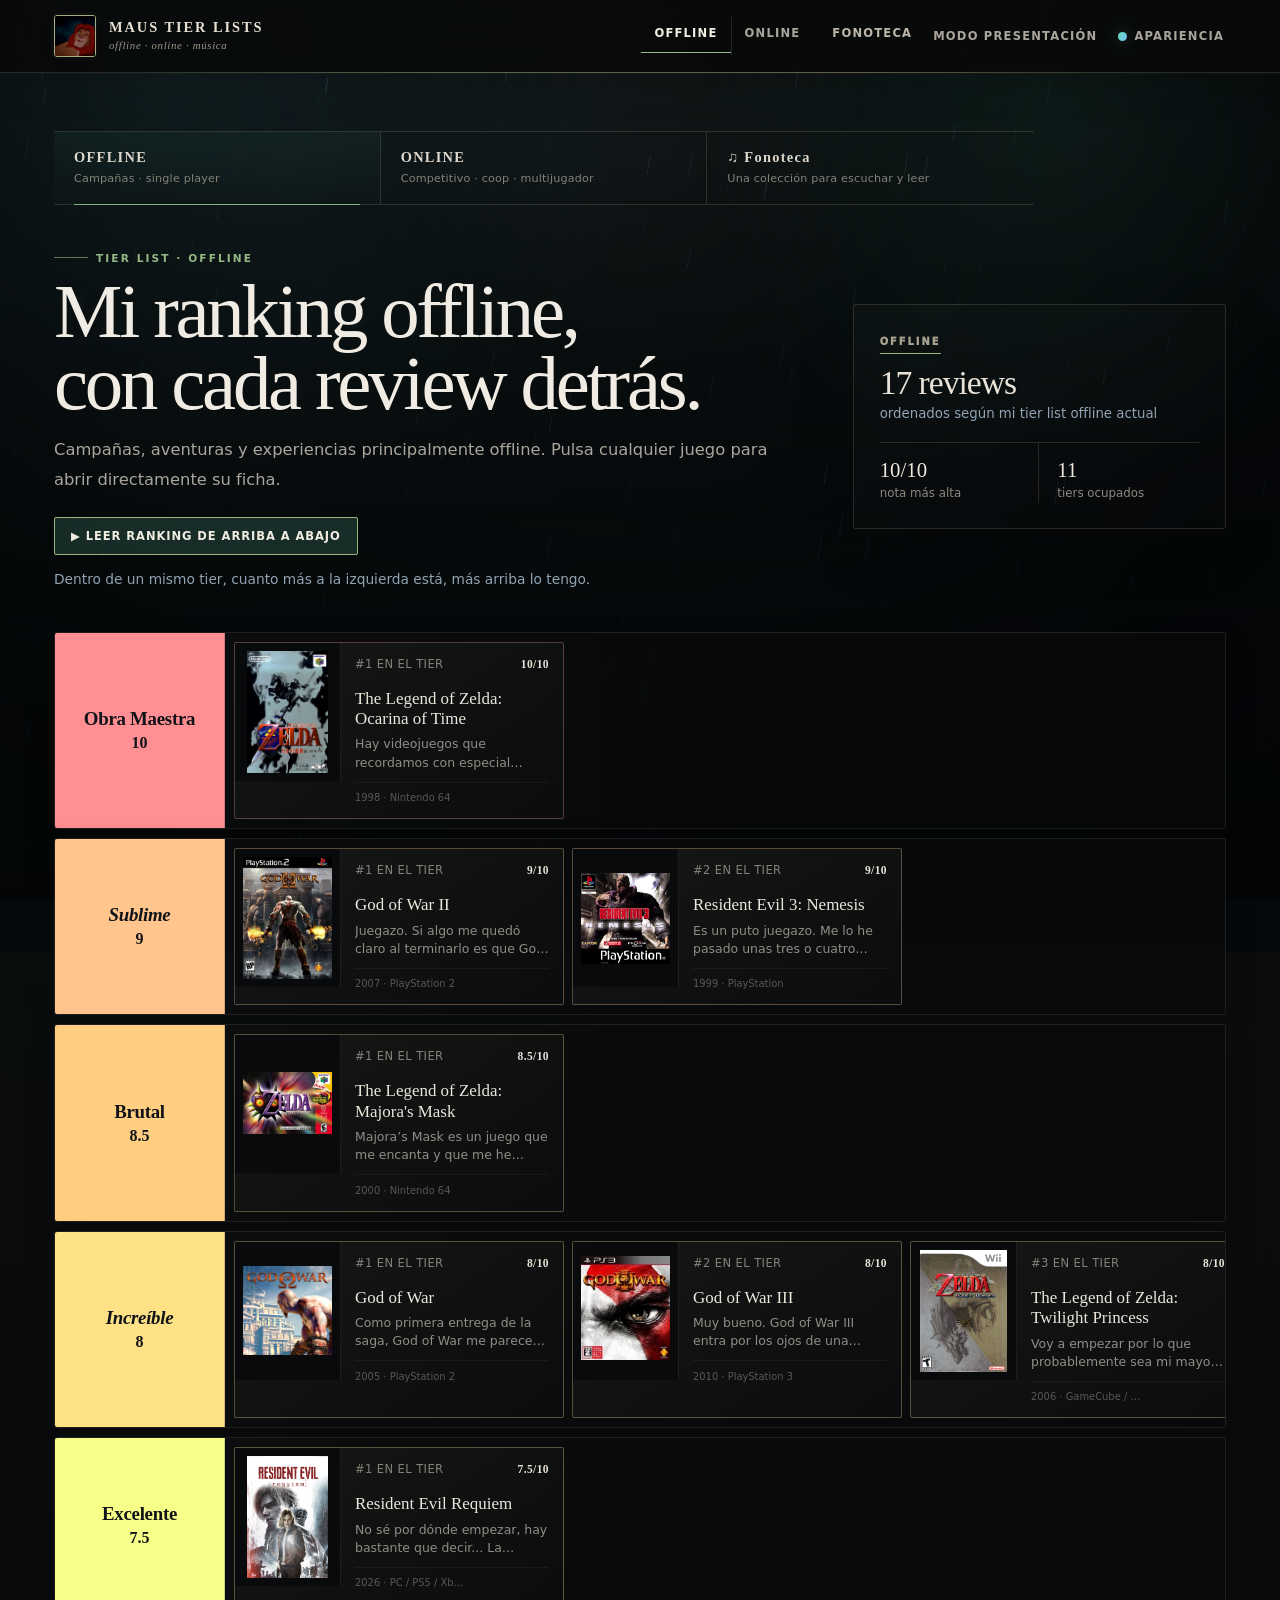
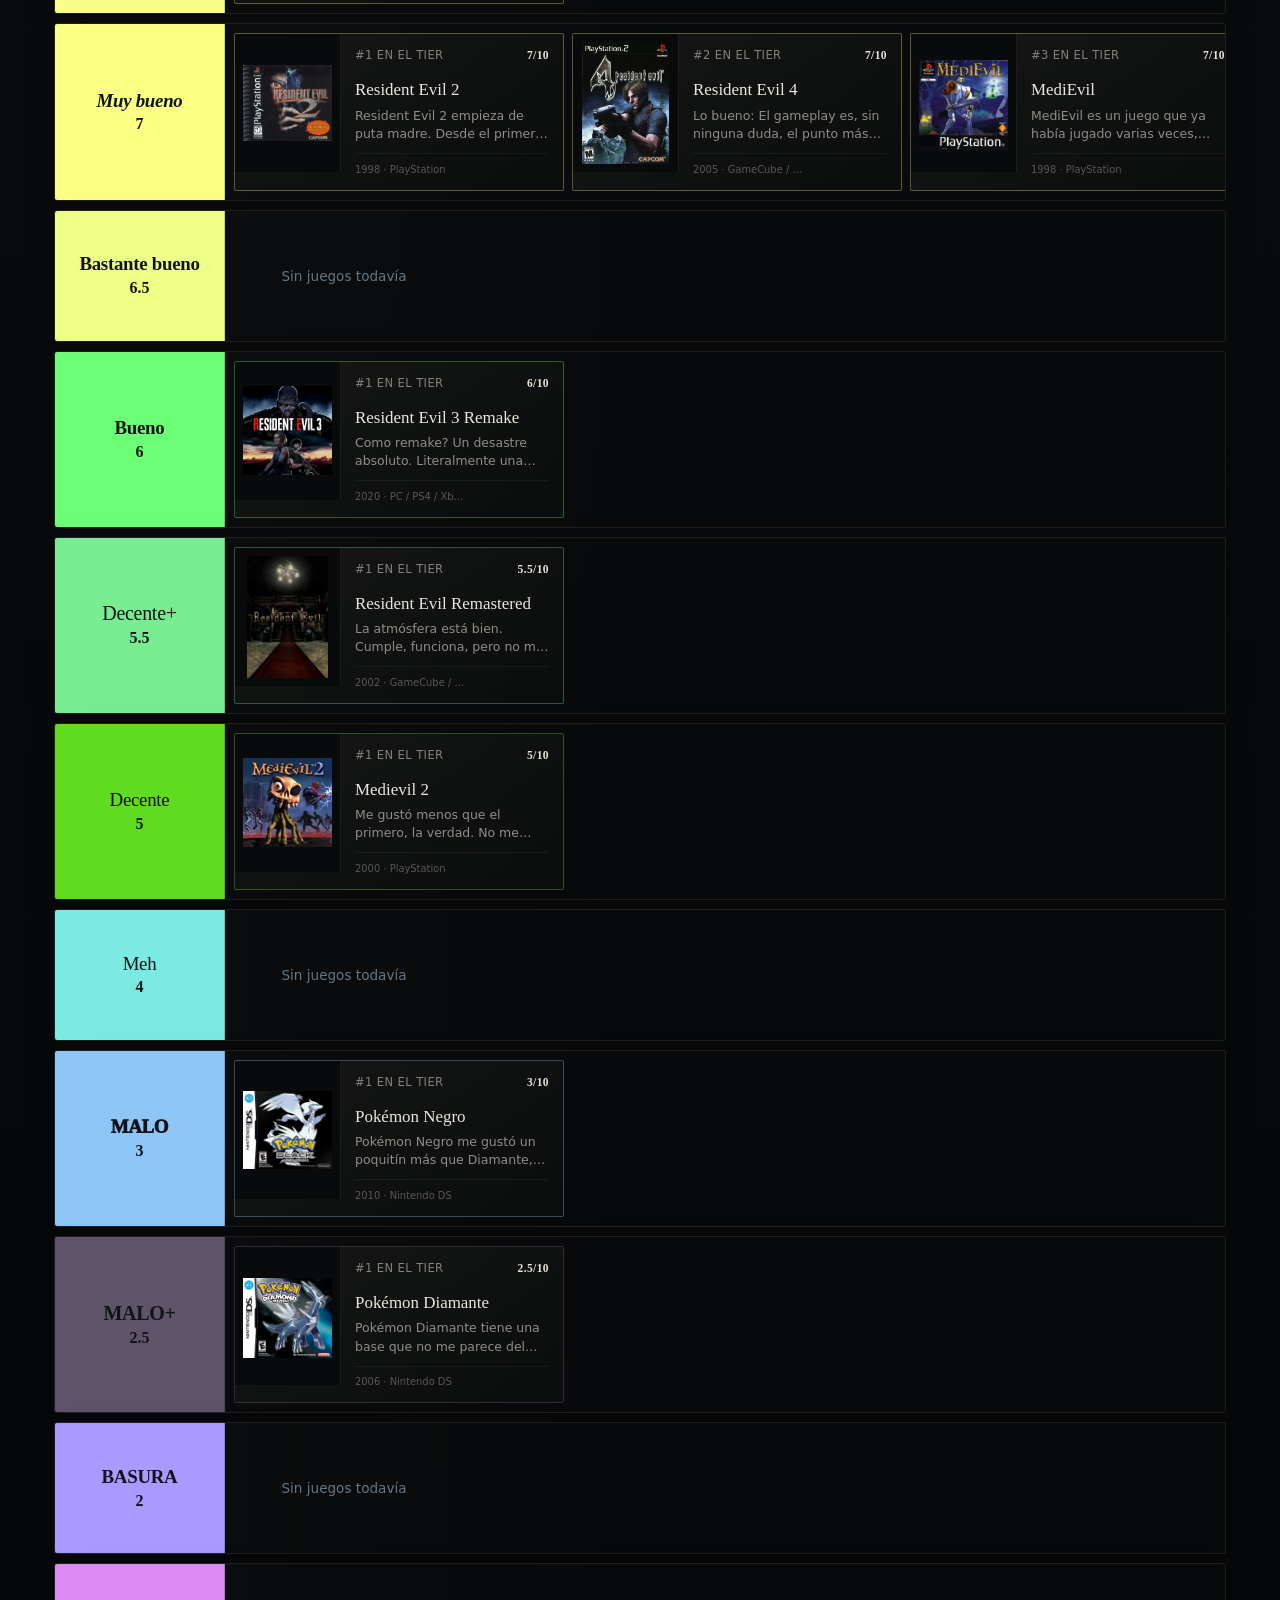
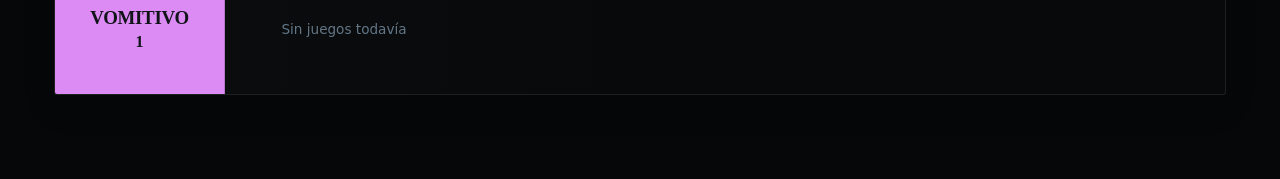
<file: index.html>
<!doctype html>
<html lang="es">
<head>
  <meta charset="utf-8">
  <meta name="viewport" content="width=device-width, initial-scale=1">
  <meta name="theme-color" content="#071018">
  <meta name="description" content="Videojuegos, críticas y músicas que se quedan conmigo.">

  <!-- Previsualización al compartir en WhatsApp, Discord, Telegram, etc. -->
  <meta property="og:title" content="Tier List de Maus">
  <meta property="og:description" content="Videojuegos, críticas y músicas que se quedan conmigo.">
  <meta property="og:type" content="website">
  <meta property="og:url" content="https://eqmaus.github.io/maus-tierlist/">
  <meta property="og:image" content="https://eqmaus.github.io/maus-tierlist/social-preview-v4.6.3.jpg">
  <meta property="og:image:url" content="https://eqmaus.github.io/maus-tierlist/social-preview-v4.6.3.jpg">
  <meta property="og:image:secure_url" content="https://eqmaus.github.io/maus-tierlist/social-preview-v4.6.3.jpg">
  <meta property="og:image:alt" content="Vista del ranking de videojuegos de la Tier List de Maus">
  <link rel="image_src" href="https://eqmaus.github.io/maus-tierlist/social-preview-v4.6.3.jpg">

  <meta name="twitter:card" content="summary_large_image">
  <meta name="twitter:title" content="Tier List de Maus">
  <meta name="twitter:description" content="Videojuegos, críticas y músicas que se quedan conmigo.">
  <meta name="twitter:image" content="https://eqmaus.github.io/maus-tierlist/social-preview-v4.6.3.jpg">
  <title>Tier List de Maus — v5.6.33</title>
  <script>
    // Comprueba la versión publicada sin usar la caché del navegador.
    // Si hay una build nueva, abre la misma página con ?v=X para forzar
    // un documento HTML fresco y conserva la sección actual (#tierlist, etc.).
    window.MAUS_BUILD_VERSION = '5.6.33';
    window.MAUS_CHECK_LATEST_BUILD = function () {
      var currentBuild = window.MAUS_BUILD_VERSION;
      var versionUrl = new URL('./version.json', document.baseURI);
      versionUrl.searchParams.set('_', Date.now().toString());

      return fetch(versionUrl.href, { cache: 'no-store' })
        .then(function (response) {
          if (!response.ok) throw new Error('No se pudo comprobar la versión');
          return response.json();
        })
        .then(function (data) {
          var latestBuild = data && String(data.version || '').trim();
          if (!/^\d+\.\d+\.\d+$/.test(latestBuild)) return;
          var currentParts = currentBuild.split('.').map(Number);
          var latestParts = latestBuild.split('.').map(Number);
          var difference = 0;
          for (var i = 0; i < 3 && !difference; i++) difference = latestParts[i] - currentParts[i];
          if (difference <= 0) return;
          // One attempt per target version, even when HTML caches lag behind.
          var params = new URL(window.location.href).searchParams;
          if (params.get('v') === latestBuild) return;
          try {
            if (sessionStorage.getItem('mausBuildReload') === latestBuild) return;
            sessionStorage.setItem('mausBuildReload', latestBuild);
          } catch (_) {}

          var target = new URL(window.location.href);
          target.searchParams.set('v', latestBuild);

          // Si ya estamos en esa URL pero el HTML sigue siendo antiguo,
          // añade un segundo parámetro único para evitar cualquier caché residual.
          if (target.href === window.location.href) {
            target.searchParams.set('_refresh', Date.now().toString());
          }

          window.location.replace(target.href);
        })
        .catch(function () {
          // Si la comprobación falla, la web sigue cargando con normalidad.
        });
    };

    window.MAUS_CHECK_LATEST_BUILD();
    window.addEventListener('pageshow', function (event) {
      if (event.persisted) window.MAUS_CHECK_LATEST_BUILD();
    });
  </script>
  <link rel="stylesheet" href="css/styles.css?v=5.6.33">
  <link rel="stylesheet" href="css/review-shared.css?v=5.6.33">
  <link rel="stylesheet" href="css/smash-music-sync.css?v=5.6.33">
  <link rel="stylesheet" href="css/effects.css?v=5.6.33">
  <link rel="stylesheet" href="css/music-library.css?v=5.6.33">
</head>
<body data-scene="default">
  <canvas id="stormCanvas" class="storm-canvas" aria-hidden="true"></canvas>
  <div id="stormFlash" class="storm-flash" aria-hidden="true"></div>
  <div id="sceneBackdrop" class="scene-backdrop" aria-hidden="true">
    <div class="scene-base"></div>
    <div class="scene-glow"></div>
  </div>
  <div id="sceneArt" class="scene-art" aria-hidden="true"></div>
  <div class="screen-vignette" aria-hidden="true"></div>

  <header class="site-header">
    <div class="header-inner">
      <a class="brand" href="#tierlist" aria-label="Ir a las tier lists">
        <img class="brand-mark" src="assets/brand/simba.jpg" alt="Simba">
        <span class="brand-copy"><strong>MAUS TIER LISTS</strong><small>offline · online</small></span>
      </a>
      <nav class="main-nav" aria-label="Navegación principal">
        <div class="catalog-nav">
          <a href="#tierlist" data-nav="offline" class="catalog-nav-offline">OFFLINE</a>
          <a href="#online" data-nav="online" class="catalog-nav-online">ONLINE</a>
        </div>
        <a href="#music" data-nav="music" class="nav-resonancias"><span class="nav-resonancias-mark" aria-hidden="true">◖◗</span> Fonoteca</a>
        <button id="presentationModeButton" class="nav-presentation-button" type="button">Modo presentación</button>
        <button id="appearanceButton" class="nav-appearance-button" type="button" aria-haspopup="dialog" aria-expanded="false">Apariencia</button>
      </nav>
      <button id="backgroundViewButton" class="background-view-button" type="button" aria-label="Ocultar interfaz y ver el fondo" title="Ver fondo" hidden>◫ <span>Ver fondo</span></button>
    </div>
  </header>

  <main id="app" class="app-shell" tabindex="-1"></main>

  <section id="appearancePopover" class="appearance-popover" hidden role="dialog" aria-modal="false" aria-labelledby="appearanceHeading">
    <div class="appearance-popover-head">
      <div>
        <small>INTERFAZ</small>
        <strong id="appearanceHeading">Apariencia</strong>
      </div>
      <button id="appearanceCloseButton" class="appearance-close-button" type="button" aria-label="Cerrar selector de apariencia">×</button>
    </div>
    <p>Elige una paleta. Los fondos y los colores propios de cada tier se mantienen.</p>
    <div class="appearance-options">
      <button class="appearance-option" type="button" data-ui-theme-choice="default" aria-pressed="false">
        <span class="appearance-preview appearance-preview-default" aria-hidden="true"><i></i><i></i><i></i></span>
        <span><strong>Original</strong><small>Petróleo oscuro · jade</small></span>
        <b>✓</b>
      </button>
      <button class="appearance-option" type="button" data-ui-theme-choice="black-red" aria-pressed="false">
        <span class="appearance-preview appearance-preview-red" aria-hidden="true"><i></i><i></i><i></i></span>
        <span><strong>Borgoña &amp; Marfil</strong><small>Vino profundo · marfil</small></span>
        <b>✓</b>
      </button>
      <button class="appearance-option" type="button" data-ui-theme-choice="blue-yellow" aria-pressed="false">
        <span class="appearance-preview appearance-preview-blue" aria-hidden="true"><i></i><i></i><i></i></span>
        <span><strong>Medianoche &amp; Oro</strong><small>Azul medianoche · oro viejo</small></span>
        <b>✓</b>
      </button>
    </div>
    <fieldset class="effects-settings" aria-describedby="effectsStatus">
      <legend>Efectos del fondo</legend>
      <div class="effects-options">
        <label class="effects-option"><input type="radio" name="effects-mode" value="full"><span>Completo</span></label>
        <label class="effects-option"><input type="radio" name="effects-mode" value="reduced"><span>Reducido</span></label>
        <label class="effects-option"><input type="radio" name="effects-mode" value="off"><span>Sin efectos</span></label>
      </div>
      <p id="effectsStatus" role="status" aria-live="polite"></p>
    </fieldset>
  </section>

  <button id="restoreUiButton" class="restore-ui-button" type="button" hidden>Devolver interfaz</button>

  <section id="presentationMode" class="presentation-mode" hidden aria-label="Tier list en modo presentación">
    <div class="presentation-stage">
      <header class="presentation-header">
        <div class="presentation-title-block">
          <span class="presentation-kicker">TIER LIST OFFLINE · EDICIÓN DE MAUS</span>
          <h1>Mi ranking de videojuegos offline</h1>
          <p>Campañas, aventuras y experiencias principalmente offline.</p>
        </div>
        <div class="presentation-actions">
          <button id="presentationFullscreenButton" class="presentation-ghost-button" type="button">⛶ Pantalla completa</button>
          <button id="presentationCloseButton" class="presentation-close-button" type="button">Salir</button>
        </div>
      </header>
      <div id="presentationStats" class="presentation-stats" aria-label="Resumen del ranking"></div>
      <div id="presentationTiers" class="presentation-tiers"></div>
      <footer class="presentation-footer">
        <span>Dentro de cada tier, el orden va de izquierda a derecha.</span>
        <span>Pulsa una portada para abrir su review.</span>
      </footer>
    </div>
  </section>

  <section id="player" class="music-widget" hidden aria-label="Tema musical del juego">
    <strong id="playerTitle" class="music-widget-title">—</strong>
    <small id="playerGame" class="music-widget-game">—</small>
    <div class="music-widget-progress">
      <input id="playerSeek" class="range music-seek-range" type="range" min="0" max="1000" step="1" value="0" aria-label="Posición de la canción">
      <div class="music-widget-times" aria-label="Tiempo de reproducción"><span id="playerCurrentTime">0:00</span><span class="music-time-separator" aria-hidden="true">/</span><span id="playerDuration">0:00</span></div>
    </div>
    <label class="music-widget-volume">
      <span>Volumen</span>
      <input id="playerVolume" class="range volume-range" type="range" min="0" max="100" value="52" aria-label="Volumen">
    </label>
    <button id="mobileMusicToggleButton" class="mobile-music-toggle-button" type="button" aria-pressed="false">▶ Reproducir</button>
    <button id="themeInfoButton" class="theme-info-button" type="button">Información de la música</button>
    <audio id="audio" preload="metadata" loop></audio>
  </section>

  <div id="themeInfoModal" class="theme-info-modal" hidden>
    <section class="theme-info-panel" role="dialog" aria-modal="true" aria-labelledby="themeInfoHeading">
      <button id="themeInfoClose" class="theme-info-close" type="button" aria-label="Cerrar información de la música">×</button>
      <div id="themeInfoContent"></div>
    </section>
  </div>

  <div id="saveToast" class="save-toast" hidden>Guardado</div>

  <script src="js/content-model.js?v=5.6.33"></script>
  <script src="js/content-data.js?v=5.6.33"></script>
  <script src="js/music-library.js?v=5.6.33"></script>
  <script src="js/effects.js?v=5.6.33"></script>
  <script src="js/site-data.js?v=5.6.33"></script>
  <script src="js/theme-music.js?v=5.6.33"></script>
  <script src="js/review-renderer.js?v=5.6.33"></script>
  <script src="js/smash-music-sync.js?v=5.6.33"></script>
  <script src="https://challenges.cloudflare.com/turnstile/v0/api.js?render=explicit" async defer></script>
  <script src="js/app.js?v=5.6.33"></script>
  <script src="js/storm.js?v=5.6.33"></script>
</body>
</html>
</file>
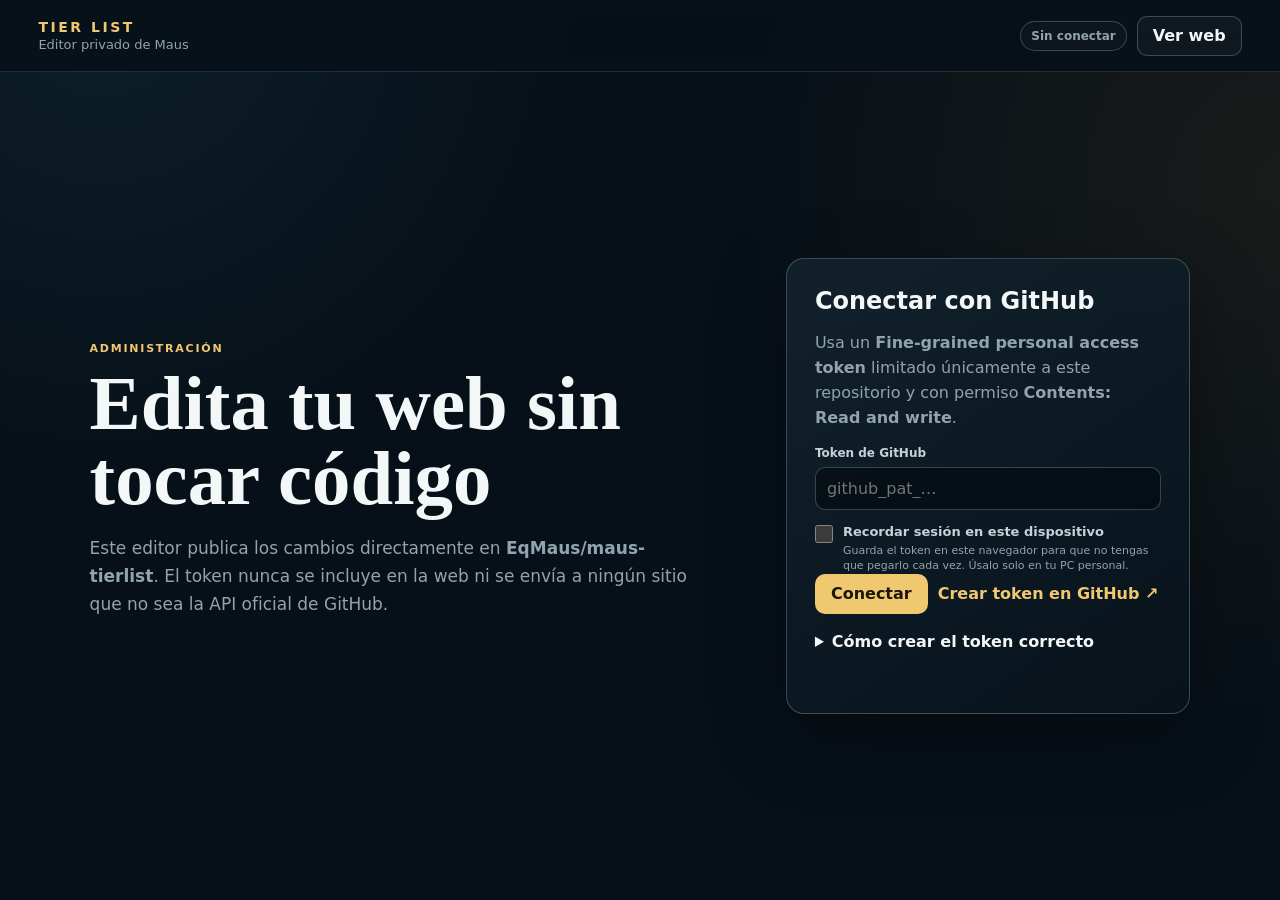
<file: admin.html>
<!doctype html>
<html lang="es">
<head>
  <meta charset="utf-8">
  <meta name="viewport" content="width=device-width, initial-scale=1">
  <meta name="robots" content="noindex,nofollow,noarchive">
  <meta name="theme-color" content="#071018">
  <meta http-equiv="Content-Security-Policy" content="default-src 'self'; connect-src 'self' https://api.github.com https://maus-huellas.enriquegonzalvezastiz.workers.dev; img-src 'self' data: blob: https://avatars.githubusercontent.com; media-src 'self' blob:; style-src 'self'; script-src 'self'; base-uri 'self'; form-action 'none';">
  <title>Editor privado · Tier List de Maus</title>
  <link rel="stylesheet" href="css/review-shared.css?v=5.6.33">
  <link rel="stylesheet" href="css/admin.css?v=5.6.33">
  <link rel="stylesheet" href="css/content-editor.css?v=5.6.33">
</head>
<body>
  <header class="admin-header">
    <a class="brand" href="./#tierlist" aria-label="Volver a la Tier List de Maus">
      <strong>TIER LIST</strong>
      <span>Editor privado de Maus</span>
    </a>
    <div class="header-actions">
      <span id="connectionBadge" class="status-badge">Sin conectar</span>
      <a class="ghost-button" href="./#tierlist">Ver web</a>
      <button id="logoutButton" class="ghost-button" type="button" hidden>Cerrar sesión</button>
    </div>
  </header>

  <main class="admin-shell">
    <section id="loginPanel" class="login-panel">
      <div class="login-copy">
        <span class="eyebrow">ADMINISTRACIÓN</span>
        <h1>Edita tu web sin tocar código</h1>
        <p>Este editor publica los cambios directamente en <strong>EqMaus/maus-tierlist</strong>. El token nunca se incluye en la web ni se envía a ningún sitio que no sea la API oficial de GitHub.</p>
      </div>

      <div class="login-card">
        <h2>Conectar con GitHub</h2>
        <p>Usa un <strong>Fine-grained personal access token</strong> limitado únicamente a este repositorio y con permiso <strong>Contents: Read and write</strong>.</p>
        <label class="field">
          <span>Token de GitHub</span>
          <input id="tokenInput" type="password" autocomplete="off" spellcheck="false" placeholder="github_pat_…">
        </label>
        <label class="remember-session">
          <input id="rememberSession" type="checkbox">
          <span><strong>Recordar sesión en este dispositivo</strong><small>Guarda el token en este navegador para que no tengas que pegarlo cada vez. Úsalo solo en tu PC personal.</small></span>
        </label>
        <div class="login-actions">
          <button id="connectButton" class="primary-button" type="button">Conectar</button>
          <a class="text-link" href="https://github.com/settings/personal-access-tokens/new" target="_blank" rel="noreferrer">Crear token en GitHub ↗</a>
        </div>
        <details class="token-help">
          <summary>Cómo crear el token correcto</summary>
          <ol>
            <li>En GitHub crea un token de acceso específico.</li>
            <li>En <strong>Repository access</strong>, selecciona solo <strong>maus-tierlist</strong>.</li>
            <li>En <strong>Repository permissions</strong>, pon <strong>Contents → Read and write</strong>.</li>
            <li>No necesitas dar acceso a otros repositorios ni permisos adicionales.</li>
          </ol>
        </details>
        <p id="loginError" class="error-message" role="alert"></p>
      </div>
    </section>

    <section id="editorPanel" class="editor-panel" hidden>
      <nav class="editor-sections" aria-label="Sección a editar"><button type="button" data-editor-view="games" aria-pressed="true">Videojuegos</button><button type="button" data-editor-view="music" aria-pressed="false">Archivo musical</button><button type="button" data-editor-view="site" aria-pressed="false">Portadas y web</button></nav>
      <aside class="game-sidebar">
        <div class="sidebar-head">
          <div>
            <span class="eyebrow">JUEGOS</span>
            <strong id="gameCount">0 juegos</strong>
          </div>
          <span id="versionBadge" class="version-badge">v—</span>
        </div>
        <div class="admin-catalog-switch" role="group" aria-label="Tipo de tier list">
          <button id="catalogOfflineButton" class="admin-catalog-button is-active" type="button" data-admin-catalog="offline"><strong>OFFLINE</strong><small id="catalogOfflineCount">0</small></button>
          <button id="catalogOnlineButton" class="admin-catalog-button online" type="button" data-admin-catalog="online"><strong>ONLINE</strong><small id="catalogOnlineCount">0</small></button>
        </div>
        <div class="sidebar-tools">
          <label class="search-box">
            <span class="sr-only">Buscar juego</span>
            <input id="gameSearch" type="search" placeholder="Buscar juego…" autocomplete="off">
          </label>
          <button id="addGameButton" class="add-game-button" type="button">＋ Añadir juego</button>
        </div>
        <div id="gameList" class="game-list" role="listbox" aria-label="Juegos"></div>
      </aside>

      <section class="editor-workspace">
        <div class="workspace-toolbar">
          <div>
            <span class="eyebrow">EDICIÓN</span>
            <h1 id="editorTitle">Selecciona un juego</h1>
            <p id="editorSubtitle">Los cambios no se publican hasta pulsar “Guardar y publicar”.</p>
          </div>
          <div class="publish-actions">
            <span id="dirtyBadge" class="dirty-badge" hidden>Cambios sin publicar</span>
            <button id="discardButton" class="ghost-button" type="button" disabled>Descartar</button>
            <button id="publishButton" class="primary-button" type="button" disabled>Guardar y publicar</button>
          </div>
        </div>

        <div id="publishNotice" class="publish-notice" hidden></div>

        <div id="contentEditorRoot" hidden></div>
        <form id="gameForm" class="game-form" autocomplete="off">
          <section class="form-card">
            <div class="form-card-head">
              <div>
                <span class="eyebrow">FICHA</span>
                <h2>Datos del juego</h2>
              </div>
              <div class="card-head-badges"><button id="deleteGameButton" type="button" class="ghost-button">Eliminar juego</button>
                <span id="newGameBadge" class="new-game-badge" hidden>NUEVO</span>
                <span id="gameIdBadge" class="id-badge">—</span>
              </div>
            </div>

            <div class="form-grid">
              <label class="field field-wide">
                <span>Título</span>
                <input id="fieldTitle" data-field="title" type="text">
              </label>
              <label class="field">
                <span>Catálogo</span><select id="fieldCatalog" data-field="_catalog"><option value="offline">Offline</option><option value="online">Online</option></select></label><label class="field"><span>Año</span>
                <input id="fieldYear" data-field="year" type="text" inputmode="numeric">
              </label>
              <label class="field">
                <span>Fecha de review</span>
                <input id="fieldReviewDate" data-field="reviewDate" type="text" placeholder="DD/MM/AAAA">
              </label>
              <label class="field">
                <span>Plataforma</span>
                <input id="fieldPlatform" data-field="platform" type="text">
              </label>
              <label class="field">
                <span>Franquicia</span>
                <input id="fieldFranchise" data-field="franchise" type="text">
              </label>
              <label class="field">
                <span>Nota</span>
                <select id="fieldScore" data-field="score"></select>
              </label>
              <label class="field">
                <span>Tier</span>
                <input id="fieldLabel" type="text" readonly>
              </label>
              <label class="field">
                <span>Orden dentro del tier</span>
                <div class="tier-order-control"><button id="tierOrderUpButton" type="button" class="icon-button" title="Subir dentro del tier">↑</button><input id="fieldTierOrder" data-field="tierOrder" type="number" min="1" step="1" readonly aria-label="Posición dentro del tier"><button id="tierOrderDownButton" type="button" class="icon-button" title="Bajar dentro del tier">↓</button></div>
              </label>
              <div class="toggle-group">
                <label class="toggle-field">
                  <input id="fieldTierVisible" data-field="tierVisible" type="checkbox">
                  <span>Mostrar en la tier list</span>
                </label>
                <label class="toggle-field">
                  <input id="fieldSpoilers" data-field="spoilers" type="checkbox">
                  <span>Contiene spoilers</span>
                </label>
              </div>
            </div>
          </section>

          <section class="form-card media-card">
            <div class="form-card-head">
              <div>
                <span class="eyebrow">IMÁGENES</span>
                <h2>Portada y fondo</h2>
              </div>
              <span class="muted-note">Se subirán a GitHub al publicar.</span>
            </div>
            <div class="media-grid">
              <div class="asset-panel">
                <div class="asset-preview cover-preview media-position-preview" data-media-position="cover" title="Arrastra la imagen para recolocarla">
                  <img id="coverPreview" alt="Previsualización de portada" draggable="false" hidden>
                  <span id="coverPlaceholder">Sin portada</span>
                  <span class="media-drag-hint" aria-hidden="true">↕ ARRASTRA PARA ENCUADRAR ↔</span>
                </div>
                <div class="asset-copy">
                  <strong>Portada</strong>
                  <small id="coverStatus">Usa JPG, PNG, WEBP o AVIF.</small>
                  <label class="file-button">Elegir portada<input id="coverFile" type="file" accept="image/jpeg,image/png,image/webp,image/avif" hidden></label>
                  <div class="media-position-row"><small id="coverPositionStatus" class="media-position-status">Encuadre: centrado</small><button id="resetCoverPositionButton" class="mini-button media-position-reset" type="button">Centrar</button></div>
                  <button id="clearCoverButton" class="mini-button" type="button" hidden>Cancelar cambio</button>
                </div>
              </div>

              <div class="asset-panel">
                <div class="asset-preview background-preview media-position-preview" data-media-position="background" title="Arrastra la imagen para recolocarla">
                  <img id="backgroundPreview" alt="Previsualización de fondo" draggable="false" hidden>
                  <span id="backgroundPlaceholder">Sin fondo</span>
                  <span class="media-drag-hint" aria-hidden="true">↕ ARRASTRA PARA ENCUADRAR ↔</span>
                </div>
                <div class="asset-copy">
                  <strong>Fondo de la review</strong>
                  <small id="backgroundStatus">Imagen horizontal recomendada.</small>
                  <label class="file-button">Elegir fondo<input id="backgroundFile" type="file" accept="image/jpeg,image/png,image/webp,image/avif" hidden></label>
                  <div class="media-position-row"><small id="backgroundPositionStatus" class="media-position-status">Encuadre: centrado</small><button id="resetBackgroundPositionButton" class="mini-button media-position-reset" type="button">Centrar</button></div>
                  <button id="clearBackgroundButton" class="mini-button" type="button" hidden>Cancelar cambio</button>
                </div>
              </div>
            </div>

            <label class="field ambient-effect-field">
              <span>Efecto ambiental del fondo</span>
              <select id="fieldAmbientEffect" data-field="ambientEffect">
                <option value="none">Ninguno</option>
                <option value="ash-embers">Ceniza + brasas</option>
                <option value="divine-sparks">Motas divinas doradas</option>
                <option value="ember-dust">Brasas + polvo cálido</option>
                <option value="rain-sparks">Lluvia + chispas</option>
                <option value="rain-embers">Lluvia + brasas</option>
                <option value="cold-rain">Lluvia fría</option>
                <option value="mansion-dust">Polvo suspendido</option>
                <option value="village-ash">Ceniza rural</option>
                <option value="ominous-motes">Partículas inquietantes</option>
                <option value="wind-dust">Polvo al viento</option>
                <option value="moon-motes">Partículas lunares</option>
                <option value="twilight-motes">Partículas del Crepúsculo</option>
                <option value="ghost-mist">Niebla espectral</option>
                <option value="crystal-sparkles">Destellos cristalinos</option>
                <option value="dark-motes">Motas oscuras</option>
              </select>
              <small>Se anima únicamente sobre el fondo de la ficha. En móviles se reduce automáticamente.</small>
            </label>
          </section>

          <section class="form-card music-admin-card">
            <div class="form-card-head">
              <div>
                <span class="eyebrow">MÚSICA</span>
                <h2>Banda sonora de la ficha</h2>
              </div>
              <span class="muted-note">MP3 recomendado. Máximo 95 MB.</span>
            </div>

            <div class="music-upload-row">
              <div class="music-file-box">
                <strong id="musicFileName">Sin MP3 nuevo seleccionado</strong>
                <small id="musicFileStatus">Si el juego ya tiene música, seguirá usándola hasta que publiques otra.</small>
                <label class="file-button">Elegir MP3<input id="musicFile" type="file" accept="audio/mpeg,.mp3" hidden></label>
                <button id="clearMusicButton" class="mini-button" type="button" hidden>Cancelar cambio</button>
              </div>
              <audio id="musicPreview" controls preload="metadata" hidden></audio>
            </div>

            <div class="form-grid music-fields">
              <label class="field">
                <span>Nombre del tema</span>
                <input id="fieldMusicTitle" data-music-field="title" type="text" placeholder="Ej. Save Room Theme">
              </label>
              <label class="field">
                <span>Empezar en el segundo</span>
                <input id="fieldMusicStart" data-music-field="startAt" type="number" min="0" step="0.1" placeholder="0">
              </label>
              <label class="field field-wide">
                <span>Compositor / créditos</span>
                <input id="fieldMusicComposer" data-music-field="composer" type="text">
              </label>
              <label class="field field-wide">
                <span>Contexto breve</span>
                <textarea id="fieldMusicContext" data-music-field="context" rows="2" placeholder="Dónde encaja este tema dentro del juego."></textarea>
              </label>
              <label class="field">
                <span>Dónde suena</span>
                <textarea id="fieldMusicWhere" data-music-field="where" rows="4"></textarea>
              </label>
              <label class="field">
                <span>Cómo suena</span>
                <textarea id="fieldMusicSound" data-music-field="sound" rows="4"></textarea>
              </label>
              <label class="field">
                <span>Qué representa</span>
                <textarea id="fieldMusicMeaning" data-music-field="meaning" rows="4"></textarea>
              </label>
              <label class="field">
                <span>Qué hace sentir</span>
                <textarea id="fieldMusicFeeling" data-music-field="feeling" rows="4"></textarea>
              </label>
              <label class="field">
                <span>Función e intención musical</span>
                <textarea id="fieldMusicIntent" data-music-field="intent" rows="4"></textarea>
              </label>
              <label class="field">
                <span>Detalle / por qué funciona</span>
                <textarea id="fieldMusicDetail" data-music-field="detail" rows="4"></textarea>
              </label>
            </div>
          </section>

          <section class="form-card">
            <div class="form-card-head">
              <div>
                <span class="eyebrow">RESUMEN</span>
                <h2>Descripción corta</h2>
              </div>
              <span id="excerptCount" class="counter">0 caracteres</span>
            </div>
            <label class="field">
              <span class="sr-only">Descripción corta</span>
              <textarea id="fieldExcerpt" data-field="excerpt" rows="4"></textarea>
            </label>
          </section>

          <section class="form-card review-card review-visual-card">
            <div class="form-card-head review-editor-heading">
              <div>
                <span class="eyebrow">REVIEW</span>
                <h2>Editor visual</h2>
                <p>Edita por bloques y comprueba el resultado con el mismo renderer que usa la web pública.</p>
              </div>
              <div class="review-heading-actions">
                <span id="reviewCount" class="counter">0 caracteres</span>
                <div class="review-mode-switch" role="group" aria-label="Modo del editor">
                  <button id="reviewEditModeButton" class="is-active" type="button">Editar</button>
                  <button id="reviewPreviewModeButton" type="button">Vista pública</button>
                </div>
              </div>
            </div>

            <div id="reviewFormatToolbar" class="review-format-toolbar" role="toolbar" aria-label="Formato del párrafo seleccionado">
              <span class="review-toolbar-label">PÁRRAFO SELECCIONADO</span>
              <button id="reviewUndoButton" type="button" title="Deshacer (Ctrl+Z)">↶</button>
              <button id="reviewRedoButton" type="button" title="Rehacer (Ctrl+Y)">↷</button>
              <span class="toolbar-separator" aria-hidden="true"></span>
              <button type="button" data-review-format="bold" title="Negrita (Ctrl+B)"><strong>B</strong></button>
              <button type="button" data-review-format="italic" title="Cursiva (Ctrl+I)"><em>I</em></button>
              <button type="button" data-review-format="remove" title="Quitar formato">Aa</button>
              <button id="reviewSplitButton" type="button" title="Dividir el párrafo en el cursor">Dividir</button>
              <span class="review-toolbar-help">Arrastra bloques con ⋮⋮ · Enter crea un párrafo · Shift+Enter hace salto de línea.</span>
            </div>

            <div id="reviewVisualEditor" class="review-visual-editor review-render-root" aria-label="Editor visual de la review"></div>

            <div id="reviewPublicPreview" class="review-public-preview" hidden>
              <div class="review-preview-toolbar">
                <span>PREVISUALIZACIÓN REAL</span>
                <div class="preview-device-switch" role="group" aria-label="Tamaño de previsualización">
                  <button id="reviewDesktopPreviewButton" class="is-active" type="button">🖥 Escritorio</button>
                  <button id="reviewMobilePreviewButton" type="button">📱 Móvil</button>
                </div>
              </div>
              <div id="reviewPreviewViewport" class="review-preview-viewport is-desktop">
                <div id="reviewPreviewScene" class="review-preview-scene">
                  <div id="reviewPreviewAtmosphere" class="review-preview-atmosphere" aria-hidden="true"></div>
                  <article class="review-preview-card">
                    <div class="review-preview-card-head"><span class="eyebrow">MI REVIEW</span><h3>Review</h3></div>
                    <div id="reviewPreviewContent"></div>
                  </article>
                </div>
              </div>
            </div>

            <div class="review-editor-footer">
              <button id="addReviewSectionButton" class="review-add-section" type="button">＋ Añadir sección</button>
              <span>Los cambios se guardan como <strong>reviewSections</strong>; el texto antiguo queda solo como compatibilidad.</span>
            </div>

            <textarea id="fieldReview" data-field="review" class="review-raw-storage" aria-hidden="true" tabindex="-1"></textarea>
          </section>

          <section class="form-card tiers-card">
            <div class="form-card-head">
              <div>
                <span class="eyebrow">ESCALA</span>
                <h2>Editar tiers</h2>
              </div>
              <div class="tier-editor-actions">
                <span class="muted-note">Los cambios reorganizan automáticamente toda la tier list.</span>
                <button id="addTierButton" class="ghost-button" type="button">＋ Crear tier</button>
              </div>
            </div>
            <div id="tierEditor" class="tier-editor"></div>
          </section>
        </form>
      </section>
    </section>
  </main>

  <div id="newGameModal" class="modal-layer" hidden>
    <section class="modal-card" role="dialog" aria-modal="true" aria-labelledby="newGameHeading">
      <span class="eyebrow">NUEVA FICHA</span>
      <h2 id="newGameHeading">Añadir juego</h2>
      <p>Crea el borrador. Después podrás añadir portada, fondo, música, nota y review antes de publicarlo.</p>
      <label class="field">
        <span>Nombre del juego</span>
        <input id="newGameTitle" type="text" autocomplete="off" placeholder="Ej. Sly Cooper 3">
      </label>
      <label class="field">
        <span>ID técnico</span>
        <input id="newGameId" type="text" autocomplete="off" spellcheck="false" placeholder="sly-cooper-3">
        <small class="field-help">Se usa en la URL y en los archivos. Solo minúsculas, números y guiones.</small>
      </label>
      <p id="newGameError" class="error-message" role="alert"></p>
      <div class="modal-actions">
        <button id="cancelNewGameButton" class="ghost-button" type="button">Cancelar</button>
        <button id="createNewGameButton" class="primary-button" type="button">Crear borrador</button>
      </div>
    </section>
  </div>

  <div id="busyOverlay" class="busy-overlay" hidden>
    <div class="busy-card">
      <span class="spinner" aria-hidden="true"></span>
      <strong id="busyTitle">Publicando cambios…</strong>
      <p id="busyText">No cierres esta pestaña.</p>
    </div>
  </div>

  <script src="js/review-renderer.js?v=5.6.33"></script>
  <script src="js/content-model.js?v=5.6.33"></script>
  <script src="js/content-editor.js?v=5.6.33"></script>
  <script src="js/admin.js?v=5.6.33"></script>
</body>
</html>
</file>
<file: css/styles.css>
:root {
  --bg:#071018;
  --bg2:#0a151f;
  --panel:rgba(8,20,30,.78);
  --panel-strong:rgba(8,20,30,.94);
  --panel-soft:rgba(11,26,38,.7);
  --text:#f5f8fb;
  --muted:#91a4b4;
  --faint:#637787;
  --border:rgba(142,185,210,.17);
  --border-strong:rgba(255,255,255,.12);
  --accent:#64dfb4;
  --accent2:#77bdf6;
  --shadow:0 28px 90px rgba(0,0,0,.28);
  --radius:22px;
  --max:1220px;
  --player-h:94px;
  --scene-a:rgba(79,156,188,.13);
  --scene-b:rgba(78,224,179,.10);
}
*{box-sizing:border-box}
html{scroll-behavior:smooth}
body{margin:0;min-width:320px;min-height:100vh;color:var(--text);background:linear-gradient(180deg,#071018,#040a0f);font-family:Inter,ui-sans-serif,system-ui,-apple-system,BlinkMacSystemFont,"Segoe UI",sans-serif;overflow-x:hidden}
body.player-visible{padding-bottom:calc(var(--player-h) + 28px)}
button,input{font:inherit} button{color:inherit} a{color:inherit;text-decoration:none} ::selection{background:rgba(100,223,180,.22)}

.storm-canvas,.storm-flash,.scene-backdrop,.scene-art,.screen-vignette{position:fixed;inset:0;width:100%;height:100%;pointer-events:none}
.storm-canvas{z-index:-7;opacity:.55}
.storm-flash{z-index:-3;background:rgba(var(--flash-rgb,140,210,255),.13);opacity:0}.storm-flash.flash-now{animation:flash .5s ease-out}
@keyframes flash{0%{opacity:0}14%{opacity:.4}30%{opacity:.06}48%{opacity:.22}100%{opacity:0}}
.scene-backdrop{z-index:-6;opacity:.86;transition:opacity .55s ease,filter .55s ease}.scene-base,.scene-glow{position:absolute;inset:0}.scene-base{background:radial-gradient(circle at 16% 12%,var(--scene-a),transparent 34%),radial-gradient(circle at 80% 18%,var(--scene-b),transparent 26%),linear-gradient(180deg,rgba(4,10,15,.08),rgba(3,8,12,.56))}.scene-glow{mix-blend-mode:screen;filter:blur(40px);background:radial-gradient(circle at 50% 18%,rgba(255,255,255,.05),transparent 24%)}
.scene-art{z-index:-5;opacity:0;transition:opacity .5s ease}.scene-art svg,.scene-art .scene-photo{width:100%;height:100%;display:block}.scene-art svg{opacity:.9;filter:drop-shadow(0 20px 40px rgba(0,0,0,.3))}.scene-art .scene-photo{object-fit:cover;object-position:center center;opacity:.78;filter:saturate(1.08) contrast(1.04) brightness(.68)}.scene-active .scene-art{opacity:.98}
.screen-vignette{z-index:-2;background:linear-gradient(180deg,rgba(3,9,14,.16),rgba(3,9,14,.44)),radial-gradient(circle at 50% 18%,transparent 0 32%,rgba(0,0,0,.34) 88%)}

.site-header{position:sticky;top:0;z-index:40;border-bottom:1px solid rgba(255,255,255,.055);background:rgba(4,11,17,.72);backdrop-filter:blur(18px) saturate(130%)}
.header-inner{max-width:var(--max);margin:0 auto;padding:13px 24px;display:flex;align-items:center;gap:28px}.brand{display:inline-flex;align-items:center;gap:10px}.brand-mark{width:38px;height:38px;border-radius:12px;display:block;object-fit:cover;object-position:center;background:linear-gradient(145deg,rgba(100,223,180,.16),rgba(119,189,246,.07));border:1px solid rgba(100,223,180,.26);box-shadow:0 6px 18px rgba(0,0,0,.18)}.brand-copy{display:flex;flex-direction:column;line-height:1.02}.brand-copy strong{font-size:.78rem;letter-spacing:.16em}.brand-copy small{margin-top:4px;color:var(--muted)}
.main-nav{margin-left:auto;display:flex;align-items:center;gap:6px}.main-nav a{padding:10px 13px;border-radius:11px;color:var(--muted);font-size:.93rem;transition:.16s ease}.main-nav a:hover,.main-nav a.is-active{color:#fff;background:rgba(255,255,255,.05)}.main-nav a.is-active{box-shadow:inset 0 -2px var(--accent)}

.app-shell{position:relative;z-index:1;max-width:var(--max);margin:0 auto;padding:44px 24px 84px;outline:none}.page{animation:pageIn .28s ease both}@keyframes pageIn{from{opacity:0;transform:translateY(6px)}to{opacity:1;transform:none}}
.eyebrow{display:inline-flex;align-items:center;gap:8px;color:#91c9ee;font-size:.7rem;font-weight:850;letter-spacing:.17em;text-transform:uppercase}.eyebrow:before{content:"";width:20px;height:1px;background:currentColor;opacity:.55}
.page-title{margin:12px 0 14px;max-width:920px;font-size:clamp(2.8rem,6vw,5.9rem);line-height:.92;letter-spacing:-.055em}.page-lead{max-width:760px;margin:0;color:#a6b5c1;font-size:1.07rem;line-height:1.75}

.tier-hero{display:grid;grid-template-columns:minmax(0,1.1fr) minmax(280px,.55fr);gap:34px;align-items:end;margin-bottom:34px}.tier-hero-panel{border:1px solid var(--border);background:linear-gradient(155deg,rgba(13,28,40,.82),rgba(7,17,25,.72));border-radius:22px;padding:22px;box-shadow:var(--shadow)}.tier-hero-panel strong{display:block;font-size:2rem;letter-spacing:-.03em}.tier-hero-panel small{display:block;color:var(--muted);margin-top:4px}.hero-stat-grid{display:grid;grid-template-columns:repeat(2,1fr);gap:10px;margin-top:18px}.hero-stat{padding:14px;border-radius:14px;background:rgba(255,255,255,.035);border:1px solid rgba(255,255,255,.055)}.hero-stat b{display:block;font-size:1.3rem}.hero-stat span{font-size:.74rem;color:var(--muted)}

.tier-list{display:grid;gap:12px}.tier-row{--tier:#888;display:grid;grid-template-columns:170px minmax(0,1fr);min-height:132px;border-radius:20px;overflow:hidden;border:1px solid rgba(255,255,255,.07);background:rgba(5,13,20,.73);box-shadow:0 18px 50px rgba(0,0,0,.16)}.tier-label{display:flex;flex-direction:column;align-items:center;justify-content:center;text-align:center;padding:18px 14px;background:color-mix(in srgb,var(--tier) 88%,#ffffff 12%);color:#101318;text-shadow:0 1px rgba(255,255,255,.22)}.tier-label strong{font-size:1.22rem;line-height:1.05}.tier-label span{margin-top:5px;font-weight:850}.tier-font-masterpiece{font-family:Georgia,serif;font-weight:900}.tier-font-sublime,.tier-font-incredible{font-family:Georgia,serif;font-style:italic}.tier-font-brutal{font-family:Georgia,serif;font-weight:900;letter-spacing:.03em}.tier-font-excellent{font-family:Georgia,serif}.tier-font-bad{font-weight:950;letter-spacing:.05em;text-transform:uppercase}.tier-custom-font-serif{font-family:Georgia,'Times New Roman',serif}.tier-custom-font-sans{font-family:Arial,Helvetica,sans-serif}.tier-custom-font-rounded{font-family:'Trebuchet MS',Arial,sans-serif}.tier-custom-font-mono{font-family:Consolas,'Courier New',monospace}
.tier-games{display:flex;gap:10px;align-items:stretch;padding:11px;overflow-x:auto;scrollbar-width:thin;scrollbar-color:rgba(255,255,255,.12) transparent}.tier-card{position:relative;flex:0 0 235px;min-height:108px;text-align:left;border:1px solid color-mix(in srgb,var(--tier) 34%,rgba(255,255,255,.08));border-radius:15px;background:linear-gradient(155deg,rgba(17,31,43,.92),rgba(8,18,27,.88));padding:15px 15px 14px;cursor:pointer;overflow:hidden;box-shadow:inset 0 0 0 1px rgba(255,255,255,.02),0 18px 50px rgba(0,0,0,.16);transition:transform .16s ease,border-color .16s ease,background .16s ease,box-shadow .16s ease}.tier-card:before{display:none}.tier-card:hover{transform:translateY(-3px);border-color:color-mix(in srgb,var(--tier) 52%,rgba(255,255,255,.12));box-shadow:inset 0 0 0 1px rgba(255,255,255,.03),0 14px 34px rgba(0,0,0,.18)}.tier-card:active{transform:translateY(-1px) scale(.99)}.tier-card-rank{display:flex;align-items:center;justify-content:space-between;gap:10px;color:var(--muted);font-size:.72rem}.tier-card-score{color:#fff;font-weight:900}.tier-card h3{position:relative;z-index:1;margin:20px 0 0;font-size:1rem;line-height:1.2}.tier-card p{position:relative;z-index:1;margin:7px 0 0;color:var(--muted);font-size:.78rem;line-height:1.45;display:-webkit-box;-webkit-line-clamp:2;-webkit-box-orient:vertical;overflow:hidden}.tier-empty{display:grid;place-items:center;min-width:220px;color:var(--faint);font-size:.85rem}

.library-top{display:flex;align-items:end;justify-content:space-between;gap:22px;margin-bottom:22px}.library-toolbar{display:flex;gap:10px;align-items:center}.search-field{position:relative}.search-field input{width:min(390px,70vw);height:46px;border-radius:14px;border:1px solid var(--border);background:rgba(5,14,22,.72);color:#fff;padding:0 15px;outline:none;transition:.16s}.search-field input:focus{border-color:rgba(100,223,180,.5);box-shadow:0 0 0 3px rgba(100,223,180,.08)}.library-count{color:var(--muted);font-size:.84rem}.game-grid{display:grid;grid-template-columns:repeat(3,minmax(0,1fr));gap:14px}.game-card{--tier:#888;border:1px solid rgba(255,255,255,.07);border-radius:19px;background:linear-gradient(155deg,rgba(14,29,41,.88),rgba(7,17,25,.82));overflow:hidden;min-height:245px;box-shadow:0 18px 50px rgba(0,0,0,.14)}.game-card button{position:relative;width:100%;height:100%;min-height:245px;border:0;background:transparent;text-align:left;padding:20px;cursor:pointer}.game-card button:before{display:none}.game-score{display:flex;align-items:baseline;gap:4px}.game-score b{font-size:2.4rem;line-height:1}.game-score small{color:var(--muted)}.game-tier{display:inline-block;margin-top:8px;color:var(--tier);font-size:.78rem;font-weight:850}.game-card h3{margin:26px 0 9px;font-size:1.3rem;line-height:1.18}.game-card p{margin:0;color:var(--muted);line-height:1.6;font-size:.9rem;display:-webkit-box;-webkit-line-clamp:4;-webkit-box-orient:vertical;overflow:hidden}.card-arrow{position:absolute;top:17px;right:18px;color:var(--muted);font-size:1.15rem;transition:.16s}.game-card:hover .card-arrow{color:#fff;transform:translate(2px,-2px)}

.detail-top{display:flex;align-items:center;justify-content:space-between;gap:18px;margin-bottom:20px}.back-button{border:0;background:transparent;color:#acc0ce;padding:0;cursor:pointer;font-weight:750}.back-button:hover{color:#fff}.detail-hero{--tier:#888;position:relative;overflow:hidden;border:1px solid color-mix(in srgb,var(--tier) 45%,rgba(255,255,255,.07));border-radius:26px;padding:36px 38px 34px;background:linear-gradient(145deg,rgba(8,21,31,.74),rgba(6,14,22,.62));box-shadow:var(--shadow)}.detail-hero>*{position:relative;z-index:1}.detail-hero h1{margin:12px 0 14px;max-width:900px;font-size:clamp(3rem,7vw,6.6rem);line-height:.88;letter-spacing:-.06em}.detail-scoreline{display:flex;flex-wrap:wrap;align-items:center;gap:10px}.score-badge,.tier-badge,.music-badge{display:inline-flex;align-items:center;gap:7px;border-radius:999px;padding:9px 12px;border:1px solid rgba(255,255,255,.09);background:rgba(255,255,255,.035);font-size:.82rem}.score-badge strong{font-size:1rem}.tier-badge{color:var(--tier);border-color:color-mix(in srgb,var(--tier) 40%,rgba(255,255,255,.06))}.music-badge{color:#a7d7c6}
.detail-grid{display:grid;grid-template-columns:minmax(0,1fr) 280px;gap:20px;margin-top:20px}.review-card,.side-card{border:1px solid rgba(255,255,255,.07);border-radius:20px;background:linear-gradient(180deg,rgba(7,18,27,.78),rgba(6,15,22,.68));box-shadow:0 18px 50px rgba(0,0,0,.14)}.review-card{padding:26px 26px 30px}.review-card-head{display:flex;align-items:center;justify-content:space-between;gap:16px;margin-bottom:20px}.review-card h2{margin:5px 0 0;font-size:1.65rem}
.review-layout{display:grid;gap:18px}
.review-section{border:1px solid rgba(255,255,255,.06);border-radius:18px;background:linear-gradient(180deg,rgba(255,255,255,.018),rgba(255,255,255,.01));padding:18px 18px 16px;box-shadow:inset 0 1px rgba(255,255,255,.02)}
.review-section-head{display:inline-flex;align-items:center;gap:8px;margin-bottom:12px;font-size:.74rem;font-weight:900;letter-spacing:.14em;text-transform:uppercase;color:#9fc1d6}
.review-section-head::before{content:'';display:block;width:22px;height:1px;background:linear-gradient(90deg,var(--tier),transparent)}
.review-copy{font-size:1.02rem;line-height:1.9;color:#dce5eb}
.review-copy p{margin:0 0 1.05em}
.review-copy p:last-child{margin-bottom:0}
.review-copy strong{color:#fff}
.review-copy em{color:#f0f4f7}
.review-quote{margin:2px 0;border:1px solid color-mix(in srgb,var(--tier) 24%, rgba(255,255,255,.06));border-radius:18px;padding:18px 18px 16px;background:linear-gradient(135deg, color-mix(in srgb, var(--tier) 14%, rgba(255,255,255,.02)), rgba(255,255,255,.01))}
.review-quote span,.review-verdict span{display:block;margin-bottom:10px;font-size:.74rem;font-weight:900;letter-spacing:.14em;text-transform:uppercase;color:#9fc1d6}
.review-quote blockquote{margin:0;color:#fff;font-size:1.2rem;line-height:1.5;font-weight:700}
.review-verdict{border:1px solid color-mix(in srgb,var(--tier) 34%, rgba(255,255,255,.08));border-radius:20px;padding:19px 18px;background:radial-gradient(circle at 85% 20%, color-mix(in srgb,var(--tier) 18%, transparent), transparent 24%),linear-gradient(180deg,rgba(255,255,255,.03),rgba(255,255,255,.012));box-shadow:0 12px 30px rgba(0,0,0,.12)}
.review-verdict-body{display:block;font-size:1.3rem;line-height:1.45;color:#fff;font-weight:700}.review-verdict-body strong{display:inline;font-size:inherit;line-height:inherit;color:inherit;font-weight:900}
.review-edit-wrap{display:grid;gap:10px}
.review-edit-wrap label{display:grid;gap:9px;font-weight:700;color:#dce6ed}
.review-edit-wrap small{color:var(--muted)}
.review-edit-textarea{min-height:460px;width:100%;resize:vertical;border-radius:18px;border:1px solid rgba(255,255,255,.08);background:rgba(255,255,255,.025);padding:16px 18px;color:#eef7fb;font:inherit;line-height:1.7;outline:none}
.review-edit-textarea:focus{border-color:color-mix(in srgb,var(--tier) 60%, rgba(255,255,255,.2));box-shadow:0 0 0 4px rgba(92,224,178,.12)}
.spoiler-review{border:1px solid rgba(255,211,123,.16);border-radius:15px;overflow:hidden;background:rgba(255,211,123,.035)}.spoiler-review summary{list-style:none;cursor:pointer;padding:16px 17px;color:#ffd98c;font-weight:800}.spoiler-review summary::-webkit-details-marker{display:none}.spoiler-review .review-copy{padding:0 17px 17px}.side-stack{display:grid;gap:12px;align-content:start}.side-card{padding:18px}.side-card h3{margin:0 0 14px;font-size:.72rem;letter-spacing:.15em;color:var(--muted);text-transform:uppercase}.big-score{font-size:4.5rem;line-height:.85;font-weight:950;letter-spacing:-.06em}.big-score small{font-size:1rem;color:var(--muted);letter-spacing:0}.side-tier{display:block;margin-top:11px;color:var(--tier);font-size:1.25rem}.rank-nav{display:grid;gap:8px}.rank-nav button{width:100%;border:1px solid rgba(255,255,255,.07);border-radius:12px;background:rgba(255,255,255,.025);padding:11px 12px;text-align:left;cursor:pointer;color:#dce6ed}.rank-nav button:hover{background:rgba(255,255,255,.055)}.rank-nav small{display:block;color:var(--muted);margin-bottom:3px}

.global-player{position:fixed;left:12px;right:12px;bottom:12px;z-index:60;min-height:var(--player-h);border:1px solid rgba(130,201,178,.22);border-radius:20px;background:rgba(5,15,22,.9);backdrop-filter:blur(22px) saturate(135%);box-shadow:0 20px 70px rgba(0,0,0,.38)}.player-inner{max-width:var(--max);min-height:var(--player-h);margin:0 auto;padding:13px 18px;display:grid;grid-template-columns:auto minmax(190px,.8fr) minmax(260px,1.2fr) 190px;gap:18px;align-items:center}.player-toggle{width:54px;height:54px;border-radius:50%;border:1px solid rgba(100,223,180,.26);background:linear-gradient(145deg,#4bd19f,#2e8f72);color:#04130e;font-weight:950;cursor:pointer;box-shadow:0 10px 28px rgba(60,210,162,.16)}.player-copy{min-width:0}.player-copy span{display:block;color:#8fb4a8;font-size:.64rem;font-weight:850;letter-spacing:.14em}.player-copy strong{display:block;margin-top:4px;white-space:nowrap;overflow:hidden;text-overflow:ellipsis}.player-copy small{display:block;color:var(--muted);white-space:nowrap;overflow:hidden;text-overflow:ellipsis}.player-progress-wrap{min-width:0}.range{width:100%;accent-color:#5bd8ad}.player-times{display:flex;justify-content:space-between;color:var(--muted);font-size:.68rem;margin-top:4px}.player-volume{display:flex;align-items:center;gap:8px}.icon-button{border:0;background:transparent;min-width:40px;min-height:40px;border-radius:10px;cursor:pointer}.icon-button:hover{background:rgba(255,255,255,.05)}
.audio-gate{position:fixed;inset:0;z-index:100;display:grid;place-items:center;padding:20px;background:rgba(2,7,11,.72);backdrop-filter:blur(12px)}.audio-gate[hidden]{display:none!important}.audio-gate-card{position:relative;max-width:470px;border:1px solid var(--border);border-radius:22px;background:rgba(8,20,30,.96);padding:28px;box-shadow:var(--shadow)}.audio-gate-close{position:absolute;right:14px;top:12px;width:38px;height:38px;border:0;border-radius:10px;background:rgba(255,255,255,.04);color:#9eafbb;font-size:1.45rem;cursor:pointer}.audio-gate-close:hover{background:rgba(255,255,255,.08);color:#fff}.audio-gate-actions{display:flex;flex-wrap:wrap;gap:10px;margin-top:18px}.secondary-button{border:1px solid rgba(255,255,255,.09);border-radius:13px;padding:12px 17px;background:rgba(255,255,255,.04);color:#dce7ed;font-weight:800;cursor:pointer}.secondary-button:hover{background:rgba(255,255,255,.075)}.audio-gate-card h2{margin:10px 0 8px;font-size:2rem}.audio-gate-card p{color:var(--muted);line-height:1.65}.primary-button{border:0;border-radius:13px;padding:12px 17px;background:linear-gradient(135deg,#70e8c0,#4ccca2);color:#03120e;font-weight:850;cursor:pointer}.empty-state{grid-column:1/-1;border:1px dashed var(--border);border-radius:18px;padding:30px;color:var(--muted);text-align:center}

@media(max-width:920px){.tier-hero{grid-template-columns:1fr}.game-grid{grid-template-columns:repeat(2,minmax(0,1fr))}.detail-grid{grid-template-columns:1fr}.side-stack{grid-template-columns:repeat(2,minmax(0,1fr))}.player-inner{grid-template-columns:auto minmax(150px,1fr) minmax(180px,1.2fr)}.player-volume{display:none}}
@media(max-width:700px){.header-inner{padding:12px 16px}.brand-copy strong{font-size:.72rem}.main-nav a{padding:9px 10px}.app-shell{padding:30px 14px 72px}.page-title{font-size:clamp(2.5rem,13vw,4rem)}.tier-row{grid-template-columns:100px minmax(0,1fr)}.tier-label{padding:14px 8px}.tier-label strong{font-size:.95rem}.tier-card{flex-basis:210px}.game-grid{grid-template-columns:1fr}.library-top{align-items:stretch;flex-direction:column}.search-field input{width:100%}.detail-hero{padding:28px 20px}.detail-hero h1{font-size:clamp(2.6rem,13vw,4.7rem)}.review-card{padding:20px 18px}.review-section,.review-quote,.review-verdict{padding:16px}.review-quote blockquote{font-size:1.08rem}.review-verdict strong{font-size:1.15rem}.review-edit-textarea{min-height:320px}.side-stack{grid-template-columns:1fr}.player-inner{grid-template-columns:auto minmax(0,1fr);gap:12px}.player-progress-wrap{grid-column:1/-1}.global-player{left:7px;right:7px;bottom:7px}.player-inner{padding:10px 12px}.player-toggle{width:46px;height:46px}.scene-art svg{opacity:.55}.scene-art .scene-photo{opacity:.6}}
@media(prefers-reduced-motion:reduce){*,*:before,*:after{scroll-behavior:auto!important;animation:none!important;transition:none!important}}

body[data-scene="re3-og"]{--scene-a:rgba(154,29,37,.3);--scene-b:rgba(49,116,82,.14)}
body[data-scene="re3-remake"]{--scene-a:rgba(183,61,39,.31);--scene-b:rgba(242,139,80,.16)}
body[data-scene="re2-og"]{--scene-a:rgba(45,87,149,.23);--scene-b:rgba(160,33,45,.08)}
body[data-scene="re1-remaster"]{--scene-a:rgba(51,79,61,.2);--scene-b:rgba(139,99,48,.12)}
body[data-scene="re4-og"]{--scene-a:rgba(122,75,30,.22);--scene-b:rgba(180,111,58,.1)}
body[data-scene="re9"]{--scene-a:rgba(101,31,49,.22);--scene-b:rgba(87,67,138,.14)}
body[data-scene="gow1"]{--scene-a:rgba(206,121,66,.21);--scene-b:rgba(126,86,39,.15)}
body[data-scene="gow2"]{--scene-a:rgba(93,126,241,.18);--scene-b:rgba(238,196,124,.13)}
body[data-scene="gow3"]{--scene-a:rgba(176,63,39,.22);--scene-b:rgba(219,177,104,.1)}
body[data-scene="majoras-mask"]{--scene-a:rgba(137,88,202,.22);--scene-b:rgba(220,126,73,.1)}
body[data-scene="twilight-princess"]{--scene-a:rgba(63,104,187,.2);--scene-b:rgba(81,174,195,.09)}
body[data-scene="sotc"]{--scene-a:rgba(133,170,142,.17);--scene-b:rgba(206,194,139,.08)}
body[data-scene="medievil"]{--scene-a:rgba(83,154,102,.2);--scene-b:rgba(119,78,181,.1)}
body[data-scene="pokemon-diamond"]{--scene-a:rgba(78,151,238,.2);--scene-b:rgba(210,236,255,.08)}
body[data-scene="pokemon-black"]{--scene-a:rgba(90,98,112,.2);--scene-b:rgba(70,121,224,.09)}
.tier-font-very-good{font-family:Georgia,serif;font-style:italic}.tier-font-quite-good{font-weight:750}.tier-font-good{font-weight:720}.tier-font-decent{font-weight:650}.tier-font-meh{font-weight:500;letter-spacing:.02em}

/* ===== MODO EDICIÓN PRIVADO ===== */
.edit-lock-button{
  margin-left:8px;
  min-height:40px;
  display:inline-flex;
  align-items:center;
  gap:8px;
  padding:0 13px;
  border-radius:12px;
  border:1px solid rgba(255,255,255,.08);
  background:rgba(255,255,255,.035);
  color:#9fb1bf;
  cursor:pointer;
  transition:.16s ease;
}
.edit-lock-button:hover{color:#fff;background:rgba(255,255,255,.065);border-color:rgba(255,255,255,.13)}
.edit-lock-button.is-unlocked{color:#07130f;background:linear-gradient(135deg,#72e8c0,#4bcba2);border-color:rgba(112,232,192,.7);font-weight:850;box-shadow:0 8px 28px rgba(70,205,162,.16)}

.admin-gate{
  position:fixed;
  inset:0;
  z-index:140;
  display:grid;
  place-items:center;
  padding:20px;
  background:rgba(2,7,11,.78);
  backdrop-filter:blur(15px) saturate(120%);
}
.admin-gate[hidden],.edit-toolbar[hidden],.save-toast[hidden]{display:none!important}
.admin-gate-card{
  position:relative;
  width:min(460px,100%);
  padding:30px;
  border:1px solid rgba(121,203,176,.22);
  border-radius:24px;
  background:linear-gradient(155deg,rgba(10,24,34,.98),rgba(5,14,21,.98));
  box-shadow:0 32px 110px rgba(0,0,0,.48),inset 0 1px rgba(255,255,255,.05);
}
.admin-gate-card h2{margin:12px 0 8px;font-size:2.2rem;letter-spacing:-.04em}
.admin-gate-card p{margin:0 0 22px;color:var(--muted);line-height:1.65}
.admin-close{position:absolute;right:15px;top:13px;width:38px;height:38px;border:0;border-radius:10px;background:rgba(255,255,255,.04);color:#9eafbb;font-size:1.45rem;cursor:pointer}.admin-close:hover{background:rgba(255,255,255,.08);color:#fff}
.admin-password-field{display:grid;gap:8px;margin-bottom:12px}.admin-password-field span{font-size:.75rem;color:#a9bbc8;font-weight:800;letter-spacing:.08em;text-transform:uppercase}.admin-password-field input{width:100%;height:48px;border-radius:13px;border:1px solid var(--border);background:rgba(3,10,16,.78);color:#fff;padding:0 14px;outline:none}.admin-password-field input:focus{border-color:rgba(100,223,180,.6);box-shadow:0 0 0 3px rgba(100,223,180,.08)}
.admin-error{min-height:22px;color:#ff9d9d;font-size:.84rem;margin:4px 0 10px}

.edit-toolbar{
  position:fixed;
  left:50%;
  top:74px;
  z-index:70;
  transform:translateX(-50%);
  width:min(860px,calc(100vw - 28px));
  display:flex;
  align-items:center;
  justify-content:space-between;
  gap:18px;
  padding:11px 13px 11px 16px;
  border:1px solid rgba(100,223,180,.28);
  border-radius:16px;
  background:rgba(6,19,27,.93);
  backdrop-filter:blur(18px);
  box-shadow:0 18px 60px rgba(0,0,0,.3);
}
.edit-toolbar>span{display:flex;align-items:center;gap:10px;min-width:0}.edit-toolbar b{color:#6fe0b8;white-space:nowrap}.edit-toolbar small{color:var(--muted);overflow:hidden;text-overflow:ellipsis;white-space:nowrap}.edit-toolbar-actions{display:flex;gap:8px}.edit-toolbar button{border:1px solid rgba(255,255,255,.08);border-radius:10px;background:rgba(255,255,255,.04);padding:8px 11px;color:#dce7ed;cursor:pointer;white-space:nowrap}.edit-toolbar button:hover{background:rgba(255,255,255,.075)}
body.edit-mode .app-shell{padding-top:82px}

.save-toast{
  position:fixed;
  right:22px;
  bottom:22px;
  z-index:160;
  padding:11px 14px;
  border:1px solid rgba(100,223,180,.26);
  border-radius:12px;
  background:rgba(6,24,18,.94);
  color:#aaf0d4;
  font-size:.84rem;
  font-weight:800;
  box-shadow:0 16px 48px rgba(0,0,0,.3);
  opacity:0;
  transform:translateY(8px);
  transition:.2s ease;
}
.save-toast.show{opacity:1;transform:none}

body.edit-mode [contenteditable="true"]{outline:1px dashed rgba(100,223,180,.42);outline-offset:4px;border-radius:5px;cursor:text}
body.edit-mode [contenteditable="true"]:focus{outline:2px solid rgba(100,223,180,.68);background:rgba(100,223,180,.07)}
.title-editor{
  width:100%;
  border:1px dashed rgba(100,223,180,.42);
  border-radius:14px;
  background:rgba(3,11,17,.38);
  color:#fff;
  font:inherit;
  font-size:inherit;
  font-weight:inherit;
  letter-spacing:inherit;
  line-height:inherit;
  padding:8px 12px;
  outline:none;
}
.title-editor:focus{border-style:solid;border-color:rgba(100,223,180,.7);box-shadow:0 0 0 4px rgba(100,223,180,.07)}
.score-editor{border:0;background:transparent;color:#fff;font-weight:900;outline:none;cursor:pointer}.score-editor option{background:#0b1822;color:#fff}
.review-edit-wrap{display:grid;gap:8px}.review-edit-wrap label{display:grid;gap:9px;color:#b4c4cf;font-size:.76rem;font-weight:850;letter-spacing:.08em;text-transform:uppercase}.review-edit-textarea{width:100%;min-height:520px;resize:vertical;border:1px solid rgba(100,223,180,.24);border-radius:15px;background:rgba(3,10,16,.55);color:#e7eef2;padding:17px 18px;font:inherit;font-size:.98rem;line-height:1.72;outline:none;white-space:pre-wrap}.review-edit-textarea:focus{border-color:rgba(100,223,180,.58);box-shadow:0 0 0 4px rgba(100,223,180,.06)}.review-edit-wrap>small,.edit-hint{display:block;color:var(--muted);font-size:.76rem;line-height:1.45;margin-top:8px}

@media(max-width:760px){
  .edit-lock-button span{display:none}
  .edit-lock-button{padding:0 11px}
  .edit-toolbar{top:auto;bottom:10px;flex-direction:column;align-items:stretch;gap:9px}
  .edit-toolbar>span{justify-content:center}.edit-toolbar small{display:none}.edit-toolbar-actions{display:grid;grid-template-columns:1fr 1fr}
  body.edit-mode .app-shell{padding-top:44px;padding-bottom:150px}
  body.edit-mode.player-visible .global-player{bottom:105px}
  .review-edit-textarea{min-height:420px}
}

/* ===== v3 interactive editorial layer ===== */
.hero-actions{display:flex;flex-wrap:wrap;gap:10px;margin-top:22px}
.tier-card{display:grid;grid-template-columns:106px minmax(0,1fr);gap:14px;align-items:stretch;padding:0;flex-basis:330px;min-height:138px}
.tier-cover{width:106px;height:138px;min-height:138px;object-fit:contain;object-position:center;display:block;border-right:1px solid rgba(255,255,255,.06);padding:8px;background:linear-gradient(180deg,rgba(255,255,255,.03),rgba(255,255,255,.012));filter:saturate(1) contrast(1.03)}
.cover-fallback{display:grid;place-items:center;background:linear-gradient(145deg,color-mix(in srgb,var(--tier) 24%,#101923),#08121a);color:#fff;font-size:2rem;font-weight:900}
.tier-card-copy{padding:14px 14px 13px 0;min-width:0}
.tier-card h3{margin:18px 0 0}
.tier-card p{margin-top:6px}

.game-card button{display:grid;grid-template-columns:144px minmax(0,1fr);gap:20px;align-items:stretch;padding:0;min-height:272px}
.game-card-cover{width:144px;height:272px;min-height:272px;object-fit:contain;object-position:center;border-right:1px solid rgba(255,255,255,.06);padding:10px;background:linear-gradient(180deg,rgba(255,255,255,.03),rgba(255,255,255,.012));filter:saturate(1) contrast(1.03)}
.game-card-content{padding:20px 20px 18px 0;min-width:0}
.game-card h3{margin-top:25px}

.detail-hero{display:grid;grid-template-columns:216px minmax(0,1fr);gap:28px;align-items:stretch}
.detail-cover{width:216px;height:320px;min-height:320px;max-height:320px;object-fit:contain;object-position:center;border-radius:18px;border:1px solid rgba(255,255,255,.09);box-shadow:0 18px 45px rgba(0,0,0,.24);padding:12px;background:linear-gradient(180deg,rgba(255,255,255,.03),rgba(255,255,255,.012));filter:saturate(1) contrast(1.03)}
.detail-hero-copy{display:flex;flex-direction:column;justify-content:center;min-width:0}
.why-here{margin-top:18px;max-width:760px;border-top:1px solid rgba(255,255,255,.07);padding-top:15px}
.why-here span{display:block;color:#9fc1d6;font-size:.68rem;font-weight:900;letter-spacing:.15em}
.why-here p{margin:7px 0 0;color:#cbd7df;line-height:1.58;font-size:.93rem}

.tour-card strong{display:block;font-size:1.55rem;margin:-2px 0 10px}
.tour-progress{height:6px;border-radius:999px;background:rgba(255,255,255,.06);overflow:hidden;margin-bottom:12px}
.tour-progress i{display:block;height:100%;border-radius:inherit;background:linear-gradient(90deg,#63ddb5,#8bc8f4)}
.tour-exit,.theme-remove{width:100%;margin-top:10px;border:1px solid rgba(255,255,255,.08);border-radius:11px;background:rgba(255,255,255,.03);padding:10px 12px;color:#cbd8e0;cursor:pointer}
.tour-exit:hover,.theme-remove:hover{background:rgba(255,255,255,.06)}
.theme-editor p{color:var(--muted);font-size:.86rem;line-height:1.5}
.theme-file-label{display:grid;place-items:center;margin-top:11px;border:1px dashed rgba(99,221,181,.35);border-radius:12px;padding:12px;background:rgba(99,221,181,.05);color:#bdf2dd;font-weight:850;cursor:pointer}
.theme-file-label:hover{background:rgba(99,221,181,.09)}
.theme-editor small{display:block;margin-top:10px;color:var(--faint);line-height:1.4}


.review-section{position:relative;overflow:hidden}
.review-section:after{content:'';position:absolute;inset:0 auto 0 0;width:2px;background:linear-gradient(180deg,var(--tier),transparent 85%);opacity:.45}
.review-section-head{color:#a9c8da}
.review-verdict{position:relative;overflow:hidden}
.review-verdict:after{content:'';position:absolute;right:-60px;top:-70px;width:180px;height:180px;border-radius:50%;background:radial-gradient(circle,color-mix(in srgb,var(--tier) 22%,transparent),transparent 68%);pointer-events:none}

@media(max-width:900px){
  .detail-hero{grid-template-columns:180px minmax(0,1fr);gap:20px}
  .detail-cover{width:180px;height:270px;min-height:270px}
  .tier-card{flex-basis:300px}
  .game-card button{grid-template-columns:132px minmax(0,1fr);min-height:250px}
  .game-card-cover{width:132px;height:250px;min-height:250px}
}
@media(max-width:700px){
  .tier-card{grid-template-columns:88px minmax(0,1fr);flex-basis:270px}.tier-cover{width:88px;height:118px;min-height:118px;padding:6px}
  .game-card button{grid-template-columns:110px minmax(0,1fr);min-height:222px}.game-card-cover{width:110px;height:222px;min-height:222px;padding:8px}
  .detail-hero{grid-template-columns:1fr}.detail-cover{width:160px;height:240px;min-height:240px;padding:10px}.detail-hero-copy{justify-content:flex-start}
}

.tour-explainer{max-width:720px;margin:13px 0 0;color:var(--muted);font-size:.86rem;line-height:1.6}
.tour-explainer strong{color:#e9f2f7}
.tour-card{border-color:rgba(99,221,181,.18)}
.tour-position{display:flex;align-items:end;justify-content:space-between;gap:14px;margin-bottom:11px}
.tour-position span{color:var(--muted);font-size:.72rem;text-transform:uppercase;letter-spacing:.11em;font-weight:850}
.tour-position strong{margin:0;font-size:1.35rem;color:#fff}
.tour-help{margin:0 0 13px;color:var(--muted);font-size:.82rem;line-height:1.5}

/* v4 stability + editor refinements */
.global-player[hidden], .admin-gate[hidden], .edit-toolbar[hidden], .save-toast[hidden] { display:none !important; }
.recovery-card{max-width:720px;margin:80px auto;border:1px solid var(--border);border-radius:22px;padding:28px;background:rgba(7,18,27,.92);box-shadow:var(--shadow)}
.recovery-card h1{margin:10px 0 8px;font-size:2rem}.recovery-card p{color:var(--muted);line-height:1.65;margin:0 0 18px}
.empty-review{margin:0;color:var(--muted)}
.theme-title-field{display:grid;gap:7px;margin-bottom:10px}.theme-title-field span{color:var(--muted);font-size:.72rem;font-weight:850;letter-spacing:.08em;text-transform:uppercase}.theme-title-field input{width:100%;border:1px solid rgba(255,255,255,.08);border-radius:11px;background:rgba(255,255,255,.025);color:#fff;padding:10px 11px;outline:none}.theme-title-field input:focus{border-color:rgba(100,223,180,.5);box-shadow:0 0 0 3px rgba(100,223,180,.07)}
.theme-file-label{display:flex;justify-content:center;align-items:center;width:100%;border:1px solid rgba(100,223,180,.22);border-radius:11px;background:rgba(100,223,180,.07);padding:10px 12px;color:#bcebdc;font-weight:800;cursor:pointer}.theme-file-label:hover{background:rgba(100,223,180,.11)}
.detail-cover,.tier-cover,.game-card-cover{background:#08111a}
button:focus-visible,a:focus-visible,input:focus-visible,textarea:focus-visible,select:focus-visible,[contenteditable="true"]:focus-visible{outline:2px solid #63ddb5;outline-offset:2px}


.scene-active .detail-hero,.scene-active .review-card,.scene-active .side-card{backdrop-filter:blur(16px) saturate(120%)}
.scene-active .review-card,.scene-active .side-card{background:linear-gradient(180deg,rgba(7,18,27,.72),rgba(6,15,22,.61))}
.scene-active .detail-hero{background:linear-gradient(145deg,rgba(8,21,31,.68),rgba(6,14,22,.56))}
.scene-art .float-slow{animation:sceneFloat 18s ease-in-out infinite alternate}
.scene-art .float-mid{animation:sceneFloat 12s ease-in-out infinite alternate}
.scene-art .pulse-slow{animation:scenePulse 8s ease-in-out infinite infinite}
.scene-art .twinkle{animation:sceneTwinkle 4.6s ease-in-out infinite}
@keyframes sceneFloat{from{transform:translateY(0)}to{transform:translateY(-10px)}}
@keyframes scenePulse{0%,100%{opacity:.55}50%{opacity:.95}}
@keyframes sceneTwinkle{0%,100%{opacity:.18}50%{opacity:.58}}

/* ===== v4.2.4 edición inline de reviews ===== */
.review-layout-editable .review-inline-editor[contenteditable="true"]{
  outline:none!important;
  outline-offset:0!important;
  background:transparent!important;
  border-radius:0;
  cursor:text;
  caret-color:#7ff0c7;
}
.review-layout-editable .review-inline-editor[contenteditable="true"]:focus,
.review-layout-editable .review-inline-editor[contenteditable="true"]:focus-visible{
  outline:none!important;
  box-shadow:none!important;
  background:transparent!important;
}
.review-layout-editable .review-copy p.review-inline-editor{
  white-space:pre-wrap;
}
.review-layout-editable .review-inline-verdict{
  display:block;
  white-space:pre-wrap;
}


/* ===== v4.2.8 modo fondo + control de volumen ===== */
.background-view-button{
  min-height:40px;display:inline-flex;align-items:center;gap:8px;padding:0 13px;border-radius:12px;
  border:1px solid rgba(255,255,255,.08);background:rgba(255,255,255,.035);color:#b2c4d0;
  cursor:pointer;transition:.16s ease;white-space:nowrap
}
.background-view-button:hover{color:#fff;background:rgba(255,255,255,.065);border-color:rgba(255,255,255,.14)}
.restore-ui-button{
  position:fixed;top:18px;right:18px;z-index:500;min-height:44px;padding:0 17px;border-radius:13px;
  border:1px solid rgba(255,255,255,.17);background:rgba(4,12,18,.72);backdrop-filter:blur(14px) saturate(125%);
  color:#f2f7fa;font-weight:850;letter-spacing:.01em;cursor:pointer;box-shadow:0 14px 42px rgba(0,0,0,.28)
}
.restore-ui-button:hover{background:rgba(9,23,33,.88);border-color:rgba(255,255,255,.28)}
body.background-only{overflow:hidden}
body.background-only .edit-toolbar,
body.background-only .admin-gate,
body.background-only .save-toast{display:none!important}
body.background-only .restore-ui-button{display:inline-flex!important;align-items:center;justify-content:center}
.player-volume{display:grid;grid-template-columns:auto auto minmax(90px,1fr);align-items:center;gap:8px}
.volume-label{color:#8fa5b4;font-size:.62rem;font-weight:900;letter-spacing:.12em;white-space:nowrap}
@media(max-width:920px){.background-view-button span{display:none}.background-view-button{padding:0 11px}}
@media(max-width:700px){.restore-ui-button{top:12px;right:12px;min-height:40px;padding:0 14px}.volume-label{display:none}}

/* ===== v4.3 reproductor flotante compacto + lore del tema ===== */
body.player-visible{padding-bottom:0!important}
body.background-only .theme-info-modal{display:none!important}
.music-widget{
  position:fixed;right:18px;bottom:18px;z-index:72;width:238px;
  border:1px solid rgba(139,207,185,.2);border-radius:18px;padding:14px 14px 13px;
  background:linear-gradient(155deg,rgba(7,19,28,.94),rgba(4,12,18,.91));
  backdrop-filter:blur(20px) saturate(135%);box-shadow:0 20px 58px rgba(0,0,0,.34),inset 0 1px rgba(255,255,255,.035);
  user-select:none;touch-action:none;cursor:grab;transition:border-color .16s ease,box-shadow .16s ease,opacity .16s ease
}
.music-widget:hover{border-color:rgba(139,207,185,.31);box-shadow:0 22px 64px rgba(0,0,0,.39),inset 0 1px rgba(255,255,255,.045)}
.music-widget.is-dragging{cursor:grabbing;transition:none;box-shadow:0 26px 74px rgba(0,0,0,.46),inset 0 1px rgba(255,255,255,.05)}
.music-widget[hidden]{display:none!important}
.music-widget-title{display:block;max-width:100%;margin-top:1px;color:#f4f8fa;font-size:1.02rem;line-height:1.25;white-space:nowrap;overflow:hidden;text-overflow:ellipsis}
.music-widget-game{display:block;margin-top:4px;color:#94a8b5;font-size:.74rem;line-height:1.35;white-space:nowrap;overflow:hidden;text-overflow:ellipsis}
.music-widget-volume{display:grid;grid-template-columns:auto minmax(0,1fr);align-items:center;gap:10px;margin-top:15px;color:#8198a7;font-size:.62rem;font-weight:850;letter-spacing:.08em;text-transform:uppercase}
.music-widget-volume input{min-width:0;cursor:pointer;touch-action:auto}
.theme-info-button{width:100%;margin-top:13px;border:1px solid rgba(255,255,255,.08);border-radius:11px;background:rgba(255,255,255,.035);padding:9px 10px;color:#cce0e8;font-size:.73rem;font-weight:850;cursor:pointer;touch-action:auto;transition:.16s ease}
.theme-info-button:hover{background:rgba(255,255,255,.065);border-color:rgba(139,207,185,.22);color:#fff}

.theme-info-modal{position:fixed;inset:0;z-index:180;display:grid;place-items:center;padding:28px;background:rgba(2,7,11,.72);backdrop-filter:blur(16px) saturate(115%)}
.theme-info-modal[hidden]{display:none!important}
.theme-info-panel{position:relative;width:min(980px,100%);max-height:min(86vh,900px);overflow:auto;border:1px solid rgba(255,255,255,.09);border-radius:26px;padding:34px 34px 30px;background:linear-gradient(155deg,rgba(9,24,34,.985),rgba(5,14,21,.985));box-shadow:0 34px 120px rgba(0,0,0,.55),inset 0 1px rgba(255,255,255,.04)}
.theme-info-close{position:sticky;float:right;top:0;margin:-6px -6px 0 12px;width:42px;height:42px;border:1px solid rgba(255,255,255,.08);border-radius:12px;background:rgba(255,255,255,.035);color:#aebdc6;font-size:1.55rem;line-height:1;cursor:pointer;z-index:2}
.theme-info-close:hover{background:rgba(255,255,255,.07);color:#fff}
.theme-info-panel h2{margin:12px 0 2px;padding-right:54px;font-size:clamp(2.4rem,5vw,4.6rem);line-height:.94;letter-spacing:-.055em}
.theme-info-game{margin:8px 0 0;color:#94a8b4;font-size:1rem}
.theme-info-meta{display:grid;grid-template-columns:minmax(0,.75fr) minmax(0,1.25fr);gap:10px;margin:24px 0}
.theme-info-meta>span{display:block;border:1px solid rgba(255,255,255,.065);border-radius:15px;padding:13px 14px;background:rgba(255,255,255,.025);color:#d7e2e8;font-size:.86rem;line-height:1.5}
.theme-info-meta small{display:block;margin-bottom:5px;color:#7fae9f;font-size:.6rem;font-weight:950;letter-spacing:.13em}
.theme-lore-grid{display:grid;grid-template-columns:repeat(2,minmax(0,1fr));gap:11px}
.theme-lore-section{position:relative;overflow:hidden;border:1px solid rgba(255,255,255,.06);border-radius:17px;padding:17px 17px 16px;background:linear-gradient(180deg,rgba(255,255,255,.022),rgba(255,255,255,.012))}
.theme-lore-section:before{content:'';position:absolute;left:0;top:14px;bottom:14px;width:2px;background:linear-gradient(180deg,#72d9b6,rgba(114,217,182,0));opacity:.58}
.theme-lore-section span{display:block;margin-bottom:9px;color:#9fc9bc;font-size:.69rem;font-weight:950;letter-spacing:.13em;text-transform:uppercase}
.theme-lore-section p{margin:0;color:#d2dde4;font-size:.91rem;line-height:1.68}
.theme-info-note{margin:17px 0 0;padding-top:15px;border-top:1px solid rgba(255,255,255,.055);color:#718795;font-size:.72rem;line-height:1.55}
body.theme-info-open{overflow:hidden}

@media(max-width:700px){
  .music-widget{width:224px;right:10px;bottom:10px;padding:13px}
  .music-widget-title{font-size:.94rem}.music-widget-game{font-size:.69rem}
  .theme-info-modal{padding:10px}.theme-info-panel{max-height:94vh;border-radius:20px;padding:24px 18px 22px}
  .theme-info-panel h2{font-size:clamp(2.2rem,12vw,3.6rem);padding-right:42px}
  .theme-info-meta,.theme-lore-grid{grid-template-columns:1fr}
  .theme-info-meta{margin:18px 0}.theme-lore-section{padding:15px}
}


/* ===== v4.3.2 navegación entre reviews + entrada cinematográfica + información musical ampliada ===== */
.review-journey-nav{
  margin-top:20px;border:1px solid rgba(255,255,255,.07);border-radius:21px;padding:18px;
  background:linear-gradient(155deg,rgba(8,21,31,.76),rgba(5,14,21,.67));
  box-shadow:0 18px 50px rgba(0,0,0,.14);backdrop-filter:blur(14px) saturate(118%)
}
.review-journey-head{display:flex;align-items:baseline;justify-content:space-between;gap:16px;margin-bottom:12px;padding:0 2px}
.review-journey-head>span{color:#9fc7b9;font-size:.68rem;font-weight:950;letter-spacing:.16em}
.review-journey-head>small{color:#6f8492;font-size:.72rem}
.review-journey-links{display:grid;grid-template-columns:minmax(0,1fr) auto minmax(0,1fr);gap:10px;align-items:stretch}
.journey-link{position:relative;min-width:0;border:1px solid rgba(255,255,255,.07);border-radius:15px;padding:13px 14px;background:rgba(255,255,255,.025);text-align:left;cursor:pointer;transition:transform .16s ease,border-color .16s ease,background .16s ease}
.journey-link:hover{transform:translateY(-2px);border-color:rgba(113,218,181,.24);background:rgba(255,255,255,.047)}
.journey-link>span{display:block;color:#77bca5;font-size:.61rem;font-weight:950;letter-spacing:.13em}
.journey-link>strong{display:block;margin-top:5px;color:#eef5f8;font-size:.94rem;line-height:1.25;white-space:nowrap;overflow:hidden;text-overflow:ellipsis}
.journey-link>small{display:block;margin-top:4px;color:#778b98;font-size:.68rem}
.journey-link-next{text-align:right}
.journey-current{display:grid;place-items:center;align-content:center;min-width:118px;padding:8px 13px;border-left:1px solid rgba(255,255,255,.05);border-right:1px solid rgba(255,255,255,.05);text-align:center}
.journey-current small{color:#647987;font-size:.56rem;font-weight:950;letter-spacing:.15em}.journey-current strong{max-width:150px;margin-top:4px;color:#aebcc5;font-size:.72rem;line-height:1.25}
.journey-edge{display:flex;align-items:center;color:#607582;font-size:.75rem;line-height:1.4;padding:0 10px}.journey-edge-end{justify-content:flex-end;text-align:right}

.game-page .detail-top{animation:gameUiIn .5s cubic-bezier(.2,.75,.25,1) both}
.game-page .detail-hero{animation:gameUiIn .72s .08s cubic-bezier(.2,.75,.25,1) both}
.game-page .detail-grid{animation:gameUiIn .78s .18s cubic-bezier(.2,.75,.25,1) both}
.game-page .review-journey-nav{animation:gameUiIn .78s .28s cubic-bezier(.2,.75,.25,1) both}
@keyframes gameUiIn{from{opacity:0;transform:translateY(13px)}to{opacity:1;transform:none}}
.scene-art .scene-photo{--scene-photo-opacity:.78;opacity:var(--scene-photo-opacity);animation:gameSceneIn 1.05s cubic-bezier(.18,.7,.22,1) both;will-change:opacity,transform,filter}
@keyframes gameSceneIn{0%{opacity:.12;transform:scale(1.022);filter:saturate(.9) contrast(.98) brightness(.48)}100%{opacity:var(--scene-photo-opacity);transform:scale(1);filter:saturate(1.08) contrast(1.04) brightness(.68)}}
.music-widget:not([hidden]){animation:musicWidgetIn .52s .42s cubic-bezier(.2,.75,.25,1) both}
@keyframes musicWidgetIn{from{opacity:0;transform:translateY(9px) scale(.985)}to{opacity:1;transform:none}}

.theme-thesis{position:relative;overflow:hidden;margin:3px 0 14px;border:1px solid rgba(113,218,181,.15);border-radius:18px;padding:17px 18px;background:linear-gradient(135deg,rgba(91,191,157,.085),rgba(255,255,255,.016))}
.theme-thesis:after{content:'';position:absolute;right:-36px;top:-54px;width:150px;height:150px;border-radius:50%;background:radial-gradient(circle,rgba(105,217,178,.12),transparent 68%);pointer-events:none}
.theme-thesis small{display:block;color:#77bda6;font-size:.61rem;font-weight:950;letter-spacing:.14em}
.theme-thesis strong{position:relative;z-index:1;display:block;max-width:820px;margin-top:7px;color:#f1f6f8;font-family:Georgia,serif;font-size:1.08rem;line-height:1.58;font-weight:600}
.theme-lore-grid{grid-template-columns:repeat(2,minmax(0,1fr))}
.theme-lore-section{min-height:100%}
.theme-lore-section:nth-child(6),.theme-lore-section:nth-child(7),.theme-lore-section:nth-child(8),.theme-lore-section:nth-child(9){background:linear-gradient(180deg,rgba(111,193,166,.032),rgba(255,255,255,.011))}

@media(max-width:700px){
  .review-journey-nav{padding:14px}.review-journey-head{display:block}.review-journey-head>small{display:block;margin-top:4px}
  .review-journey-links{grid-template-columns:1fr 1fr}.journey-current{display:none}.journey-edge{min-height:66px;padding:10px}.journey-link>strong{white-space:normal}
  .scene-art .scene-photo{--scene-photo-opacity:.6}
  .theme-thesis{padding:15px}.theme-thesis strong{font-size:1rem}
}

@media(prefers-reduced-motion:reduce){
  .game-page .detail-top,.game-page .detail-hero,.game-page .detail-grid,.game-page .review-journey-nav,.scene-art .scene-photo,.music-widget:not([hidden]){animation:none!important}
}


/* ===== v4.4.0 timeline musical + presencia de fichas ===== */
.game-card{
  position:relative;
  transition:transform .24s cubic-bezier(.2,.75,.25,1),border-color .24s ease,box-shadow .24s ease;
  transform-origin:center;
  will-change:transform;
}
.game-card:hover,.game-card:focus-within{
  z-index:3;
  transform:translateY(-3px) scale(1.018);
  border-color:rgba(139,207,185,.17);
  box-shadow:0 24px 66px rgba(0,0,0,.25);
}
.game-card:hover .card-arrow,.game-card:focus-within .card-arrow{color:#fff;transform:translate(2px,-2px)}

.music-widget-progress{margin-top:14px}
.music-seek-range{display:block;width:100%;height:18px;cursor:pointer;touch-action:auto}
.music-widget-times{display:flex;justify-content:space-between;margin-top:1px;color:#6f8796;font-size:.61rem;font-variant-numeric:tabular-nums}
.music-widget-volume{margin-top:10px}


/* Más presencia: el contenido de una ficha entra por capas, no de golpe. */
.game-page .detail-top{animation:gameUiInV440 .95s cubic-bezier(.16,.78,.24,1) both}
.game-page .detail-hero{animation:gameUiInV440 1.15s .12s cubic-bezier(.16,.78,.24,1) both}
.game-page .detail-grid{animation:gameUiInV440 1.35s .30s cubic-bezier(.16,.78,.24,1) both}
.game-page .review-journey-nav{animation:gameUiInV440 1.25s .52s cubic-bezier(.16,.78,.24,1) both}
@keyframes gameUiInV440{0%{opacity:0;transform:translateY(22px);filter:blur(3px)}42%{filter:blur(0)}100%{opacity:1;transform:none;filter:none}}
.scene-art .scene-photo{animation:gameSceneInV440 1.7s cubic-bezier(.14,.72,.2,1) both}
@keyframes gameSceneInV440{0%{opacity:.04;transform:scale(1.035);filter:saturate(.78) contrast(.96) brightness(.38) blur(2px)}100%{opacity:var(--scene-photo-opacity);transform:scale(1);filter:saturate(1.08) contrast(1.04) brightness(.68) blur(0)}}
.music-widget:not([hidden]){animation:musicWidgetInV440 .9s .72s cubic-bezier(.18,.75,.24,1) both}
@keyframes musicWidgetInV440{from{opacity:0;transform:translateY(13px) scale(.98)}to{opacity:1;transform:none}}

@media(max-width:700px){
}
@media(prefers-reduced-motion:reduce){
  .game-card,.game-card:hover,.game-card:focus-within{transform:none!important}
  .game-page .detail-top,.game-page .detail-hero,.game-page .detail-grid,.game-page .review-journey-nav,.scene-art .scene-photo,.music-widget:not([hidden]){animation:none!important}
}
/* El atributo hidden debe prevalecer sobre el display del botón. */
.background-view-button[hidden]{display:none!important}


/* ===== v4.5.0 presentación + transiciones de fondo + ajustes de audio ===== */
.nav-presentation-button{
  border:1px solid rgba(122,214,182,.14);border-radius:11px;padding:9px 13px;
  background:linear-gradient(145deg,rgba(100,223,180,.075),rgba(119,189,246,.035));
  color:#b8c8d2;cursor:pointer;font-size:.9rem;font-weight:760;transition:.2s ease
}
.nav-presentation-button:hover{color:#fff;border-color:rgba(122,214,182,.27);background:linear-gradient(145deg,rgba(100,223,180,.12),rgba(119,189,246,.055));transform:translateY(-1px)}

/* Ver fondo: la interfaz se retira, no desaparece de golpe. */
.site-header,.app-shell,.music-widget{
  transition:opacity .62s cubic-bezier(.2,.7,.2,1),transform .72s cubic-bezier(.2,.7,.2,1),filter .62s ease!important
}
.screen-vignette{transition:opacity .72s ease}
.restore-ui-button{opacity:0;transform:translateY(-9px) scale(.98);transition:opacity .36s ease .35s,transform .42s cubic-bezier(.2,.75,.25,1) .35s}
body.background-only .site-header{opacity:0;transform:translateY(-18px);filter:blur(5px);pointer-events:none}
body.background-only .app-shell{opacity:0;transform:translateY(12px) scale(.992);filter:blur(7px);pointer-events:none}
body.background-only .music-widget{opacity:0;transform:translateY(18px) scale(.965);filter:blur(5px);pointer-events:none}
body.background-only .screen-vignette{opacity:.46}
body.background-only .restore-ui-button{opacity:1;transform:none}
body.background-restoring .restore-ui-button{opacity:0;transform:translateY(-8px) scale(.98);transition-delay:0s}

/* Modo presentación */
body.presentation-active{overflow:hidden}
.presentation-mode{
  position:fixed;inset:0;z-index:300;width:100vw;height:100dvh;overflow:hidden;
  opacity:0;transform:scale(1.008);background:#04090d;color:#f6f9fb;
  transition:opacity .38s ease,transform .48s cubic-bezier(.2,.75,.25,1)
}
.presentation-mode[hidden]{display:none!important}
.presentation-mode.is-open{opacity:1;transform:none}
.presentation-mode:before,.presentation-mode:after{content:"";position:absolute;pointer-events:none}
.presentation-mode:before{inset:0;background:
  radial-gradient(circle at 12% 8%,rgba(100,223,180,.12),transparent 28%),
  radial-gradient(circle at 88% 18%,rgba(119,189,246,.09),transparent 27%),
  linear-gradient(145deg,#08131b 0%,#040a0f 48%,#071016 100%)}
.presentation-mode:after{inset:0;opacity:.22;background-image:linear-gradient(rgba(255,255,255,.025) 1px,transparent 1px),linear-gradient(90deg,rgba(255,255,255,.018) 1px,transparent 1px);background-size:54px 54px;mask-image:linear-gradient(to bottom,black,transparent 90%)}
.presentation-stage{position:relative;z-index:1;height:100%;display:grid;grid-template-rows:auto auto minmax(0,1fr) auto;gap:10px;padding:clamp(18px,2.4vh,28px) clamp(22px,3vw,50px) clamp(14px,2vh,23px)}
.presentation-header{display:flex;align-items:flex-start;justify-content:space-between;gap:24px}
.presentation-kicker{display:block;color:#75c6aa;font-size:clamp(.58rem,.72vw,.72rem);font-weight:950;letter-spacing:.22em}
.presentation-title-block h1{margin:5px 0 0;font:700 clamp(2rem,3.5vw,4.1rem)/.98 Georgia,serif;letter-spacing:-.045em}
.presentation-title-block p{margin:7px 0 0;color:#8095a2;font-size:clamp(.7rem,.88vw,.9rem)}
.presentation-actions{display:flex;gap:8px;align-items:center}
.presentation-actions button{min-height:39px;border-radius:11px;padding:0 13px;cursor:pointer;font-weight:800;transition:.18s ease}
.presentation-ghost-button{border:1px solid rgba(255,255,255,.1);background:rgba(255,255,255,.035);color:#9fb2bf}
.presentation-ghost-button:hover{color:#fff;background:rgba(255,255,255,.065)}
.presentation-close-button{border:1px solid rgba(119,216,184,.22);background:rgba(95,208,170,.1);color:#bce7d8}
.presentation-close-button:hover{background:rgba(95,208,170,.17);color:#fff}
.presentation-stats{display:flex;gap:8px}
.presentation-stats>div{display:flex;align-items:baseline;gap:7px;padding:6px 10px;border:1px solid rgba(255,255,255,.055);border-radius:10px;background:rgba(255,255,255,.018)}
.presentation-stats strong{font-size:.92rem;color:#e9f4f1}.presentation-stats span{font-size:.52rem;color:#6f8795;font-weight:950;letter-spacing:.13em}
.presentation-tiers{min-height:0;display:grid;grid-auto-rows:minmax(0,1fr);gap:6px}
.presentation-tier{--tier:#888;min-height:0;display:grid;grid-template-columns:clamp(132px,12vw,190px) minmax(0,1fr);overflow:hidden;border:1px solid color-mix(in srgb,var(--tier) 22%,rgba(255,255,255,.06));border-radius:14px;background:linear-gradient(90deg,color-mix(in srgb,var(--tier) 5%,rgba(8,18,25,.94)),rgba(5,13,19,.78));box-shadow:0 12px 32px rgba(0,0,0,.11)}
.presentation-tier-label{position:relative;display:flex;flex-direction:column;justify-content:center;padding:8px 15px;border-right:1px solid color-mix(in srgb,var(--tier) 24%,rgba(255,255,255,.05));background:linear-gradient(110deg,color-mix(in srgb,var(--tier) 22%,#071019),color-mix(in srgb,var(--tier) 6%,#071019))}
.presentation-tier-label:before{content:"";position:absolute;left:0;top:12%;bottom:12%;width:3px;border-radius:99px;background:var(--tier);box-shadow:0 0 18px color-mix(in srgb,var(--tier) 60%,transparent)}
.presentation-tier-label strong{font-size:clamp(.82rem,1.2vw,1.22rem);line-height:1;color:#f7fbfc;white-space:nowrap;overflow:hidden;text-overflow:ellipsis}
.presentation-tier-label span{margin-top:4px;color:color-mix(in srgb,var(--tier) 68%,#dbe8ec);font-size:.66rem;font-weight:900}
.presentation-tier-games{min-width:0;display:flex;align-items:stretch;gap:6px;padding:5px 7px}
.presentation-game{position:relative;min-width:0;flex:0 1 220px;display:grid;grid-template-columns:auto minmax(0,1fr);gap:8px;align-items:center;padding:4px 9px 4px 4px;border:1px solid rgba(255,255,255,.055);border-radius:10px;background:linear-gradient(145deg,rgba(255,255,255,.035),rgba(255,255,255,.014));color:#fff;text-align:left;cursor:pointer;overflow:hidden;transition:transform .18s ease,border-color .18s ease,background .18s ease}
.presentation-game:hover{z-index:2;transform:translateY(-1px) scale(1.012);border-color:color-mix(in srgb,var(--tier) 38%,rgba(255,255,255,.1));background:rgba(255,255,255,.052)}
.presentation-game img{height:100%;max-height:68px;aspect-ratio:2/3;width:auto;object-fit:contain;border-radius:5px;background:#071018}
.presentation-rank{position:absolute;right:6px;top:4px;color:rgba(255,255,255,.26);font-size:.54rem;font-weight:950;letter-spacing:.06em}
.presentation-game-copy{min-width:0;padding-right:15px}
.presentation-game-copy strong{display:block;white-space:nowrap;overflow:hidden;text-overflow:ellipsis;font-size:clamp(.7rem,.88vw,.9rem);line-height:1.15}
.presentation-game-copy small{display:block;margin-top:4px;color:#758a97;font-size:clamp(.52rem,.63vw,.64rem);white-space:nowrap;overflow:hidden;text-overflow:ellipsis}
.presentation-footer{display:flex;justify-content:space-between;gap:18px;color:#617684;font-size:.58rem;font-weight:750;letter-spacing:.04em}

@media(max-width:1050px){
  .nav-presentation-button{padding:9px 10px;font-size:.82rem}
  .presentation-tier{grid-template-columns:120px minmax(0,1fr)}
  .presentation-game{flex-basis:190px}.presentation-game img{max-height:58px}
}
@media(max-width:760px){
  .presentation-stage{overflow:auto;height:100%;display:block;padding:18px}
  .presentation-header{align-items:flex-start}.presentation-title-block p{display:none}
  .presentation-ghost-button{display:none}.presentation-stats{margin:12px 0}.presentation-tiers{display:grid;gap:8px}
  .presentation-tier{grid-template-columns:96px minmax(0,1fr);min-height:84px}
  .presentation-tier-games{overflow-x:auto}.presentation-game{flex:0 0 180px}.presentation-footer{margin-top:12px}
}
@media(prefers-reduced-motion:reduce){
  .presentation-mode,.presentation-game,.site-header,.app-shell,.music-widget,.restore-ui-button,.screen-vignette{transition:none!important}
}


/* ===== v4.5.2 spoilers universales ===== */
.spoiler-review summary{
  position:relative;transition:background .22s ease,color .22s ease,border-color .22s ease
}
.spoiler-review summary:hover{background:rgba(255,211,123,.045);color:#ffe3a8}
.spoiler-close-label{display:none;color:#dce9ed}
.spoiler-review[open] summary{
  background:rgba(255,255,255,.025);color:#dce9ed;border-bottom:1px solid rgba(255,255,255,.055)
}
.spoiler-review[open] .spoiler-open-label{display:none}
.spoiler-review[open] .spoiler-close-label{display:inline}


/* ===== v4.6.0 · tiempo musical + selector de apariencia ===== */
.nav-appearance-button{
  min-height:39px;display:inline-flex;align-items:center;justify-content:center;padding:0 13px;
  border:1px solid rgba(255,255,255,.08);border-radius:11px;background:rgba(255,255,255,.028);
  color:#9fb2bf;cursor:pointer;font-size:.88rem;font-weight:760;transition:.2s ease
}
.nav-appearance-button:hover,.nav-appearance-button[aria-expanded="true"]{
  color:#fff;border-color:color-mix(in srgb,var(--accent) 35%,rgba(255,255,255,.09));
  background:color-mix(in srgb,var(--accent) 9%,rgba(255,255,255,.025));transform:translateY(-1px)
}
.nav-appearance-button:before{
  content:"";width:9px;height:9px;margin-right:7px;border-radius:50%;
  background:linear-gradient(135deg,var(--accent),var(--accent2));box-shadow:0 0 14px color-mix(in srgb,var(--accent) 30%,transparent)
}

.appearance-popover{
  position:fixed;z-index:230;top:72px;right:max(18px,calc((100vw - var(--max))/2 + 24px));width:min(360px,calc(100vw - 28px));
  padding:17px;border:1px solid color-mix(in srgb,var(--accent) 18%,rgba(255,255,255,.08));border-radius:19px;
  background:linear-gradient(155deg,color-mix(in srgb,var(--panel-strong) 95%,#000),color-mix(in srgb,var(--bg2) 91%,#000));
  backdrop-filter:blur(22px) saturate(130%);box-shadow:0 28px 90px rgba(0,0,0,.42),inset 0 1px rgba(255,255,255,.035);
  opacity:1;transform:translateY(0);animation:appearanceIn .2s cubic-bezier(.2,.75,.25,1) both
}
.appearance-popover[hidden]{display:none!important}
@keyframes appearanceIn{from{opacity:0;transform:translateY(-8px) scale(.985)}to{opacity:1;transform:none}}
.appearance-popover-head{display:flex;align-items:flex-start;justify-content:space-between;gap:15px}
.appearance-popover-head small{display:block;color:var(--accent);font-size:.58rem;font-weight:950;letter-spacing:.16em}
.appearance-popover-head strong{display:block;margin-top:4px;font:700 1.45rem/1.05 Georgia,serif}
.appearance-popover>p{margin:9px 0 14px;color:var(--muted);font-size:.78rem;line-height:1.55}
.appearance-close-button{
  width:34px;height:34px;border:1px solid rgba(255,255,255,.07);border-radius:10px;background:rgba(255,255,255,.025);
  color:var(--muted);font-size:1.25rem;line-height:1;cursor:pointer
}
.appearance-close-button:hover{color:#fff;background:rgba(255,255,255,.06)}
.appearance-options{display:grid;gap:8px}
.appearance-option{
  display:grid;grid-template-columns:58px minmax(0,1fr) 22px;gap:11px;align-items:center;width:100%;padding:10px;
  border:1px solid rgba(255,255,255,.065);border-radius:14px;background:rgba(255,255,255,.018);
  color:#edf4f6;text-align:left;cursor:pointer;transition:transform .16s ease,border-color .16s ease,background .16s ease
}
.appearance-option:hover{transform:translateY(-1px);border-color:rgba(255,255,255,.12);background:rgba(255,255,255,.035)}
.appearance-option.is-selected{
  border-color:color-mix(in srgb,var(--accent) 38%,rgba(255,255,255,.08));
  background:color-mix(in srgb,var(--accent) 8%,rgba(255,255,255,.018))
}
.appearance-option>span:nth-child(2){min-width:0}
.appearance-option strong{display:block;font-size:.82rem}.appearance-option small{display:block;margin-top:3px;color:var(--muted);font-size:.64rem}
.appearance-option>b{opacity:0;color:var(--accent);font-size:.86rem}.appearance-option.is-selected>b{opacity:1}
.appearance-preview{position:relative;height:42px;border-radius:10px;overflow:hidden;border:1px solid rgba(255,255,255,.08);box-shadow:inset 0 1px rgba(255,255,255,.04)}
.appearance-preview i{position:absolute;display:block}
.appearance-preview i:nth-child(1){inset:0}
.appearance-preview i:nth-child(2){left:7px;right:7px;bottom:6px;height:9px;border-radius:4px}
.appearance-preview i:nth-child(3){left:7px;top:7px;width:20px;height:5px;border-radius:3px}
.appearance-preview-default i:nth-child(1){background:linear-gradient(135deg,#071018,#0b2130)}
.appearance-preview-default i:nth-child(2){background:#64dfb4}.appearance-preview-default i:nth-child(3){background:#315b62}
.appearance-preview-red i:nth-child(1){background:linear-gradient(135deg,#0c0809,#2a1117)}
.appearance-preview-red i:nth-child(2){background:#d8c2a4}.appearance-preview-red i:nth-child(3){background:#8f3045}
.appearance-preview-blue i:nth-child(1){background:linear-gradient(135deg,#070b12,#101b2b)}
.appearance-preview-blue i:nth-child(2){background:#c9a55a}.appearance-preview-blue i:nth-child(3){background:#70849d}

/* La lectura temporal es una sola unidad: 1:37 / 5:00. */
.music-widget-times{
  display:flex!important;justify-content:center!important;align-items:center;gap:6px;margin-top:2px;
  color:#8298a6;font-size:.64rem;font-weight:750;font-variant-numeric:tabular-nums;letter-spacing:.015em
}
.music-widget-times #playerCurrentTime{color:#d9e5e9}
.music-time-separator{color:#526a78;font-weight:650}

/* Paletas: cambian la interfaz, no los fondos de juego ni el color de cada tier. */
/* Borgoña & Marfil: club privado, madera oscura, vino profundo y papel marfil. */
body[data-ui-theme="black-red"]{
  --bg:#120b0d;--bg2:#1a1013;--panel:rgba(29,16,20,.82);--panel-strong:rgba(22,12,15,.96);--panel-soft:rgba(38,21,26,.74);
  --text:#f2eadf;--muted:#b9ada1;--faint:#82766d;--border:rgba(216,194,164,.17);--accent:#d8c2a4;--accent2:#8f3045;
  background:linear-gradient(180deg,#120b0d,#070506)
}
/* Medianoche & Oro: azul-negro profundo con metal envejecido, no amarillo saturado. */
body[data-ui-theme="blue-yellow"]{
  --bg:#070b12;--bg2:#0c1320;--panel:rgba(10,18,31,.83);--panel-strong:rgba(7,13,23,.96);--panel-soft:rgba(14,25,41,.74);
  --text:#f1eee6;--muted:#aaa99f;--faint:#72766f;--border:rgba(201,165,90,.17);--accent:#c9a55a;--accent2:#70849d;
  background:linear-gradient(180deg,#080d15,#030507)
}

body[data-ui-theme="black-red"]::selection{background:rgba(216,194,164,.24);color:#fffaf2}
body[data-ui-theme="blue-yellow"]::selection{background:rgba(201,165,90,.25);color:#fffaf0}

body[data-ui-theme="black-red"] .site-header{background:rgba(15,9,11,.84);border-bottom-color:rgba(216,194,164,.09)}
body[data-ui-theme="blue-yellow"] .site-header{background:rgba(5,9,15,.84);border-bottom-color:rgba(201,165,90,.09)}

body[data-ui-theme="black-red"] .eyebrow{color:#d8c2a4}
body[data-ui-theme="blue-yellow"] .eyebrow{color:#c9a55a}
body[data-ui-theme="black-red"] .brand-mark{border-color:rgba(216,194,164,.28);background:linear-gradient(145deg,rgba(216,194,164,.11),rgba(143,48,69,.055))}
body[data-ui-theme="blue-yellow"] .brand-mark{border-color:rgba(201,165,90,.28);background:linear-gradient(145deg,rgba(201,165,90,.11),rgba(112,132,157,.055))}

body[data-ui-theme="black-red"] :is(.tier-hero-panel,.game-card,.review-card,.side-card,.review-journey-nav){
  background:linear-gradient(155deg,rgba(34,18,23,.87),rgba(13,9,11,.8))
}
body[data-ui-theme="blue-yellow"] :is(.tier-hero-panel,.game-card,.review-card,.side-card,.review-journey-nav){
  background:linear-gradient(155deg,rgba(13,23,38,.88),rgba(6,11,19,.81))
}
body[data-ui-theme="black-red"].scene-active :is(.review-card,.side-card){background:linear-gradient(180deg,rgba(31,17,21,.73),rgba(13,9,11,.64))}
body[data-ui-theme="blue-yellow"].scene-active :is(.review-card,.side-card){background:linear-gradient(180deg,rgba(12,22,37,.74),rgba(6,11,19,.64))}
body[data-ui-theme="black-red"].scene-active .detail-hero{background:linear-gradient(145deg,rgba(35,19,24,.69),rgba(13,9,11,.58))}
body[data-ui-theme="blue-yellow"].scene-active .detail-hero{background:linear-gradient(145deg,rgba(13,24,40,.7),rgba(6,11,19,.59))}

body[data-ui-theme="black-red"] :is(.search-field input,.music-widget,.theme-info-panel){
  background:linear-gradient(155deg,rgba(29,16,20,.97),rgba(11,8,10,.95))
}
body[data-ui-theme="blue-yellow"] :is(.search-field input,.music-widget,.theme-info-panel){
  background:linear-gradient(155deg,rgba(11,20,34,.97),rgba(5,9,16,.95))
}

body[data-ui-theme="black-red"] :is(.music-widget,.theme-info-button:hover,.search-field input:focus,.background-view-button:hover,.nav-presentation-button:hover){border-color:rgba(216,194,164,.29)}
body[data-ui-theme="blue-yellow"] :is(.music-widget,.theme-info-button:hover,.search-field input:focus,.background-view-button:hover,.nav-presentation-button:hover){border-color:rgba(201,165,90,.3)}
body[data-ui-theme="black-red"] .search-field input:focus{box-shadow:0 0 0 3px rgba(216,194,164,.075)}
body[data-ui-theme="blue-yellow"] .search-field input:focus{box-shadow:0 0 0 3px rgba(201,165,90,.075)}

body[data-ui-theme="black-red"] :is(.review-journey-head>span,.journey-link>span,.theme-thesis small,.theme-lore-section span,.presentation-kicker){color:#d8c2a4}
body[data-ui-theme="blue-yellow"] :is(.review-journey-head>span,.journey-link>span,.theme-thesis small,.theme-lore-section span,.presentation-kicker){color:#c9a55a}

body[data-ui-theme="black-red"] .theme-lore-section:before{background:linear-gradient(180deg,#d8c2a4,rgba(216,194,164,0))}
body[data-ui-theme="blue-yellow"] .theme-lore-section:before{background:linear-gradient(180deg,#c9a55a,rgba(201,165,90,0))}
body[data-ui-theme="black-red"] .theme-thesis{border-color:rgba(216,194,164,.16);background:linear-gradient(135deg,rgba(216,194,164,.065),rgba(143,48,69,.018))}
body[data-ui-theme="blue-yellow"] .theme-thesis{border-color:rgba(201,165,90,.16);background:linear-gradient(135deg,rgba(201,165,90,.065),rgba(112,132,157,.018))}

body[data-ui-theme="black-red"] .nav-presentation-button{border-color:rgba(216,194,164,.18);background:linear-gradient(145deg,rgba(216,194,164,.065),rgba(143,48,69,.025))}
body[data-ui-theme="blue-yellow"] .nav-presentation-button{border-color:rgba(201,165,90,.19);background:linear-gradient(145deg,rgba(201,165,90,.07),rgba(112,132,157,.025))}

body[data-ui-theme="black-red"] .presentation-mode:before{
  background:radial-gradient(circle at 12% 8%,rgba(143,48,69,.12),transparent 29%),
             radial-gradient(circle at 88% 18%,rgba(216,194,164,.065),transparent 28%),
             linear-gradient(145deg,#1d0f14 0%,#080607 49%,#140b0e 100%)
}
body[data-ui-theme="blue-yellow"] .presentation-mode:before{
  background:radial-gradient(circle at 12% 8%,rgba(201,165,90,.085),transparent 29%),
             radial-gradient(circle at 88% 18%,rgba(112,132,157,.10),transparent 28%),
             linear-gradient(145deg,#0f1827 0%,#04070c 49%,#0b111d 100%)
}
body[data-ui-theme="black-red"] .presentation-close-button{border-color:rgba(216,194,164,.24);background:rgba(216,194,164,.08);color:#eadbc7}
body[data-ui-theme="blue-yellow"] .presentation-close-button{border-color:rgba(201,165,90,.25);background:rgba(201,165,90,.085);color:#e1c98f}

body[data-ui-theme="black-red"][data-scene="default"]{--scene-a:rgba(117,31,49,.12);--scene-b:rgba(216,194,164,.055)}
body[data-ui-theme="blue-yellow"][data-scene="default"]{--scene-a:rgba(59,78,105,.14);--scene-b:rgba(201,165,90,.055)}

@media(max-width:1050px){
  .nav-appearance-button{padding:0 10px;font-size:.82rem}
}
@media(max-width:760px){
  .appearance-popover{top:66px;right:10px}
}
@media(prefers-reduced-motion:reduce){
  .appearance-popover,.appearance-option,.nav-appearance-button{animation:none!important;transition:none!important}
}

body.background-only .appearance-popover{display:none!important}



/* =========================================================
   v4.11.0 · EFECTOS AMBIENTALES DE LOS FONDOS (ajustados)
   Más exagerados y con personalidad propia por juego.
   ========================================================= */
.scene-art { overflow: hidden; }
.scene-art .scene-photo { position: absolute; inset: 0; z-index: 0; }
.scene-effects {
  position: absolute;
  inset: 0;
  z-index: 1;
  overflow: hidden;
  pointer-events: none;
  contain: strict;
}
.scene-effects::before,
.scene-effects::after {
  content: "";
  position: absolute;
  inset: 0;
  pointer-events: none;
}
.scene-effects .ambient-particle {
  position: absolute;
  left: var(--x);
  top: var(--y);
  width: var(--s);
  height: var(--s);
  opacity: var(--o);
  transform: translate3d(0,0,0) rotate(var(--r));
  will-change: transform, opacity;
}

/* God of War III · mucha más ceniza y brasas */
.effect-ash-embers::before {
  background: radial-gradient(circle at 50% 20%, rgba(255,140,74,.08), transparent 40%),
              linear-gradient(180deg, rgba(50,35,25,.16), transparent 40%, rgba(0,0,0,.2));
}
.effect-ash-embers .ambient-particle {
  border-radius: 50%;
  background: rgba(214,214,205,.82);
  box-shadow: 0 0 6px rgba(255,252,235,.16);
  animation: ambientAshHeavy calc(var(--d) * .92) linear var(--delay) infinite;
}
.effect-ash-embers .ambient-v0,
.effect-ash-embers .ambient-v2,
.effect-ash-embers .ambient-v4 {
  width: calc(var(--s) * .72);
  height: calc(var(--s) * 2.15);
  border-radius: 60% 20% 60% 25%;
  background: rgba(255,112,38,.92);
  box-shadow: 0 0 10px rgba(255,74,24,.75), 0 0 24px rgba(255,74,24,.28);
  animation: ambientEmberRiseHot calc(var(--d) * .7) ease-out var(--delay) infinite;
}

/* God of War II · mucho más marcado, motas divinas y energía */
.effect-divine-sparks::before {
  background: radial-gradient(circle at 52% 24%, rgba(255,228,147,.09), transparent 36%),
              radial-gradient(circle at 60% 30%, rgba(100,165,255,.06), transparent 40%);
  animation: ambientPulse 6s ease-in-out infinite alternate;
}
.effect-divine-sparks .ambient-particle {
  border-radius: 50%;
  background: rgba(255,225,136,.92);
  box-shadow: 0 0 8px rgba(255,220,130,.7), 0 0 22px rgba(114,155,255,.25);
  animation: ambientDivineStrong calc(var(--d) * .92) ease-in-out var(--delay) infinite alternate;
}
.effect-divine-sparks .ambient-v1,
.effect-divine-sparks .ambient-v3 {
  width: calc(var(--s) * .55);
  height: calc(var(--s) * 2.8);
  border-radius: 50%;
}
.effect-divine-sparks .ambient-v0,
.effect-divine-sparks .ambient-v4 {
  background: rgba(185,224,255,.75);
  box-shadow: 0 0 12px rgba(143,198,255,.45);
}

/* God of War I · muchísimo más polvo y aire de desierto sucio */
.effect-ember-dust::before {
  background: linear-gradient(180deg, rgba(154,109,64,.14), rgba(0,0,0,0) 28%),
              radial-gradient(circle at 30% 72%, rgba(183,130,71,.12), transparent 45%);
}
.effect-ember-dust::after {
  inset: -5% -20% -5% -20%;
  background: linear-gradient(90deg, transparent, rgba(196,156,110,.08), transparent);
  filter: blur(12px);
  animation: ambientDustSheet 12s linear infinite;
}
.effect-ember-dust .ambient-particle {
  border-radius: 50%;
  background: rgba(215,182,138,.62);
  box-shadow: 0 0 4px rgba(245,216,177,.08);
  animation: ambientDesertDust calc(var(--d) * .7) linear var(--delay) infinite;
}
.effect-ember-dust .ambient-v0,
.effect-ember-dust .ambient-v4 {
  background: rgba(233,193,128,.78);
  filter: blur(.15px);
}

/* RE3 lluvia + chispas / brasas */
.effect-rain-sparks .ambient-particle,
.effect-rain-embers .ambient-particle {
  width: 1.1px;
  height: calc(34px + var(--s) * 6);
  border-radius: 999px;
  background: linear-gradient(to bottom, rgba(200,225,255,0), rgba(205,230,255,.72));
  transform: rotate(10deg);
  animation: ambientRainDense calc(var(--d) * .26) linear var(--delay) infinite;
}
.effect-rain-sparks .ambient-v0,
.effect-rain-sparks .ambient-v4,
.effect-rain-embers .ambient-v0,
.effect-rain-embers .ambient-v4 {
  width: calc(var(--s) * .62);
  height: calc(var(--s) * 2.1);
  background: rgba(255,120,44,.95);
  box-shadow: 0 0 10px rgba(255,70,20,.8);
}
.effect-rain-sparks .ambient-v0,
.effect-rain-sparks .ambient-v4 { animation: ambientSparkFallFast calc(var(--d) * .56) ease-out var(--delay) infinite; }
.effect-rain-embers .ambient-v0,
.effect-rain-embers .ambient-v4 { animation: ambientEmberRiseHot calc(var(--d) * .78) ease-out var(--delay) infinite; }

/* RE2 · muchísimo más polvo, menos lluvia */
.effect-cold-rain::before {
  background: linear-gradient(180deg, rgba(145,165,183,.08), transparent 20%),
              radial-gradient(circle at 55% 44%, rgba(211,218,227,.06), transparent 46%);
}
.effect-cold-rain .ambient-particle {
  border-radius: 50%;
  background: rgba(214,212,200,.46);
  box-shadow: 0 0 5px rgba(255,255,255,.07);
  animation: ambientDustFloatHeavy calc(var(--d) * .92) ease-in-out var(--delay) infinite alternate;
}
.effect-cold-rain .ambient-v1,
.effect-cold-rain .ambient-v3 {
  width: calc(var(--s) * 1.55);
  height: max(1px, calc(var(--s) * .22));
  border-radius: 999px;
  background: rgba(214,212,200,.35);
  animation: ambientCrossDraft calc(var(--d) * .8) linear var(--delay) infinite;
}

/* RE1 · hojas beige/marrones y viento polvoriento */
.effect-mansion-dust::before {
  background: linear-gradient(180deg, rgba(127,108,82,.09), transparent 26%);
}
.effect-mansion-dust .ambient-particle {
  border-radius: 50% 10% 50% 15%;
  width: calc(var(--s) * 1.35);
  height: calc(var(--s) * 2.1);
  background: rgba(154,126,84,.78);
  box-shadow: 0 0 5px rgba(64,48,30,.12);
  animation: ambientLeafWind calc(var(--d) * .8) linear var(--delay) infinite;
}
.effect-mansion-dust .ambient-v1,
.effect-mansion-dust .ambient-v4 {
  background: rgba(204,184,145,.84);
}
.effect-mansion-dust .ambient-v2 {
  width: calc(var(--s) * 2);
  height: max(1px, calc(var(--s) * .25));
  border-radius: 999px;
  background: rgba(201,181,149,.4);
  animation: ambientDustGust calc(var(--d) * .7) linear var(--delay) infinite;
}

/* RE4 · muchísimo más marcado */
.effect-village-ash::before {
  background: linear-gradient(180deg, rgba(138,94,54,.1), transparent 24%);
}
.effect-village-ash .ambient-particle {
  border-radius: 50%;
  background: rgba(201,177,131,.54);
  animation: ambientVillageAsh calc(var(--d) * .72) linear var(--delay) infinite;
}
.effect-village-ash .ambient-v0,
.effect-village-ash .ambient-v3 {
  width: calc(var(--s) * .72);
  height: calc(var(--s) * 1.9);
  background: rgba(255,128,58,.92);
  box-shadow: 0 0 9px rgba(255,92,32,.58);
  animation: ambientEmberRiseHot calc(var(--d) * .78) ease-out var(--delay) infinite;
}

/* Requiem · muchísimo más viento sucio y polvo */
.effect-ominous-motes::before {
  background: linear-gradient(180deg, rgba(92,77,60,.11), transparent 22%),
              radial-gradient(circle at 62% 28%, rgba(122,98,75,.08), transparent 40%);
}
.effect-ominous-motes::after {
  inset: -10% -20%;
  background: linear-gradient(90deg, transparent, rgba(173,145,113,.06), transparent);
  filter: blur(16px);
  animation: ambientDustSheet 10s linear infinite reverse;
}
.effect-ominous-motes .ambient-particle {
  border-radius: 50%;
  background: rgba(177,152,121,.48);
  box-shadow: 0 0 8px rgba(145,114,86,.1);
  animation: ambientDirtyDust calc(var(--d) * .68) linear var(--delay) infinite;
}
.effect-ominous-motes .ambient-v1,
.effect-ominous-motes .ambient-v3 {
  width: calc(var(--s) * 2.1);
  height: max(1px, calc(var(--s) * .24));
  border-radius: 999px;
  background: rgba(186,156,118,.34);
  animation: ambientCrossDraft calc(var(--d) * .6) linear var(--delay) infinite;
}

/* SOTC · viento brutal, lluvia, partículas rojas y relámpagos rojos */
.effect-wind-dust::before {
  background: linear-gradient(180deg, rgba(83,63,60,.08), transparent 20%),
              radial-gradient(circle at 70% 28%, rgba(184,38,48,.09), transparent 24%);
}
.effect-wind-dust::after {
  inset: 0;
  background:
    linear-gradient(112deg, transparent 0 41%, rgba(255,60,76,.85) 42%, rgba(255,180,185,.55) 43%, transparent 44%),
    linear-gradient(104deg, transparent 0 76%, rgba(255,70,82,.72) 77%, rgba(255,160,166,.45) 78%, transparent 79%);
  opacity: 0;
  mix-blend-mode: screen;
  animation: ambientRedLightning 9s linear infinite;
}
.effect-wind-dust .ambient-particle {
  width: calc(var(--s) * 1.95);
  height: max(1px, calc(var(--s) * .23));
  border-radius: 999px;
  background: rgba(222,217,186,.42);
  filter: blur(.25px);
  animation: ambientWindDustStorm calc(var(--d) * .46) linear var(--delay) infinite;
}
.effect-wind-dust .ambient-v0,
.effect-wind-dust .ambient-v3 {
  width: calc(var(--s) * .7);
  height: calc(var(--s) * 1.9);
  border-radius: 60% 20% 60% 25%;
  background: rgba(212,60,72,.9);
  box-shadow: 0 0 10px rgba(255,70,82,.4);
  animation: ambientRedAsh calc(var(--d) * .74) linear var(--delay) infinite;
}
.effect-wind-dust .ambient-v1 {
  width: 1.1px;
  height: calc(36px + var(--s) * 7);
  background: linear-gradient(to bottom, rgba(215,225,235,0), rgba(215,225,235,.74));
  animation: ambientRainStorm calc(var(--d) * .22) linear var(--delay) infinite;
}

/* Majora's Mask · muchísimo más exagerado + luciérnagas lilas y verdes */
.effect-moon-motes::before {
  background: radial-gradient(circle at 72% 18%, rgba(222,118,255,.12), transparent 24%),
              radial-gradient(circle at 24% 72%, rgba(92,255,154,.06), transparent 22%);
  animation: ambientPulse 5.5s ease-in-out infinite alternate;
}
.effect-moon-motes .ambient-particle {
  border-radius: 50%;
  background: rgba(214,132,255,.72);
  box-shadow: 0 0 10px rgba(173,84,231,.45);
  animation: ambientMoonStrong calc(var(--d) * .82) ease-in-out var(--delay) infinite alternate;
}
.effect-moon-motes .ambient-v0,
.effect-moon-motes .ambient-v2,
.effect-moon-motes .ambient-v4 {
  width: calc(var(--s) * .95);
  height: calc(var(--s) * .95);
  background: rgba(156,255,114,.8);
  box-shadow: 0 0 10px rgba(120,255,93,.65), 0 0 24px rgba(120,255,93,.3);
  animation: ambientFirefly calc(var(--d) * 1.05) ease-in-out var(--delay) infinite alternate;
}
.effect-moon-motes .ambient-v1,
.effect-moon-motes .ambient-v3 {
  background: rgba(222,118,255,.9);
  box-shadow: 0 0 12px rgba(204,118,255,.74), 0 0 22px rgba(204,118,255,.32);
}

/* Twilight Princess · muchísimo más crepuscular */
.effect-twilight-motes::before {
  background: radial-gradient(circle at 50% 50%, rgba(106,205,233,.08), transparent 36%),
              radial-gradient(circle at 62% 38%, rgba(255,173,80,.09), transparent 26%);
  animation: ambientPulse 6s ease-in-out infinite alternate;
}
.effect-twilight-motes::after {
  inset: -8% -12%;
  background: linear-gradient(90deg, transparent, rgba(86,211,238,.08), transparent);
  filter: blur(14px);
  animation: ambientDustSheet 11s linear infinite;
}
.effect-twilight-motes .ambient-particle {
  width: calc(var(--s) * .9);
  height: calc(var(--s) * .9);
  border-radius: 1px;
  background: rgba(111,220,238,.86);
  box-shadow: 0 0 10px rgba(80,202,229,.5);
  animation: ambientTwilightStrong calc(var(--d) * .8) ease-in-out var(--delay) infinite alternate;
}
.effect-twilight-motes .ambient-v0,
.effect-twilight-motes .ambient-v2,
.effect-twilight-motes .ambient-v4 {
  background: rgba(255,167,65,.78);
  box-shadow: 0 0 11px rgba(255,139,40,.45);
}

/* MediEvil · hojas verde oscuro y viento */
.effect-ghost-mist::before {
  background: linear-gradient(180deg, rgba(63,105,70,.08), transparent 22%);
}
.effect-ghost-mist .ambient-particle {
  border-radius: 58% 18% 58% 20%;
  width: calc(var(--s) * 1.35);
  height: calc(var(--s) * 2.25);
  background: rgba(52,102,63,.85);
  box-shadow: 0 0 5px rgba(23,44,27,.16);
  animation: ambientLeafWind calc(var(--d) * .8) linear var(--delay) infinite;
}
.effect-ghost-mist .ambient-v1,
.effect-ghost-mist .ambient-v4 {
  background: rgba(88,148,96,.78);
}
.effect-ghost-mist .ambient-v2 {
  width: calc(var(--s) * 2.2);
  height: max(1px, calc(var(--s) * .22));
  border-radius: 999px;
  background: rgba(128,188,141,.26);
  animation: ambientCrossDraft calc(var(--d) * .7) linear var(--delay) infinite;
}

/* Pokémon Diamante y Negro · rayos de sol coherentes */
.effect-crystal-sparkles::before,
.effect-dark-motes::before {
  inset: -10% -5%;
  background:
    linear-gradient(116deg, rgba(255,250,205,0) 0 32%, rgba(255,248,212,.24) 35%, rgba(255,248,212,0) 44%),
    linear-gradient(122deg, rgba(255,247,196,0) 0 47%, rgba(255,247,196,.18) 51%, rgba(255,247,196,0) 58%),
    linear-gradient(128deg, rgba(255,252,226,0) 0 60%, rgba(255,252,226,.12) 64%, rgba(255,252,226,0) 70%);
  transform-origin: 90% 6%;
  animation: ambientSunbeams 9s ease-in-out infinite alternate;
}
.effect-crystal-sparkles .ambient-particle {
  width: calc(var(--s) * .72);
  height: calc(var(--s) * .72);
  background: rgba(205,239,255,.88);
  transform: rotate(45deg);
  box-shadow: 0 0 8px rgba(124,211,255,.62), 0 0 18px rgba(167,143,255,.24);
  animation: ambientCrystalStrong calc(var(--d) * .85) ease-in-out var(--delay) infinite;
}
.effect-dark-motes .ambient-particle {
  border-radius: 2px;
  background: rgba(214,226,239,.26);
  box-shadow: 0 0 6px rgba(185,206,237,.12);
  animation: ambientDarkStrong calc(var(--d) * .9) ease-in-out var(--delay) infinite alternate;
}
.effect-dark-motes .ambient-v0,
.effect-dark-motes .ambient-v3 {
  background: rgba(22,27,37,.62);
  border: 1px solid rgba(203,220,240,.1);
}

@keyframes ambientAshHeavy {
  0% { transform: translate3d(0,-16vh,0) rotate(var(--r)); opacity: 0; }
  10% { opacity: var(--o); }
  58% { transform: translate3d(var(--drift),48vh,0) rotate(calc(var(--r) + 120deg)); }
  100% { transform: translate3d(calc(var(--drift) * -.4),118vh,0) rotate(calc(var(--r) + 260deg)); opacity: 0; }
}
@keyframes ambientEmberRiseHot {
  0% { transform: translate3d(0,22vh,0) rotate(var(--r)) scale(.78); opacity: 0; }
  15% { opacity: var(--o); }
  100% { transform: translate3d(calc(var(--drift) * .9),-122vh,0) rotate(calc(var(--r) + 88deg)) scale(1.15); opacity: 0; }
}
@keyframes ambientDivineStrong {
  0% { transform: translate3d(calc(var(--drift) * -.2),28px,0) scale(.65); opacity: calc(var(--o) * .3); }
  45% { opacity: var(--o); }
  100% { transform: translate3d(var(--drift),-92px,0) scale(1.35); opacity: calc(var(--o) * .72); }
}
@keyframes ambientDesertDust {
  0% { transform: translate3d(-24vw,18px,0) rotate(var(--r)) scale(.9); opacity: 0; }
  12% { opacity: calc(var(--o) * .8); }
  100% { transform: translate3d(118vw,-46px,0) rotate(calc(var(--r) + 150deg)) scale(1.2); opacity: 0; }
}
@keyframes ambientDustSheet {
  from { transform: translateX(-25%); }
  to { transform: translateX(25%); }
}
@keyframes ambientRainDense {
  0% { transform: translate3d(0,-32vh,0) rotate(10deg); opacity: 0; }
  8% { opacity: var(--o); }
  100% { transform: translate3d(-100px,132vh,0) rotate(10deg); opacity: 0; }
}
@keyframes ambientSparkFallFast {
  0% { transform: translate3d(0,-16vh,0) rotate(var(--r)); opacity: 0; }
  15% { opacity: var(--o); }
  100% { transform: translate3d(calc(var(--drift) * .75),84vh,0) rotate(calc(var(--r) + 190deg)); opacity: 0; }
}
@keyframes ambientDustFloatHeavy {
  0% { transform: translate3d(-28px,20px,0) scale(.72); opacity: calc(var(--o) * .35); }
  50% { opacity: var(--o); }
  100% { transform: translate3d(var(--drift),-52px,0) scale(1.25); opacity: calc(var(--o) * .82); }
}
@keyframes ambientCrossDraft {
  0% { transform: translate3d(-116vw,0,0); opacity: 0; }
  12% { opacity: calc(var(--o) * .7); }
  100% { transform: translate3d(116vw,calc(var(--drift) * .18),0); opacity: 0; }
}
@keyframes ambientLeafWind {
  0% { transform: translate3d(-10vw,-12vh,0) rotate(var(--r)); opacity: 0; }
  12% { opacity: var(--o); }
  100% { transform: translate3d(112vw,118vh,0) rotate(calc(var(--r) + 540deg)); opacity: 0; }
}
@keyframes ambientDustGust {
  0% { transform: translate3d(-20vw,12px,0); opacity: 0; }
  8% { opacity: calc(var(--o) * .75); }
  100% { transform: translate3d(110vw,-22px,0); opacity: 0; }
}
@keyframes ambientVillageAsh {
  0% { transform: translate3d(-18vw,18px,0) rotate(var(--r)); opacity: 0; }
  12% { opacity: var(--o); }
  100% { transform: translate3d(110vw,-52px,0) rotate(calc(var(--r) + 130deg)); opacity: 0; }
}
@keyframes ambientDirtyDust {
  0% { transform: translate3d(-18vw,16px,0) rotate(var(--r)); opacity: 0; }
  12% { opacity: calc(var(--o) * .72); }
  100% { transform: translate3d(116vw,-48px,0) rotate(calc(var(--r) + 110deg)); opacity: 0; }
}
@keyframes ambientWindDustStorm {
  0% { transform: translate3d(-124vw,0,0) rotate(-5deg); opacity: 0; }
  10% { opacity: var(--o); }
  84% { opacity: calc(var(--o) * .85); }
  100% { transform: translate3d(124vw,calc(var(--drift) * .38),0) rotate(6deg); opacity: 0; }
}
@keyframes ambientRedAsh {
  0% { transform: translate3d(0,-12vh,0) rotate(var(--r)); opacity: 0; }
  12% { opacity: var(--o); }
  100% { transform: translate3d(calc(var(--drift) * .8),112vh,0) rotate(calc(var(--r) + 240deg)); opacity: 0; }
}
@keyframes ambientRainStorm {
  0% { transform: translate3d(0,-34vh,0) rotate(10deg); opacity: 0; }
  6% { opacity: var(--o); }
  100% { transform: translate3d(-110px,138vh,0) rotate(10deg); opacity: 0; }
}
@keyframes ambientRedLightning {
  0%, 13%, 15%, 100% { opacity: 0; }
  13.2%, 13.55% { opacity: .9; }
  14.1%, 14.35% { opacity: .55; }
  57.2%, 57.45% { opacity: .82; }
  58%, 58.12% { opacity: .38; }
}
@keyframes ambientMoonStrong {
  0% { transform: translate3d(-18px,26px,0) scale(.6); opacity: calc(var(--o) * .2); }
  50% { opacity: var(--o); }
  100% { transform: translate3d(var(--drift),-68px,0) scale(1.26); opacity: calc(var(--o) * .68); }
}
@keyframes ambientFirefly {
  0% { transform: translate3d(-16px,20px,0) scale(.45); opacity: .14; }
  50% { opacity: var(--o); }
  100% { transform: translate3d(calc(var(--drift) * .55),-40px,0) scale(1.35); opacity: .92; }
}
@keyframes ambientTwilightStrong {
  0% { transform: translate3d(-26px,26px,0) rotate(0deg) scale(.62); opacity: calc(var(--o) * .18); }
  50% { opacity: var(--o); }
  100% { transform: translate3d(var(--drift),-82px,0) rotate(235deg) scale(1.24); opacity: calc(var(--o) * .64); }
}
@keyframes ambientSunbeams {
  from { opacity: .7; transform: scale(1) translateX(0); }
  to { opacity: 1; transform: scale(1.03) translateX(-1.5%); }
}
@keyframes ambientCrystalStrong {
  0%,100% { transform: rotate(45deg) scale(.3); opacity: .14; }
  45% { transform: rotate(135deg) scale(1.55); opacity: var(--o); }
  54% { transform: rotate(180deg) scale(.85); opacity: calc(var(--o) * .5); }
}
@keyframes ambientDarkStrong {
  0% { transform: translate3d(-15px,16px,0) rotate(var(--r)); opacity: calc(var(--o) * .2); }
  100% { transform: translate3d(var(--drift),-58px,0) rotate(calc(var(--r) + 180deg)); opacity: var(--o); }
}
@keyframes ambientPulse {
  from { opacity: .35; transform: scale(.96); }
  to { opacity: 1; transform: scale(1.04); }
}

@media (max-width: 700px) {
  .scene-effects { opacity: .76; }
  .scene-effects .ambient-particle:nth-child(n+33) { display: none; }
}
@media (prefers-reduced-motion: reduce) {
  .scene-effects { display: none !important; }
}

}


/* =========================================================
   v4.11.0 · INMERSIÓN TOTAL
   Parallax, color grading, iluminación dinámica
   y modo “Ver fondo” mucho más cinematográfico.
   ========================================================= */
:root{
  --parallax-x:0px;
  --parallax-y:0px;
  --scene-zoom:1.025;
  --scene-grade-top:rgba(14,28,40,.08);
  --scene-grade-bottom:rgba(4,8,12,.18);
  --scene-light-a:rgba(255,255,255,.08);
  --scene-light-b:rgba(110,190,255,.04);
  --scene-ui-accent:rgba(100,223,180,.18);
  --scene-ui-outline:rgba(255,255,255,.08);
  --scene-vignette-extra:rgba(0,0,0,.20);
}
.scene-backdrop{
  transform:translate3d(calc(var(--parallax-x) * -.12), calc(var(--parallax-y) * -.12), 0) scale(1.05);
  transform-origin:center center;
}
.scene-base{
  transform:translate3d(calc(var(--parallax-x) * -.18), calc(var(--parallax-y) * -.18), 0) scale(1.03);
}
.scene-glow{
  transform:translate3d(calc(var(--parallax-x) * -.32), calc(var(--parallax-y) * -.32), 0) scale(1.06);
  animation:sceneGlowPulse 9s ease-in-out infinite alternate;
}
.scene-backdrop::after{
  content:"";
  position:absolute;
  inset:-6%;
  pointer-events:none;
  background:
    radial-gradient(circle at 22% 16%, var(--scene-light-a), transparent 28%),
    radial-gradient(circle at 78% 24%, var(--scene-light-b), transparent 30%),
    linear-gradient(180deg, rgba(255,255,255,.02), transparent 25%, rgba(0,0,0,.10));
  mix-blend-mode:screen;
  filter:blur(18px);
  opacity:.72;
  transform:translate3d(calc(var(--parallax-x) * -.28), calc(var(--parallax-y) * -.28), 0);
  animation:sceneLightPulse 12s ease-in-out infinite alternate;
}
.scene-art{
  isolation:isolate;
  transform:scale(1.006);
}
.scene-art::before,
.scene-art::after{
  content:"";
  position:absolute;
  inset:0;
  pointer-events:none;
}
.scene-art::before{
  z-index:2;
  background:
    linear-gradient(180deg,var(--scene-grade-top),transparent 30%,transparent 68%,var(--scene-grade-bottom)),
    radial-gradient(circle at 50% 18%,rgba(255,255,255,.05),transparent 32%);
  mix-blend-mode:screen;
  opacity:.82;
  transform:translate3d(calc(var(--parallax-x) * .08), calc(var(--parallax-y) * .08), 0);
}
.scene-art::after{
  z-index:3;
  background:
    linear-gradient(120deg, transparent 0 28%, rgba(255,255,255,.022) 32%, transparent 38%),
    linear-gradient(rgba(255,255,255,.016) 1px, transparent 1px),
    linear-gradient(90deg, rgba(255,255,255,.012) 1px, transparent 1px);
  background-size:auto, 3px 3px, 3px 3px;
  opacity:.10;
  mix-blend-mode:soft-light;
  animation:sceneGrainShift 2.3s steps(2) infinite;
}
.scene-art svg,
.scene-art .scene-photo{
  transition:transform .35s ease-out, filter .45s ease, opacity .45s ease;
  transform:translate3d(calc(var(--parallax-x) * .55), calc(var(--parallax-y) * .55), 0) rotate(var(--scene-rotation)) scale(var(--scene-zoom));
  transform-origin:center center;
}
.scene-art svg{
  filter:drop-shadow(0 26px 56px rgba(0,0,0,.36));
}
.scene-art .scene-photo{
  opacity:.82;
  filter:saturate(1.10) contrast(1.06) brightness(.70);
  animation:scenePhotoBreath 18s ease-in-out infinite alternate;
}
.scene-effects{
  z-index:4;
  transform:translate3d(calc(var(--parallax-x) * .9), calc(var(--parallax-y) * .9), 0);
  transition:opacity .4s ease, transform .35s ease-out;
}
.screen-vignette{
  background:
    linear-gradient(180deg, rgba(3,9,14,.14), rgba(3,9,14,.42)),
    radial-gradient(circle at 50% 18%, transparent 0 31%, rgba(0,0,0,.30) 84%),
    radial-gradient(circle at 50% 50%, transparent 44%, var(--scene-vignette-extra) 100%);
}

/* Entrada más teatral al abrir una review */
body.scene-entering .scene-art,
body.scene-entering .scene-backdrop{
  animation:sceneWake .95s cubic-bezier(.15,.8,.2,1) both;
}
body.scene-entering .scene-effects{
  animation:sceneEffectsWake 1.05s cubic-bezier(.18,.78,.18,1) both;
}

/* La interfaz absorbe un poco el tono del juego */
body.scene-active .site-header{
  border-bottom-color:color-mix(in srgb,var(--scene-ui-accent) 48%, rgba(255,255,255,.05));
  box-shadow:0 12px 42px rgba(0,0,0,.14);
}
body.scene-active .background-view-button,
body.scene-active .theme-info-button,
body.scene-active .player-toggle,
body.scene-active .main-nav .nav-presentation-button,
body.scene-active .main-nav .nav-appearance-button{
  border-color:color-mix(in srgb,var(--scene-ui-accent) 56%, rgba(255,255,255,.08));
  box-shadow:0 10px 30px rgba(0,0,0,.12);
}
body.scene-active .review-card,
body.scene-active .side-card{
  border-color:color-mix(in srgb,var(--scene-ui-accent) 30%, rgba(255,255,255,.07));
  box-shadow:0 18px 50px rgba(0,0,0,.16), inset 0 1px 0 rgba(255,255,255,.02);
}

/* Modo Ver fondo: más cinemático */
body.background-only{
  --scene-zoom:1.075;
}
body.background-only .scene-backdrop{
  opacity:1;
  filter:saturate(1.04) brightness(1.02);
}
body.background-only .scene-backdrop::after{
  opacity:1;
  filter:blur(22px);
}
body.background-only .scene-art{
  opacity:1;
}
body.background-only .scene-art .scene-photo{
  opacity:.95;
  filter:saturate(1.18) contrast(1.12) brightness(.84);
}
body.background-only .scene-art::before{
  opacity:1;
}
body.background-only .scene-art::after{
  opacity:.16;
}
body.background-only .scene-effects{
  opacity:1;
  transform:translate3d(calc(var(--parallax-x) * 1.28), calc(var(--parallax-y) * 1.28), 0) scale(1.025);
}
body.background-only .screen-vignette{
  opacity:.72;
}
body.background-only.scene-cinematic .scene-photo,
body.background-only.scene-cinematic .scene-art svg{
  animation:scenePhotoBreath 14s ease-in-out infinite alternate, sceneCinematicFloat 10s ease-in-out infinite alternate;
}
body.background-only.scene-cinematic .scene-backdrop::after{
  animation:sceneLightPulse 6.5s ease-in-out infinite alternate;
}
body.background-only.scene-cinematic .scene-effects{
  animation:sceneEffectsBreathe 8s ease-in-out infinite alternate;
}

/* Personalidad de color por juego */
body[data-scene="gow1"]{
  --scene-grade-top:rgba(168,112,52,.12);
  --scene-grade-bottom:rgba(49,23,7,.26);
  --scene-light-a:rgba(233,173,96,.11);
  --scene-light-b:rgba(199,134,76,.06);
  --scene-ui-accent:rgba(216,154,88,.26);
  --scene-vignette-extra:rgba(64,34,12,.24);
}
body[data-scene="gow2"]{
  --scene-grade-top:rgba(164,193,255,.10);
  --scene-grade-bottom:rgba(31,42,89,.24);
  --scene-light-a:rgba(244,220,152,.12);
  --scene-light-b:rgba(132,177,255,.08);
  --scene-ui-accent:rgba(173,195,255,.28);
  --scene-vignette-extra:rgba(18,26,60,.22);
}
body[data-scene="gow3"]{
  --scene-grade-top:rgba(188,83,48,.12);
  --scene-grade-bottom:rgba(46,18,9,.28);
  --scene-light-a:rgba(255,145,88,.13);
  --scene-light-b:rgba(215,104,61,.09);
  --scene-ui-accent:rgba(236,126,76,.27);
  --scene-vignette-extra:rgba(68,24,10,.30);
}
body[data-scene="majoras-mask"]{
  --scene-grade-top:rgba(170,87,209,.12);
  --scene-grade-bottom:rgba(38,15,58,.28);
  --scene-light-a:rgba(153,255,116,.09);
  --scene-light-b:rgba(220,110,255,.09);
  --scene-ui-accent:rgba(194,115,255,.28);
  --scene-vignette-extra:rgba(46,17,54,.26);
}
body[data-scene="twilight-princess"]{
  --scene-grade-top:rgba(70,154,228,.10);
  --scene-grade-bottom:rgba(22,31,64,.28);
  --scene-light-a:rgba(104,215,241,.10);
  --scene-light-b:rgba(255,170,84,.08);
  --scene-ui-accent:rgba(116,206,236,.26);
  --scene-vignette-extra:rgba(14,25,52,.26);
}
body[data-scene="sotc"]{
  --scene-grade-top:rgba(165,121,103,.08);
  --scene-grade-bottom:rgba(30,21,24,.26);
  --scene-light-a:rgba(196,53,67,.09);
  --scene-light-b:rgba(203,183,131,.07);
  --scene-ui-accent:rgba(196,86,96,.23);
  --scene-vignette-extra:rgba(48,16,20,.30);
}
body[data-scene="medievil"]{
  --scene-grade-top:rgba(79,149,94,.10);
  --scene-grade-bottom:rgba(18,39,24,.28);
  --scene-light-a:rgba(118,216,132,.08);
  --scene-light-b:rgba(79,134,95,.06);
  --scene-ui-accent:rgba(102,182,118,.24);
  --scene-vignette-extra:rgba(13,27,16,.28);
}
body[data-scene="re3-og"],
body[data-scene="re3-remake"]{
  --scene-grade-top:rgba(117,61,54,.09);
  --scene-grade-bottom:rgba(20,19,24,.30);
  --scene-light-a:rgba(232,104,74,.08);
  --scene-light-b:rgba(92,120,164,.05);
  --scene-ui-accent:rgba(188,108,94,.22);
  --scene-vignette-extra:rgba(20,16,14,.28);
}
body[data-scene="re2-og"],
body[data-scene="re1-remaster"],
body[data-scene="re4-og"],
body[data-scene="re9"]{
  --scene-grade-top:rgba(95,101,112,.08);
  --scene-grade-bottom:rgba(14,16,18,.30);
  --scene-light-a:rgba(178,193,216,.06);
  --scene-light-b:rgba(109,124,147,.05);
  --scene-ui-accent:rgba(141,162,180,.20);
  --scene-vignette-extra:rgba(12,14,17,.30);
}
body[data-scene="pokemon-diamond"],
body[data-scene="pokemon-black"]{
  --scene-grade-top:rgba(236,231,179,.10);
  --scene-grade-bottom:rgba(20,25,33,.18);
  --scene-light-a:rgba(255,241,179,.13);
  --scene-light-b:rgba(189,220,255,.09);
  --scene-ui-accent:rgba(202,221,255,.24);
  --scene-vignette-extra:rgba(15,20,29,.16);
}

@keyframes sceneWake{
  0%{opacity:0; transform:scale(1.03); filter:blur(10px)}
  100%{opacity:1; transform:scale(1); filter:none}
}
@keyframes sceneEffectsWake{
  0%{opacity:0; transform:scale(1.03)}
  100%{opacity:1; transform:none}
}
@keyframes sceneGlowPulse{
  from{opacity:.72}
  to{opacity:1}
}
@keyframes sceneLightPulse{
  from{opacity:.58}
  to{opacity:1}
}
@keyframes scenePhotoBreath{
  from{transform:translate3d(calc(var(--parallax-x) * .55), calc(var(--parallax-y) * .55), 0) scale(var(--scene-zoom))}
  to{transform:translate3d(calc(var(--parallax-x) * .62), calc(var(--parallax-y) * .62), 0) scale(calc(var(--scene-zoom) + .018))}
}
@keyframes sceneCinematicFloat{
  from{filter:saturate(1.16) contrast(1.1) brightness(.82)}
  to{filter:saturate(1.22) contrast(1.13) brightness(.87)}
}
@keyframes sceneEffectsBreathe{
  from{opacity:.88}
  to{opacity:1}
}
@keyframes sceneGrainShift{
  0%{transform:translate(0,0)}
  50%{transform:translate(-1px,1px)}
  100%{transform:translate(1px,-1px)}
}

@media (max-width: 700px){
  .scene-backdrop::after{opacity:.55}
  .scene-art .scene-photo{filter:saturate(1.08) contrast(1.05) brightness(.72)}
  body.background-only{--scene-zoom:1.045}
  body.background-only .scene-effects{transform:translate3d(calc(var(--parallax-x) * .8), calc(var(--parallax-y) * .8), 0)}
}


/* =========================================================
   v4.11.0 · INMERSIÓN VISUAL REAL
   Más profundidad, parallax perceptible, primer plano, luz
   y un “Ver fondo” claramente cinematográfico.
   ========================================================= */
:root{--scene-scroll-y:0px;--scene-scroll-progress:0}

body.scene-active .review-card,body.scene-active .side-card{
  background:linear-gradient(180deg,rgba(6,16,24,.66),rgba(4,12,18,.56));
  backdrop-filter:blur(14px) saturate(116%)
}
body.scene-active .review-section{background:linear-gradient(180deg,rgba(255,255,255,.026),rgba(255,255,255,.012));backdrop-filter:blur(5px)}

.scene-art .scene-photo,.scene-art svg{
  transform:translate3d(calc(var(--parallax-x) * .78),calc(var(--parallax-y) * .78 + var(--scene-scroll-y)),0) scale(var(--scene-zoom));
  transition:transform .22s ease-out,filter .45s ease,opacity .45s ease
}
.scene-backdrop{transform:translate3d(calc(var(--parallax-x) * -.18),calc(var(--parallax-y) * -.18 + var(--scene-scroll-y) * .32),0) scale(1.07)}
.scene-base{transform:translate3d(calc(var(--parallax-x) * -.24),calc(var(--parallax-y) * -.24 + var(--scene-scroll-y) * .2),0) scale(1.04)}

.scene-lighting{position:absolute;inset:-8%;z-index:2;overflow:hidden;pointer-events:none;mix-blend-mode:screen}
.scene-lighting span{position:absolute;display:block;border-radius:50%;filter:blur(34px);opacity:.24;will-change:transform,opacity}
.scene-lighting span:first-child{width:42vw;height:42vw;left:-10vw;top:-15vw;background:radial-gradient(circle,rgba(255,255,255,.22),transparent 68%);animation:immersiveLightA 11s ease-in-out infinite alternate}
.scene-lighting span:last-child{width:36vw;height:36vw;right:-9vw;bottom:-14vw;background:radial-gradient(circle,rgba(255,255,255,.16),transparent 68%);animation:immersiveLightB 14s ease-in-out infinite alternate}

.scene-foreground{position:absolute;inset:-10%;z-index:6;overflow:hidden;pointer-events:none;transform:translate3d(calc(var(--parallax-x) * 1.8),calc(var(--parallax-y) * 1.8),0);transition:transform .22s ease-out,opacity .35s ease}
.scene-foreground .foreground-particle{position:absolute;left:var(--x);top:var(--y);width:var(--s);height:var(--s);opacity:var(--o);filter:blur(2.2px);will-change:transform,opacity}

.foreground-ash-embers .foreground-particle{border-radius:55% 25% 60% 20%;background:rgba(205,205,196,.48);animation:foregroundAsh var(--d) linear var(--delay) infinite}
.foreground-ash-embers .foreground-v0,.foreground-ash-embers .foreground-v3{width:calc(var(--s) * .44);height:calc(var(--s) * 1.8);background:rgba(255,101,37,.82);box-shadow:0 0 18px rgba(255,79,26,.54);filter:blur(1px);animation:foregroundEmber calc(var(--d) * .72) ease-out var(--delay) infinite}
.lighting-ash-embers span:first-child{background:radial-gradient(circle,rgba(255,112,53,.34),transparent 68%)}
.lighting-ash-embers span:last-child{background:radial-gradient(circle,rgba(255,182,91,.16),transparent 70%)}

.foreground-divine-sparks .foreground-particle{border-radius:50%;background:rgba(255,227,151,.7);box-shadow:0 0 20px rgba(255,222,135,.54);filter:blur(1.3px);animation:foregroundFloat var(--d) ease-in-out var(--delay) infinite alternate}
.lighting-divine-sparks span:first-child{background:radial-gradient(circle,rgba(255,223,142,.28),transparent 68%)}
.lighting-divine-sparks span:last-child{background:radial-gradient(circle,rgba(118,174,255,.2),transparent 70%)}

.foreground-ember-dust .foreground-particle,.foreground-ominous-motes .foreground-particle,.foreground-village-ash .foreground-particle{border-radius:50%;background:rgba(199,160,111,.38);animation:foregroundDust calc(var(--d) * .72) linear var(--delay) infinite}
.foreground-ember-dust .foreground-v0,.foreground-ominous-motes .foreground-v2,.foreground-village-ash .foreground-v4{width:calc(var(--s) * 2.5);height:calc(var(--s) * .22);border-radius:999px;background:rgba(208,173,125,.22);filter:blur(4px)}

.foreground-cold-rain .foreground-particle{border-radius:50%;background:rgba(210,208,196,.35);animation:foregroundDustSlow var(--d) ease-in-out var(--delay) infinite alternate}
.foreground-cold-rain .foreground-v1,.foreground-cold-rain .foreground-v3{width:calc(var(--s) * 2);height:calc(var(--s) * .15);border-radius:999px;background:rgba(218,214,198,.24)}

.foreground-mansion-dust .foreground-particle,.foreground-ghost-mist .foreground-particle{border-radius:60% 15% 58% 18%;width:calc(var(--s) * .78);height:calc(var(--s) * 1.55);animation:foregroundLeaf calc(var(--d) * .74) linear var(--delay) infinite}
.foreground-mansion-dust .foreground-particle{background:rgba(151,123,83,.75)}.foreground-mansion-dust .foreground-v1{background:rgba(211,189,145,.8)}
.foreground-ghost-mist .foreground-particle{background:rgba(42,84,51,.82)}.foreground-ghost-mist .foreground-v1{background:rgba(78,131,84,.78)}

.foreground-moon-motes .foreground-particle{border-radius:50%;background:rgba(222,123,255,.92);box-shadow:0 0 16px rgba(214,113,255,.88),0 0 38px rgba(214,113,255,.42);filter:blur(.6px);animation:foregroundFirefly var(--d) ease-in-out var(--delay) infinite alternate}
.foreground-moon-motes .foreground-v0,.foreground-moon-motes .foreground-v2,.foreground-moon-motes .foreground-v4{background:rgba(146,255,106,.94);box-shadow:0 0 17px rgba(125,255,94,.92),0 0 40px rgba(125,255,94,.44)}

.foreground-twilight-motes .foreground-particle{border-radius:2px;background:rgba(100,219,240,.85);box-shadow:0 0 17px rgba(80,202,229,.58);filter:blur(.8px);animation:foregroundTwilight var(--d) ease-in-out var(--delay) infinite alternate}
.foreground-twilight-motes .foreground-v0,.foreground-twilight-motes .foreground-v3{background:rgba(255,164,63,.84);box-shadow:0 0 18px rgba(255,139,40,.52)}

.foreground-wind-dust .foreground-particle{width:1.5px;height:calc(var(--s) * 4.8);background:linear-gradient(to bottom,transparent,rgba(218,226,235,.72));filter:blur(.4px);transform:rotate(10deg);animation:foregroundRain calc(var(--d) * .22) linear var(--delay) infinite}
.foreground-wind-dust .foreground-v0,.foreground-wind-dust .foreground-v3{width:calc(var(--s) * .42);height:calc(var(--s) * 1.45);border-radius:60% 20% 60% 20%;background:rgba(220,52,66,.9);box-shadow:0 0 15px rgba(255,65,78,.52);filter:blur(.8px);animation:foregroundRedAsh calc(var(--d) * .7) linear var(--delay) infinite}

.foreground-crystal-sparkles .foreground-particle,.foreground-dark-motes .foreground-particle{border-radius:50%;background:rgba(255,244,202,.42);box-shadow:0 0 13px rgba(255,242,194,.34);filter:blur(1.2px);animation:foregroundFloat var(--d) ease-in-out var(--delay) infinite alternate}
.lighting-crystal-sparkles::before,.lighting-dark-motes::before{content:"";position:absolute;inset:-15%;background:conic-gradient(from 118deg at 88% 4%,transparent 0 4deg,rgba(255,246,196,.24) 5deg 10deg,transparent 11deg 18deg,rgba(255,249,214,.17) 19deg 24deg,transparent 25deg 34deg,rgba(255,249,222,.11) 35deg 39deg,transparent 40deg);filter:blur(2px);opacity:.9;transform-origin:88% 4%;animation:sunRaysBreathe 8s ease-in-out infinite alternate}

body[data-scene="sotc"] .scene-art::before{animation:sotcRedFlash 9s linear infinite}
body[data-scene="sotc"] .screen-vignette{animation:sotcVignettePulse 9s linear infinite}

body.background-only{--scene-zoom:1.115}
body.background-only .scene-art .scene-photo{opacity:1;filter:saturate(1.24) contrast(1.14) brightness(.9)}
body.background-only .scene-foreground{transform:translate3d(calc(var(--parallax-x) * 2.25),calc(var(--parallax-y) * 2.25),0) scale(1.08)}
body.background-only .scene-effects{transform:translate3d(calc(var(--parallax-x) * 1.5),calc(var(--parallax-y) * 1.5),0) scale(1.05)}
body.background-only .screen-vignette{opacity:.42}
body.background-only::before,body.background-only::after{content:"";position:fixed;left:0;right:0;height:clamp(18px,3.2vh,42px);z-index:450;pointer-events:none;background:linear-gradient(180deg,rgba(0,0,0,.78),rgba(0,0,0,.2));opacity:.82}
body.background-only::before{top:0}body.background-only::after{bottom:0;transform:rotate(180deg)}
body.scene-entering .scene-photo{animation:immersiveSceneArrival 1.25s cubic-bezier(.16,.82,.2,1) both!important}
body.scene-entering .scene-foreground{animation:immersiveForegroundArrival 1.4s cubic-bezier(.16,.82,.2,1) both}

@keyframes immersiveLightA{from{transform:translate3d(-3vw,-2vh,0) scale(.92);opacity:.18}to{transform:translate3d(4vw,3vh,0) scale(1.1);opacity:.34}}
@keyframes immersiveLightB{from{transform:translate3d(3vw,3vh,0) scale(1.06);opacity:.12}to{transform:translate3d(-4vw,-2vh,0) scale(.9);opacity:.28}}
@keyframes foregroundAsh{0%{transform:translate3d(0,-18vh,0) rotate(var(--r));opacity:0}12%{opacity:var(--o)}100%{transform:translate3d(var(--drift),122vh,0) rotate(calc(var(--r) + 320deg));opacity:0}}
@keyframes foregroundEmber{0%{transform:translate3d(0,26vh,0) rotate(var(--r)) scale(.6);opacity:0}14%{opacity:var(--o)}100%{transform:translate3d(var(--drift),-126vh,0) rotate(calc(var(--r) + 160deg)) scale(1.2);opacity:0}}
@keyframes foregroundFloat{from{transform:translate3d(-22px,26px,0) scale(.72);opacity:calc(var(--o) * .35)}to{transform:translate3d(var(--drift),-72px,0) scale(1.28);opacity:var(--o)}}
@keyframes foregroundDust{0%{transform:translate3d(-26vw,18px,0) rotate(var(--r));opacity:0}12%{opacity:var(--o)}100%{transform:translate3d(120vw,-62px,0) rotate(calc(var(--r) + 150deg));opacity:0}}
@keyframes foregroundDustSlow{from{transform:translate3d(-20px,24px,0) scale(.78);opacity:calc(var(--o) * .35)}to{transform:translate3d(var(--drift),-58px,0) scale(1.18);opacity:var(--o)}}
@keyframes foregroundLeaf{0%{transform:translate3d(-12vw,-18vh,0) rotate(var(--r));opacity:0}10%{opacity:var(--o)}100%{transform:translate3d(114vw,124vh,0) rotate(calc(var(--r) + 680deg));opacity:0}}
@keyframes foregroundFirefly{from{transform:translate3d(-24px,28px,0) scale(.55);opacity:.15}50%{opacity:1}to{transform:translate3d(calc(var(--drift) * .7),-66px,0) scale(1.32);opacity:.7}}
@keyframes foregroundTwilight{from{transform:translate3d(-26px,32px,0) rotate(0) scale(.58);opacity:.18}to{transform:translate3d(var(--drift),-82px,0) rotate(250deg) scale(1.24);opacity:var(--o)}}
@keyframes foregroundRain{0%{transform:translate3d(0,-36vh,0) rotate(10deg);opacity:0}5%{opacity:var(--o)}100%{transform:translate3d(-120px,142vh,0) rotate(10deg);opacity:0}}
@keyframes foregroundRedAsh{0%{transform:translate3d(0,-14vh,0) rotate(var(--r));opacity:0}12%{opacity:var(--o)}100%{transform:translate3d(var(--drift),116vh,0) rotate(calc(var(--r) + 260deg));opacity:0}}
@keyframes sunRaysBreathe{from{transform:rotate(-1.5deg) scale(.98);opacity:.62}to{transform:rotate(1.5deg) scale(1.04);opacity:1}}
@keyframes sotcRedFlash{0%,13%,14.3%,57%,58.3%,100%{filter:none}13.15%,13.55%{filter:brightness(1.35) sepia(.12) hue-rotate(308deg) saturate(1.7)}57.2%,57.55%{filter:brightness(1.28) sepia(.1) hue-rotate(308deg) saturate(1.55)}}
@keyframes sotcVignettePulse{0%,13%,14.3%,57%,58.3%,100%{opacity:1}13.15%,13.55%,57.2%,57.55%{opacity:.48}}
@keyframes immersiveSceneArrival{from{opacity:.18;transform:translate3d(calc(var(--parallax-x) * .5),calc(var(--parallax-y) * .5 + 26px),0) scale(calc(var(--scene-zoom) + .055));filter:blur(8px) saturate(.75)}to{opacity:.82;transform:translate3d(calc(var(--parallax-x) * .78),calc(var(--parallax-y) * .78 + var(--scene-scroll-y)),0) scale(var(--scene-zoom));filter:saturate(1.10) contrast(1.06) brightness(.70)}}
@keyframes immersiveForegroundArrival{from{opacity:0;transform:translate3d(calc(var(--parallax-x) * 1.8),calc(var(--parallax-y) * 1.8 + 24px),0) scale(1.08)}to{opacity:1;transform:translate3d(calc(var(--parallax-x) * 1.8),calc(var(--parallax-y) * 1.8),0) scale(1)}}

@media(max-width:700px){.scene-foreground{opacity:.68}.scene-foreground .foreground-particle:nth-child(n+12){display:none}body.background-only{--scene-zoom:1.07}body.background-only::before,body.background-only::after{height:18px}}


/* =========================================================
   v4.11.0 · PARTÍCULAS INDEPENDIENTES DEL RATÓN
   Las partículas siguen sus propias animaciones y no reciben
   desplazamiento por parallax del cursor.
   ========================================================= */

/* Capa de partículas medias: completamente independiente */
.scene-effects{
  transform:none !important;
}

/* Capa de partículas cercanas: también independiente */
.scene-foreground{
  transform:none !important;
}

/* En "Ver fondo" pueden ganar presencia, pero sin seguir al ratón */
body.background-only .scene-effects{
  transform:scale(1.05) !important;
}
body.background-only .scene-foreground{
  transform:scale(1.08) !important;
}

/* Las animaciones de entrada tampoco toman coordenadas del cursor */
body.scene-entering .scene-foreground{
  animation:immersiveForegroundArrivalIndependent 1.4s cubic-bezier(.16,.82,.2,1) both !important;
}

@keyframes immersiveForegroundArrivalIndependent{
  from{
    opacity:0;
    transform:translate3d(0,24px,0) scale(1.08);
  }
  to{
    opacity:1;
    transform:translate3d(0,0,0) scale(1);
  }
}


/* =========================================================
   v4.11.0 · CLIMA VIVO AUTÓNOMO
   La escena cambia sola entre calma, normal, intensidad y ráfagas.
   Además, aparecen eventos raros puntuales por juego.
   ========================================================= */
:root{
  --climate-mid-opacity:.92;
  --climate-front-opacity:.90;
  --climate-light-opacity:1;
  --climate-speed:1;
  --climate-front-speed:1;
  --climate-glow:1;
}

.scene-lighting{
  opacity:var(--climate-light-opacity);
  transition:opacity 2.2s ease, filter 2.2s ease;
  filter:saturate(var(--climate-glow));
}
.scene-effects{
  opacity:var(--climate-mid-opacity) !important;
  transition:opacity 2.4s ease, filter 2.4s ease;
  filter:saturate(var(--climate-glow));
}
.scene-foreground{
  opacity:var(--climate-front-opacity) !important;
  transition:opacity 2.4s ease, filter 2.4s ease, transform .25s ease-out;
  filter:saturate(var(--climate-glow));
}
.scene-effects .ambient-particle{animation-duration:calc(var(--d) * var(--climate-speed)) !important}
.scene-foreground .foreground-particle{animation-duration:calc(var(--d) * var(--climate-front-speed)) !important}
.scene-backdrop::after,
.scene-art::before{transition:opacity 2.3s ease, filter 2.3s ease}
body[data-climate-state="calm"] .scene-art::before{opacity:.68;filter:saturate(.94)}
body[data-climate-state="intense"] .scene-art::before{opacity:.92;filter:saturate(1.06)}
body[data-climate-state="surge"] .scene-art::before{opacity:1;filter:saturate(1.12)}
body[data-climate-state="calm"] .scene-backdrop::after{opacity:.54}
body[data-climate-state="surge"] .scene-backdrop::after{opacity:1}
body[data-climate-state="calm"] .scene-photo{filter:saturate(1.05) contrast(1.04) brightness(.68)}
body[data-climate-state="intense"] .scene-photo{filter:saturate(1.14) contrast(1.08) brightness(.73)}
body[data-climate-state="surge"] .scene-photo{filter:saturate(1.18) contrast(1.1) brightness(.77)}
body.background-only[data-climate-state="calm"] .scene-photo{filter:saturate(1.18) contrast(1.12) brightness(.86)}
body.background-only[data-climate-state="surge"] .scene-photo{filter:saturate(1.28) contrast(1.18) brightness(.94)}

.scene-event{
  position:absolute;
  inset:-10%;
  z-index:8;
  overflow:hidden;
  pointer-events:none;
  opacity:0;
  transition:opacity .7s ease;
  mix-blend-mode:screen;
}
.scene-event::before,
.scene-event::after{
  content:"";
  position:absolute;
  inset:0;
  pointer-events:none;
  opacity:0;
}
body.climate-event .scene-event{opacity:1}
.scene-event .scene-event-particle{
  position:absolute;
  left:var(--x);
  top:var(--y);
  width:var(--s);
  height:var(--s);
  opacity:var(--o);
  will-change:transform,opacity;
}

/* ráfagas de ceniza/brasas */
.event-ash-embers .scene-event-particle,
.event-ember-dust .scene-event-particle,
.event-village-ash .scene-event-particle,
.event-ominous-motes .scene-event-particle{
  border-radius:50%;
  background:rgba(210,188,156,.42);
  filter:blur(2px);
  animation:eventGust calc(var(--d) * .8) linear var(--delay) infinite;
}
.event-ash-embers .event-v0,
.event-ash-embers .event-v3,
.event-village-ash .event-v0,
.event-village-ash .event-v3{
  width:calc(var(--s) * .45);
  height:calc(var(--s) * 1.75);
  border-radius:58% 24% 62% 20%;
  background:rgba(255,118,42,.94);
  box-shadow:0 0 14px rgba(255,84,31,.58);
  filter:blur(.6px);
  animation:eventEmberBurst calc(var(--d) * .56) ease-out var(--delay) infinite;
}
.event-ominous-motes .scene-event-particle,
.event-ember-dust .scene-event-particle{background:rgba(204,169,124,.36)}
.event-ash-embers::before,
.event-ember-dust::before,
.event-village-ash::before,
.event-ominous-motes::before{
  background:linear-gradient(90deg, transparent, rgba(235,191,136,.08), transparent);
  filter:blur(14px);
}
body.climate-event .event-ash-embers::before,
body.climate-event .event-ember-dust::before,
body.climate-event .event-village-ash::before,
body.climate-event .event-ominous-motes::before{opacity:1;animation:eventSweep 1.6s ease-out both}

/* lluvia/tormenta */
.event-rain-sparks .scene-event-particle,
.event-rain-embers .scene-event-particle,
.event-cold-rain .scene-event-particle,
.event-wind-dust .scene-event-particle{
  width:1.4px;
  height:calc(var(--s) * 5.1);
  border-radius:999px;
  background:linear-gradient(to bottom, rgba(230,240,255,0), rgba(220,234,250,.82));
  transform:rotate(10deg);
  filter:blur(.35px);
  animation:eventRainBurst calc(var(--d) * .16) linear var(--delay) infinite;
}
.event-rain-sparks .event-v0,
.event-rain-embers .event-v0,
.event-wind-dust .event-v0,
.event-wind-dust .event-v3{
  width:calc(var(--s) * .42);
  height:calc(var(--s) * 1.5);
  border-radius:55% 20% 55% 20%;
  background:rgba(222,58,72,.9);
  box-shadow:0 0 12px rgba(255,71,85,.48);
  filter:blur(.7px);
  animation:eventRedBurst calc(var(--d) * .54) linear var(--delay) infinite;
}
.event-wind-dust::after{
  background:linear-gradient(112deg, transparent 0 40%, rgba(255,82,96,.78) 41%, rgba(255,175,182,.45) 42%, transparent 43%), linear-gradient(104deg, transparent 0 74%, rgba(255,72,90,.62) 75%, rgba(255,164,171,.36) 76%, transparent 77%);
}
body.climate-event .event-wind-dust::after{opacity:1;animation:eventLightningFlash 2.8s linear both}

/* luciérnagas / crepúsculo */
.event-moon-motes .scene-event-particle{
  border-radius:50%;
  background:rgba(222,122,255,.95);
  box-shadow:0 0 14px rgba(211,115,255,.84), 0 0 30px rgba(211,115,255,.32);
  filter:blur(.5px);
  animation:eventFireflySwarm calc(var(--d) * .9) ease-in-out var(--delay) infinite;
}
.event-moon-motes .event-v0,
.event-moon-motes .event-v2,
.event-moon-motes .event-v4{
  background:rgba(138,255,98,.96);
  box-shadow:0 0 14px rgba(128,255,92,.92), 0 0 30px rgba(128,255,92,.34);
}
.event-twilight-motes .scene-event-particle{
  border-radius:2px;
  background:rgba(98,219,240,.86);
  box-shadow:0 0 14px rgba(88,204,230,.56);
  filter:blur(.65px);
  animation:eventTwilightSwirl calc(var(--d) * .82) ease-in-out var(--delay) infinite;
}
.event-twilight-motes .event-v0,
.event-twilight-motes .event-v3{
  background:rgba(255,167,74,.86);
  box-shadow:0 0 16px rgba(255,141,45,.54);
}

/* hojas */
.event-mansion-dust .scene-event-particle,
.event-ghost-mist .scene-event-particle{
  width:calc(var(--s) * .82);
  height:calc(var(--s) * 1.58);
  border-radius:60% 15% 58% 18%;
  animation:eventLeafBurst calc(var(--d) * .78) linear var(--delay) infinite;
}
.event-mansion-dust .scene-event-particle{background:rgba(165,137,96,.84)}
.event-mansion-dust .event-v1{background:rgba(208,187,147,.88)}
.event-ghost-mist .scene-event-particle{background:rgba(46,92,56,.9)}
.event-ghost-mist .event-v1{background:rgba(85,146,92,.84)}

/* chispas divinas y sol */
.event-divine-sparks .scene-event-particle,
.event-crystal-sparkles .scene-event-particle,
.event-dark-motes .scene-event-particle{
  border-radius:50%;
  background:rgba(255,239,189,.88);
  box-shadow:0 0 15px rgba(255,242,193,.58);
  filter:blur(.55px);
  animation:eventSparkleBurst calc(var(--d) * .76) ease-in-out var(--delay) infinite;
}
.event-divine-sparks::before,
.event-crystal-sparkles::before,
.event-dark-motes::before{
  inset:-8%;
  background:radial-gradient(circle at 70% 12%, rgba(255,244,196,.24), transparent 34%), linear-gradient(120deg, transparent 0 28%, rgba(255,250,227,.16) 32%, transparent 38%);
}
body.climate-event .event-divine-sparks::before,
body.climate-event .event-crystal-sparkles::before,
body.climate-event .event-dark-motes::before{opacity:1;animation:eventSunPulse 2.4s ease both}

body.climate-event[data-climate-event="storm"] .scene-effects,
body.climate-event[data-climate-event="swarm"] .scene-effects,
body.climate-event[data-climate-event="burst"] .scene-effects,
body.climate-event[data-climate-event="gust"] .scene-effects,
body.climate-event[data-climate-event="rain"] .scene-effects,
body.climate-event[data-climate-event="leaf"] .scene-effects,
body.climate-event[data-climate-event="sun"] .scene-effects,
body.climate-event[data-climate-event="flare"] .scene-effects{
  filter:saturate(calc(var(--climate-glow) * 1.08));
}
body.climate-event[data-climate-event="storm"] .scene-foreground,
body.climate-event[data-climate-event="swarm"] .scene-foreground,
body.climate-event[data-climate-event="burst"] .scene-foreground,
body.climate-event[data-climate-event="gust"] .scene-foreground,
body.climate-event[data-climate-event="rain"] .scene-foreground,
body.climate-event[data-climate-event="leaf"] .scene-foreground,
body.climate-event[data-climate-event="sun"] .scene-foreground,
body.climate-event[data-climate-event="flare"] .scene-foreground{
  filter:saturate(calc(var(--climate-glow) * 1.12));
}

@keyframes eventSweep{
  from{transform:translateX(-28%);opacity:0}
  35%{opacity:1}
  to{transform:translateX(28%);opacity:0}
}
@keyframes eventGust{
  0%{transform:translate3d(-18vw,6px,0) rotate(var(--r));opacity:0}
  12%{opacity:var(--o)}
  100%{transform:translate3d(122vw,-44px,0) rotate(calc(var(--r) + 120deg));opacity:0}
}
@keyframes eventEmberBurst{
  0%{transform:translate3d(0,18vh,0) rotate(var(--r)) scale(.68);opacity:0}
  14%{opacity:var(--o)}
  100%{transform:translate3d(var(--drift),-118vh,0) rotate(calc(var(--r) + 140deg)) scale(1.18);opacity:0}
}
@keyframes eventRainBurst{
  0%{transform:translate3d(0,-38vh,0) rotate(10deg);opacity:0}
  6%{opacity:var(--o)}
  100%{transform:translate3d(-125px,146vh,0) rotate(10deg);opacity:0}
}
@keyframes eventRedBurst{
  0%{transform:translate3d(0,-16vh,0) rotate(var(--r));opacity:0}
  10%{opacity:var(--o)}
  100%{transform:translate3d(var(--drift),116vh,0) rotate(calc(var(--r) + 250deg));opacity:0}
}
@keyframes eventLightningFlash{
  0%,11%,13%,100%{opacity:0}
  11.2%,11.48%{opacity:.92}
  12.1%,12.26%{opacity:.38}
}
@keyframes eventFireflySwarm{
  0%{transform:translate3d(-10vw,24px,0) scale(.52);opacity:.12}
  50%{opacity:1}
  100%{transform:translate3d(110vw,-82px,0) scale(1.32);opacity:.72}
}
@keyframes eventTwilightSwirl{
  0%{transform:translate3d(-8vw,28px,0) rotate(0deg) scale(.56);opacity:.16}
  100%{transform:translate3d(110vw,-74px,0) rotate(220deg) scale(1.24);opacity:var(--o)}
}
@keyframes eventLeafBurst{
  0%{transform:translate3d(-10vw,-10vh,0) rotate(var(--r));opacity:0}
  10%{opacity:var(--o)}
  100%{transform:translate3d(112vw,118vh,0) rotate(calc(var(--r) + 620deg));opacity:0}
}
@keyframes eventSparkleBurst{
  0%{transform:translate3d(-18px,16px,0) scale(.42);opacity:.12}
  55%{opacity:1}
  100%{transform:translate3d(var(--drift),-48px,0) scale(1.42);opacity:.34}
}
@keyframes eventSunPulse{
  from{transform:scale(.96);opacity:0}
  30%{opacity:1}
  to{transform:scale(1.06);opacity:0}
}

@media (max-width:700px){
  .scene-event .scene-event-particle:nth-child(n+10){display:none}
}

/* =========================================================
   v5.1.1 · Dirección artística, cámara autónoma y rendimiento
   ========================================================= */
:root{
  --scene-rotation:0deg;
  --scene-light-x:50%;
  --scene-light-y:18%;
  --scene-light-a-color:rgba(255,255,255,.18);
  --scene-light-b-color:rgba(116,188,235,.08);
  --scene-depth-strength:.55;
  --scene-object-position:50% 50%;
  --scene-depth-back-solid:42%;
  --scene-depth-back-fade:70%;
  --scene-depth-front-solid:24%;
  --scene-depth-front-fade:61%;
}
.scene-art .scene-photo{object-position:var(--scene-object-position);will-change:transform,filter}
.scene-depth{position:absolute;inset:-2%;background-repeat:no-repeat;background-size:cover;background-position:var(--scene-object-position);pointer-events:none;will-change:transform,opacity;opacity:calc(var(--scene-depth-strength) * .15)}
.scene-depth-back{z-index:-1;mask-image:linear-gradient(to bottom,#000 0 var(--scene-depth-back-solid),transparent var(--scene-depth-back-fade));-webkit-mask-image:linear-gradient(to bottom,#000 0 var(--scene-depth-back-solid),transparent var(--scene-depth-back-fade));filter:saturate(1.05) brightness(.74);transform:translate3d(calc(var(--parallax-x) * .34),calc(var(--parallax-y) * .34 + var(--scene-scroll-y) * .16),0) rotate(calc(var(--scene-rotation) * .22)) scale(1.035)}
.scene-depth-front{z-index:1;mask-image:linear-gradient(to top,#000 0 var(--scene-depth-front-solid),transparent var(--scene-depth-front-fade));-webkit-mask-image:linear-gradient(to top,#000 0 var(--scene-depth-front-solid),transparent var(--scene-depth-front-fade));filter:saturate(1.12) contrast(1.04) brightness(.72) blur(.35px);opacity:calc(var(--scene-depth-strength) * .2);transform:translate3d(calc(var(--parallax-x) * 1.25),calc(var(--parallax-y) * 1.25 + var(--scene-scroll-y) * .62),0) rotate(calc(var(--scene-rotation) * .42)) scale(1.052)}
.scene-lighting span:first-child{left:calc(var(--scene-light-x) - 21vw)!important;top:calc(var(--scene-light-y) - 21vw)!important;background:radial-gradient(circle,var(--scene-light-a-color),transparent 68%)!important}
.scene-lighting span:last-child{right:auto!important;bottom:auto!important;left:calc(var(--scene-light-x) - 8vw)!important;top:calc(var(--scene-light-y) + 3vh)!important;background:radial-gradient(circle,var(--scene-light-b-color),transparent 70%)!important}
.scene-art::before{background:linear-gradient(180deg,var(--scene-grade-top),transparent 30%,transparent 68%,var(--scene-grade-bottom)),radial-gradient(circle at var(--scene-light-x) var(--scene-light-y),var(--scene-light-a-color),transparent 30%)!important}
body.background-only .scene-depth-back{opacity:calc(var(--scene-depth-strength) * .2)}
body.background-only .scene-depth-front{opacity:calc(var(--scene-depth-strength) * .28)}
body.background-only .scene-photo{transition:transform 7s ease-in-out,filter .6s ease,opacity .6s ease}
body.scene-active:not(.background-only) .scene-photo{transition:transform 9s ease-in-out,filter 2.2s ease,opacity .6s ease}
body.scene-active .scene-depth{transition:transform 10s ease-in-out,opacity 2s ease}

/* Eventos raros: que el impacto sea puntual, no ruido constante. */
body.climate-event .scene-event{animation:rareEventEnvelope 4.2s ease both}
@keyframes rareEventEnvelope{0%{opacity:0}12%{opacity:1}72%{opacity:1}100%{opacity:0}}

/* Pausa real cuando la pestaña deja de estar visible. */
body.page-hidden .scene-effects *,body.page-hidden .scene-foreground *,body.page-hidden .scene-event *,body.page-hidden .scene-lighting *,body.page-hidden .scene-art::before,body.page-hidden .scene-art::after{animation-play-state:paused!important}

/* Densidad adaptativa en móvil/equipos modestos. */
body.low-power .scene-effects .ambient-particle:nth-child(n+38),body.low-power .scene-foreground .foreground-particle:nth-child(n+12),body.low-power .scene-event .scene-event-particle:nth-child(n+10){display:none!important}
body.low-power .scene-depth-back{display:none}
body.low-power .scene-lighting{filter:saturate(.96)}

/* Más contraste entre juegos sin añadir capas interactivas. */
body[data-scene="majoras-mask"] .scene-depth-front{filter:saturate(1.2) contrast(1.08) brightness(.68) hue-rotate(4deg)}
body[data-scene="sotc"] .scene-depth-back{filter:saturate(.92) contrast(1.12) brightness(.62)}
body[data-scene="gow3"] .scene-depth-front{filter:saturate(1.2) contrast(1.1) brightness(.7)}
body[data-scene="medievil"] .scene-depth-front{filter:saturate(1.15) hue-rotate(8deg) brightness(.68)}
body[data-scene="pokemon-diamond"] .scene-lighting,body[data-scene="pokemon-black"] .scene-lighting{mix-blend-mode:screen;opacity:calc(var(--climate-light-opacity) * 1.08)}
body[data-scene="re1-remaster"] .scene-depth-back,body[data-scene="re2-og"] .scene-depth-back{opacity:calc(var(--scene-depth-strength) * .10)}

@media(max-width:700px){.scene-depth-front{opacity:calc(var(--scene-depth-strength) * .12)}body.background-only .scene-depth-front{opacity:calc(var(--scene-depth-strength) * .18)}}
.scene-lighting{transform:translate3d(calc(var(--parallax-x) * .34),calc(var(--parallax-y) * .34 + var(--scene-scroll-y) * .12),0);transition:transform 10s ease-in-out,opacity 2.2s ease,filter 2.2s ease}


/* =========================================================
   v5.1.1 · FONDO SIEMPRE VIVO
   El fondo fotográfico se mueve también durante la lectura normal.
   Las partículas NO dependen de esta capa.
   ========================================================= */
.scene-background-motion{
  position:absolute;
  inset:-1.5%;
  z-index:0;
  overflow:visible;
  pointer-events:none;
  transform-origin:center center;
  will-change:transform;
  animation:sceneBackgroundAlwaysDrift 18s ease-in-out infinite alternate;
}

/* Modo normal: intensidad equivalente al movimiento que antes se
   reservaba para "Ver fondo". */
@keyframes sceneBackgroundAlwaysDrift{
  0%{
    transform:translate3d(-6px,-4px,0) scale(1.012);
  }
  34%{
    transform:translate3d(5px,-1px,0) scale(1.016);
  }
  67%{
    transform:translate3d(7px,5px,0) scale(1.013);
  }
  100%{
    transform:translate3d(-4px,6px,0) scale(1.017);
  }
}

/* Ver fondo: aproximadamente +33 % de desplazamiento. */
body.background-only .scene-background-motion{
  animation-name:sceneBackgroundAlwaysDriftCinematic;
}
@keyframes sceneBackgroundAlwaysDriftCinematic{
  0%{
    transform:translate3d(-8px,-5.3px,0) scale(1.016);
  }
  34%{
    transform:translate3d(6.7px,-1.3px,0) scale(1.021);
  }
  67%{
    transform:translate3d(9.3px,6.7px,0) scale(1.017);
  }
  100%{
    transform:translate3d(-5.3px,8px,0) scale(1.022);
  }
}

/* Las capas internas mantienen su movimiento de cámara propio.
   La envolvente añade movimiento continuo incluso mientras la cámara
   está entre dos destinos. */
.scene-background-motion .scene-photo,
.scene-background-motion .scene-depth{
  backface-visibility:hidden;
}

/* En móvil bajamos ligeramente la amplitud visual para evitar mareo,
   pero el fondo sigue sin quedarse estático. */
@media(max-width:700px){
  .scene-background-motion{
    animation-name:sceneBackgroundAlwaysDriftMobile;
  }
  body.background-only .scene-background-motion{
    animation-name:sceneBackgroundAlwaysDriftMobileCinematic;
  }
}
@keyframes sceneBackgroundAlwaysDriftMobile{
  from{transform:translate3d(-4px,-2.5px,0) scale(1.01)}
  to{transform:translate3d(4px,4px,0) scale(1.014)}
}
@keyframes sceneBackgroundAlwaysDriftMobileCinematic{
  from{transform:translate3d(-5.3px,-3.3px,0) scale(1.013)}
  to{transform:translate3d(5.3px,5.3px,0) scale(1.018)}
}


/* =========================================================
   v5.1.1 · MODO RENDIMIENTO MÓVIL
   Solo se activa en pantallas táctiles pequeñas. PC queda intacto.
   ========================================================= */
body.mobile-performance{
  --scene-scroll-y:0px;
}

/* Mantiene el fondo vivo con UNA sola animación CSS barata. */
body.mobile-performance .scene-background-motion{
  animation-duration:22s;
  animation-timing-function:ease-in-out;
}
body.mobile-performance.background-only .scene-background-motion{
  animation-duration:19s;
}

/* La imagen interior deja de hacer zoom, parallax y scroll por separado.
   El movimiento visible lo hace la envolvente anterior. */
body.mobile-performance .scene-background-motion .scene-photo{
  transform:none!important;
  animation:none!important;
  transition:filter .45s ease,opacity .45s ease!important;
  will-change:auto!important;
}
body.mobile-performance .scene-depth{
  display:none!important;
}

/* Una sola luz grande en vez de dos capas con blur enorme. */
body.mobile-performance .scene-lighting span:last-child{
  display:none!important;
}
body.mobile-performance .scene-lighting span:first-child{
  width:58vw!important;
  height:58vw!important;
  filter:blur(20px)!important;
}
body.mobile-performance .scene-lighting{
  transform:none!important;
  filter:none!important;
  mix-blend-mode:normal!important;
}

/* Quitamos las operaciones GPU más caras de las partículas.
   Siguen animadas; simplemente son muchas menos y sin blur/sombras pesadas. */
body.mobile-performance .scene-effects,
body.mobile-performance .scene-foreground,
body.mobile-performance .scene-event{
  mix-blend-mode:normal!important;
  filter:none!important;
}
body.mobile-performance .ambient-particle,
body.mobile-performance .foreground-particle,
body.mobile-performance .scene-event-particle{
  filter:none!important;
  box-shadow:none!important;
}

/* El grano animado y overlays secundarios cuestan bastante en móvil. */
body.mobile-performance .scene-art::after{
  display:none!important;
}
body.mobile-performance .scene-backdrop::after{
  filter:blur(12px)!important;
}

/* Backdrop-filter sobre superficies grandes es uno de los mayores costes
   al hacer scroll. En móvil usamos fondos algo más opacos equivalentes. */
body.mobile-performance .site-header,
body.mobile-performance .global-player,
body.mobile-performance .detail-hero,
body.mobile-performance .review-card,
body.mobile-performance .side-card,
body.mobile-performance .review-section,
body.mobile-performance .review-section-nav,
body.mobile-performance .theme-info-modal,
body.mobile-performance .audio-gate{
  -webkit-backdrop-filter:none!important;
  backdrop-filter:none!important;
}
body.mobile-performance .site-header{
  background:rgba(4,11,17,.94)!important;
}
body.mobile-performance .global-player{
  background:rgba(5,15,22,.97)!important;
}
body.mobile-performance .detail-hero,
body.mobile-performance .review-card,
body.mobile-performance .side-card{
  background:rgba(7,18,26,.86)!important;
}

/* Menos pintura y sombras durante el scroll. */
body.mobile-performance .review-card,
body.mobile-performance .side-card,
body.mobile-performance .detail-hero,
body.mobile-performance .game-card{
  box-shadow:0 12px 34px rgba(0,0,0,.24)!important;
}
body.mobile-performance .review-render-section{
  content-visibility:auto;
  contain-intrinsic-size:360px;
}

/* Los eventos siguen existiendo, pero no necesitan animar capas invisibles. */
body.mobile-performance:not(.climate-event) .scene-event{
  visibility:hidden;
}

/* Nada de cambios en escritorio: estas reglas dependen de la clase que
   JS solo añade a teléfono/touch pequeño. */


/* =========================================================
   v5.1.1 · MÓVIL LITE
   En teléfono prima la fluidez: una imagen estática y cero efectos.
   Escritorio conserva el sistema visual completo.
   ========================================================= */
body.mobile-performance .storm-canvas,
body.mobile-performance .storm-flash,
body.mobile-performance .scene-backdrop,
body.mobile-performance .scene-lighting,
body.mobile-performance .scene-effects,
body.mobile-performance .scene-foreground,
body.mobile-performance .scene-event,
body.mobile-performance .scene-depth{
  display:none!important;
}

body.mobile-performance .scene-art{
  transition:none!important;
}

body.mobile-performance .scene-background-motion{
  inset:0!important;
  animation:none!important;
  transform:none!important;
  transition:none!important;
  will-change:auto!important;
}

body.mobile-performance.background-only .scene-background-motion{
  animation:none!important;
  transform:none!important;
}

body.mobile-performance .scene-background-motion .scene-photo,
body.mobile-performance .scene-art .scene-photo{
  transform:none!important;
  animation:none!important;
  transition:none!important;
  will-change:auto!important;
  filter:brightness(.58) saturate(.94)!important;
  opacity:.82!important;
}

body.mobile-performance .screen-vignette{
  background:rgba(2,7,11,.26)!important;
}

/* Evitamos composiciones y filtros costosos por completo en móvil. */
body.mobile-performance *,
body.mobile-performance *::before,
body.mobile-performance *::after{
  -webkit-backdrop-filter:none!important;
  backdrop-filter:none!important;
}

/* Reproductor móvil: por defecto solo título + botón de activación.
   Los controles extra aparecen únicamente si el usuario enciende la música. */
.mobile-music-toggle-button{
  min-height:38px;
  padding:8px 12px;
  border:1px solid rgba(255,255,255,.14);
  border-radius:10px;
  background:rgba(255,255,255,.055);
  color:#fff;
  font:inherit;
  font-size:.8rem;
  font-weight:800;
  cursor:pointer;
}

body.mobile-performance .music-widget-progress,
body.mobile-performance .music-widget-volume,
body.mobile-performance .theme-info-button{
  display:none!important;
}

body.mobile-performance.mobile-music-active .music-widget-progress,
body.mobile-performance.mobile-music-active .music-widget-volume,
body.mobile-performance.mobile-music-active .theme-info-button{
  display:flex!important;
}

/* Nada de desplazamiento/zoom del fondo al hacer scroll en móvil. */
body.mobile-performance .scene-art,
body.mobile-performance .scene-photo,
body.mobile-performance .scene-background-motion{
  translate:none!important;
}

/* Eliminamos transiciones decorativas caras de paneles grandes. */
body.mobile-performance .detail-hero,
body.mobile-performance .review-card,
body.mobile-performance .side-card,
body.mobile-performance .review-section,
body.mobile-performance .review-verdict{
  transition:none!important;
}

@media(max-width:700px){
  body.mobile-performance .music-widget{
    gap:7px;
  }
  body.mobile-performance:not(.mobile-music-active) .music-widget{
    grid-template-columns:minmax(0,1fr) auto!important;
  }
  body.mobile-performance:not(.mobile-music-active) .mobile-music-toggle-button{
    grid-column:2;
    grid-row:1 / span 2;
    align-self:center;
  }
}


/* =========================================================
   v5.1.1 · DOS TIER LISTS: OFFLINE / ONLINE
   ========================================================= */
.catalog-nav{
  display:flex;
  align-items:center;
  padding:3px;
  border:1px solid rgba(255,255,255,.08);
  border-radius:12px;
  background:rgba(255,255,255,.025);
}
.catalog-nav a{
  min-width:78px;
  text-align:center;
  font-size:.72rem!important;
  font-weight:900;
  letter-spacing:.08em;
}
.catalog-nav-offline.is-active{
  color:#d8fff1!important;
  background:rgba(100,223,180,.10)!important;
  box-shadow:inset 0 -2px #64dfb4!important;
}
.catalog-nav-online.is-active{
  color:#e7f7ff!important;
  background:linear-gradient(135deg,rgba(76,202,255,.14),rgba(156,110,255,.13))!important;
  box-shadow:inset 0 -2px #6bd8ff!important;
}

.catalog-switch{
  display:grid;
  grid-template-columns:repeat(2,minmax(0,1fr));
  gap:10px;
  margin-bottom:28px;
  max-width:760px;
}
.catalog-switch.compact{max-width:620px;margin-bottom:24px}
.catalog-switch-button{
  display:flex;
  flex-direction:column;
  align-items:flex-start;
  justify-content:center;
  gap:5px;
  min-height:58px;
  padding:11px 15px;
  border:1px solid rgba(255,255,255,.08);
  border-radius:15px;
  background:rgba(7,17,25,.72);
  color:#b7c5ce;
  cursor:pointer;
  text-align:left;
  transition:transform .16s ease,border-color .16s ease,background .16s ease;
}
.catalog-switch-button:hover{transform:translateY(-2px);border-color:rgba(255,255,255,.16)}
.catalog-switch-button span{font-size:.82rem;font-weight:950;letter-spacing:.11em}
.catalog-switch-button small{color:var(--muted);font-size:.72rem;text-align:left;line-height:1.35}
.catalog-switch-button.offline.is-active{
  color:#e7fff5;
  border-color:rgba(100,223,180,.38);
  background:linear-gradient(135deg,rgba(100,223,180,.12),rgba(7,17,25,.82));
}
.catalog-switch-button.online.is-active{
  color:#eefaff;
  border-color:rgba(103,216,255,.45);
  background:linear-gradient(135deg,rgba(64,196,255,.16),rgba(133,83,237,.13));
  box-shadow:inset 0 0 28px rgba(78,165,255,.04);
}

.catalog-hero-badge{
  display:inline-flex;
  align-items:center;
  width:max-content;
  margin-bottom:10px;
  padding:6px 9px;
  border-radius:999px;
  font-size:.66rem;
  font-weight:950;
  letter-spacing:.14em;
  color:#9fd5c2;
  border:1px solid rgba(100,223,180,.2);
}
.online-hero-panel .catalog-hero-badge{
  color:#8edfff;
  border-color:rgba(103,216,255,.31);
  background:rgba(66,190,255,.07);
}

body.online-mode{
  --scene-a:rgba(61,163,255,.14);
  --scene-b:rgba(139,83,240,.12);
}
body.online-mode .site-header{
  border-bottom-color:rgba(100,204,255,.12);
  background:rgba(5,10,20,.82);
}
body.online-mode .screen-vignette{
  background:linear-gradient(180deg,rgba(5,7,18,.16),rgba(3,5,15,.48)),radial-gradient(circle at 50% 18%,transparent 0 31%,rgba(0,0,0,.38) 88%);
}
.online-tier-page,
.online-library-page{
  position:relative;
}
.online-tier-page::before,
.online-library-page::before{
  content:"";
  position:absolute;
  z-index:-1;
  inset:-44px -24px auto;
  height:430px;
  pointer-events:none;
  opacity:.42;
  background:
    linear-gradient(rgba(91,198,255,.045) 1px,transparent 1px),
    linear-gradient(90deg,rgba(91,198,255,.045) 1px,transparent 1px),
    radial-gradient(circle at 68% 6%,rgba(95,89,255,.16),transparent 36%);
  background-size:34px 34px,34px 34px,auto;
  mask-image:linear-gradient(to bottom,#000,transparent 88%);
}
body.online-mode .tier-hero-panel{
  border-color:rgba(89,196,255,.18);
  background:linear-gradient(155deg,rgba(12,28,48,.90),rgba(10,12,30,.80));
}
body.online-mode .primary-button{
  background:linear-gradient(135deg,#6bd8ff,#9b82ff);
  color:#061018;
}
body.online-mode .secondary-button{
  border-color:rgba(104,210,255,.25);
}
body.online-mode .tier-row{
  background:linear-gradient(90deg,rgba(6,13,28,.84),rgba(8,14,28,.76));
}
body.online-mode .review-card,
body.online-mode .side-card{
  border-color:rgba(88,194,255,.10);
}

.online-empty-intro{
  display:grid;
  gap:6px;
  margin:0 0 20px;
  padding:18px 20px;
  border:1px solid rgba(97,211,255,.22);
  border-radius:18px;
  background:linear-gradient(135deg,rgba(49,157,225,.09),rgba(121,75,223,.08));
}
.online-empty-intro span{color:#8edfff;font-size:.66rem;font-weight:950;letter-spacing:.14em}
.online-empty-intro strong{font-size:1.15rem}
.online-empty-intro p{margin:0;color:#9fb0bd;line-height:1.55}

.library-empty-state{
  grid-column:1/-1;
  display:grid;
  place-items:center;
  min-height:180px;
  text-align:center;
  border:1px dashed rgba(110,210,255,.22);
  border-radius:18px;
  color:#98aab7;
}
.library-empty-state strong{display:block;color:#eef7fb;font-size:1.05rem}
.library-empty-state span{margin-top:5px;font-size:.86rem}

.feature-dual-actions{display:flex;gap:8px;flex-wrap:wrap}
.presentation-mode.presentation-online{
  --presentation-accent:#74dfff;
}
.presentation-empty{
  display:grid;
  place-items:center;
  min-height:220px;
  color:#9fb2c0;
  border:1px dashed rgba(255,255,255,.10);
  border-radius:20px;
}

@media(max-width:820px){
  .catalog-nav{order:2;width:100%;grid-column:1/-1}
  .catalog-nav a{flex:1}
}
@media(max-width:700px){
  .catalog-switch{grid-template-columns:1fr;gap:8px}
  .catalog-switch-button{min-height:50px}
  .online-tier-page::before,.online-library-page::before{display:none}
  body.mobile-performance.online-mode .site-header{background:#07101a!important}
}






/* =========================================================
   v5.1.1 · Relámpagos cinematográficos para Smash Ultimate
   ========================================================= */
.scene-special-effects{
  position:absolute;
  inset:0;
  z-index:7;
  overflow:hidden;
  pointer-events:none;
  transform:translate3d(calc(var(--parallax-x) * 1.08),calc(var(--parallax-y) * 1.08),0) rotate(calc(var(--scene-rotation) * .28));
  transition:transform .22s ease-out, opacity .28s ease;
  filter:saturate(1.16) contrast(1.04);
}
.special-lightning-zone{
  position:absolute;
  left:var(--zone-x);
  top:var(--zone-y);
  width:var(--zone-w);
  height:var(--zone-h);
  opacity:1;
  isolation:isolate;
}
.special-zone-glow,
.special-scene-flash{
  position:absolute;
  pointer-events:none;
  border-radius:999px;
  mix-blend-mode:screen;
}
.special-zone-glow{
  inset:-8%;
  background:
    radial-gradient(circle at 52% 48%, rgba(144,213,255,.28), transparent 24%),
    radial-gradient(circle at 68% 46%, rgba(112,149,255,.18), transparent 30%),
    radial-gradient(circle at 40% 62%, rgba(168,120,255,.12), transparent 22%);
  filter:blur(22px);
  opacity:.18;
  animation:smashZoneGlow 7.4s ease-in-out infinite;
}
.zone-right .special-zone-glow{
  opacity:.28;
  background:
    radial-gradient(circle at 58% 38%, rgba(152,214,255,.32), transparent 24%),
    radial-gradient(circle at 56% 64%, rgba(132,117,255,.18), transparent 34%),
    radial-gradient(circle at 40% 54%, rgba(110,170,255,.16), transparent 28%);
}
.special-scene-flash{
  inset:0;
  opacity:0;
}
.flash-left{
  background:radial-gradient(circle at 31% 34%, rgba(112,196,255,.28), rgba(83,138,255,.14) 13%, transparent 28%);
  animation:smashSceneFlashLeft 7.4s linear infinite;
}
.flash-right{
  background:
    radial-gradient(circle at 66% 35%, rgba(165,222,255,.34), rgba(124,140,255,.17) 13%, transparent 29%),
    radial-gradient(circle at 69% 53%, rgba(180,108,255,.14), transparent 23%);
  animation:smashSceneFlashRight 8.1s linear infinite;
}
.special-lightning-photo{
  position:absolute;
  left:var(--x);
  top:var(--y);
  width:var(--w);
  height:var(--h);
  object-fit:contain;
  opacity:0;
  transform:translate(-50%, -50%) rotate(var(--r)) scale(var(--scale));
  transform-origin:center center;
  mix-blend-mode:var(--blend);
  filter:
    hue-rotate(var(--hue))
    blur(var(--blur))
    drop-shadow(0 0 7px rgba(219,248,255,.96))
    drop-shadow(0 0 16px rgba(90,206,255,.90))
    drop-shadow(0 0 32px rgba(82,123,255,.66));
  animation:smashPhotoLightning var(--d) steps(1,end) var(--delay) infinite;
}
.special-lightning-photo.layer-1{
  filter:
    hue-rotate(var(--hue))
    blur(var(--blur))
    drop-shadow(0 0 8px rgba(230,248,255,.98))
    drop-shadow(0 0 20px rgba(94,222,255,.94))
    drop-shadow(0 0 38px rgba(102,133,255,.68));
}
.special-lightning-photo.layer-2,
.special-lightning-photo.layer-4{
  filter:
    hue-rotate(var(--hue))
    blur(var(--blur))
    drop-shadow(0 0 6px rgba(224,247,255,.95))
    drop-shadow(0 0 15px rgba(109,204,255,.82))
    drop-shadow(0 0 30px rgba(163,110,255,.58));
}
.special-lightning-photo.layer-3{
  filter:
    hue-rotate(var(--hue))
    blur(var(--blur))
    drop-shadow(0 0 7px rgba(233,249,255,.95))
    drop-shadow(0 0 18px rgba(126,220,255,.88))
    drop-shadow(0 0 42px rgba(120,146,255,.72));
}
.special-spark{
  position:absolute;
  left:var(--x);
  top:var(--y);
  width:var(--s);
  height:var(--s);
  border-radius:50%;
  background:
    radial-gradient(circle, rgba(255,255,255,.96) 0 18%, rgba(186,237,255,.80) 32%, rgba(100,181,255,.28) 58%, transparent 74%);
  opacity:0;
  transform:translate(-50%, -50%) scale(.35);
  filter:blur(.4px) drop-shadow(0 0 14px rgba(83,197,255,.84));
  animation:smashSparkPulse var(--d) ease-in-out var(--delay) infinite;
}
.spark-1{
  background:radial-gradient(circle, rgba(255,255,255,.96) 0 18%, rgba(199,240,255,.78) 30%, rgba(120,160,255,.26) 56%, transparent 74%);
}
.spark-2{
  background:radial-gradient(circle, rgba(255,255,255,.95) 0 18%, rgba(210,226,255,.68) 28%, rgba(180,109,255,.22) 54%, transparent 74%);
}
@keyframes smashPhotoLightning{
  0%, 79%, 100%{
    opacity:0;
    transform:translate(-50%, -50%) rotate(var(--r)) scale(calc(var(--scale) * .97));
  }
  80%{
    opacity:calc(.20 * var(--a));
  }
  81%{
    opacity:calc(1.00 * var(--a));
    transform:translate(-50%, -50%) rotate(var(--r)) scale(calc(var(--scale) * 1.01));
  }
  82%{
    opacity:calc(.38 * var(--a));
  }
  83%{
    opacity:0;
  }
  86%{
    opacity:calc(.74 * var(--a));
  }
  87%{
    opacity:0;
  }
}
@keyframes smashSparkPulse{
  0%, 74%, 100%{opacity:0;transform:translate(-50%, -50%) scale(.28)}
  79%{opacity:calc(.24 * var(--a));transform:translate(-50%, -50%) scale(.74)}
  82%{opacity:calc(.88 * var(--a));transform:translate(-50%, -50%) scale(1.04)}
  86%{opacity:0;transform:translate(-50%, -50%) scale(.62)}
}
@keyframes smashZoneGlow{
  0%, 72%, 100%{opacity:.14}
  81%{opacity:.34}
  86%{opacity:.20}
}
@keyframes smashSceneFlashLeft{
  0%, 76%, 100%{opacity:0}
  81%{opacity:.26}
  83%{opacity:.10}
  86%{opacity:.18}
  88%{opacity:0}
}
@keyframes smashSceneFlashRight{
  0%, 77%, 100%{opacity:0}
  81%{opacity:.36}
  83%{opacity:.14}
  86%{opacity:.24}
  88%{opacity:0}
}
body.mobile-performance .scene-special-effects{
  display:none!important;
}

/* =========================================================
   v5.1.7 · Smash Ultimate — cámara viva + retumbares
   ========================================================= */
body.scene-rumbling .screen-vignette{
  transition:opacity .12s ease,filter .12s ease;
}
body.scene-rumble-heavy .screen-vignette{
  animation:smashHeavyRumbleVignette 1.15s ease-out both;
}
body.scene-rumble-heavy .scene-special-effects{
  filter:saturate(1.22) contrast(1.06) brightness(1.035);
}
@keyframes smashHeavyRumbleVignette{
  0%,100%{opacity:1;filter:brightness(1)}
  18%{opacity:.86;filter:brightness(.88)}
  32%{opacity:1;filter:brightness(1.05)}
  48%{opacity:.93;filter:brightness(.94)}
}
body.mobile-performance{
  --scene-rotation:0deg!important;
}
body.mobile-performance.scene-rumbling .screen-vignette,
body.mobile-performance.scene-rumble-heavy .screen-vignette{
  animation:none!important;
}

/* =========================================================
   v5.3.4 · Deja tu huella
   ========================================================= */
\n\n/* ============================================================\n   v5.3.6 · Navegación destacada + Resonancias\n   ============================================================ */\n\n\n\n\n.main-nav .nav-resonancias{color:#f0e4e7;border:1px solid rgba(255,100,121,.2);background:rgba(255,82,105,.065);font-weight:850}\n.main-nav .nav-resonancias:hover,.main-nav .nav-resonancias.is-active{color:#fff;border-color:rgba(255,100,121,.42);background:rgba(255,82,105,.13);box-shadow:inset 0 -2px #ff6176,0 0 24px rgba(255,70,95,.06)}\n.nav-resonancias-mark{display:inline-block;margin-right:3px;color:#ff6a7e;font-size:.7rem;letter-spacing:-.22em;filter:drop-shadow(0 0 5px rgba(255,83,104,.35))}\n\n/* El modal musical usa el ancho disponible de forma deliberada. */\n.theme-info-panel{width:min(1120px,100%);padding:38px 40px 32px}\n.theme-info-meta{grid-template-columns:repeat(2,minmax(0,1fr));gap:12px}\n.theme-info-meta>span:only-child{grid-column:1/-1;max-width:520px}\n.theme-lore-grid{align-items:start}\n.theme-lore-section:only-child{grid-column:1/-1}\n.theme-lore-section p{font-size:.95rem;line-height:1.76}\n.theme-info-meta>span{border-color:rgba(255,112,131,.12);background:linear-gradient(135deg,rgba(255,83,104,.045),rgba(255,255,255,.018))}\n.theme-info-meta small,.theme-lore-section span{color:#ff7184}\n.theme-lore-section:before{background:linear-gradient(180deg,#ff6076,rgba(255,96,118,0));opacity:.72}\n.theme-lore-section{border-color:rgba(255,106,126,.1);background:linear-gradient(180deg,rgba(255,77,102,.035),rgba(255,255,255,.012))}\n.theme-lore-section:nth-child(6),.theme-lore-section:nth-child(7),.theme-lore-section:nth-child(8),.theme-lore-section:nth-child(9){background:linear-gradient(180deg,rgba(255,77,102,.035),rgba(255,255,255,.012))}\n\nbody[data-ui-theme="blue-yellow"] \nbody[data-ui-theme="blue-yellow"] .nav-resonancias-mark{color:#c9a55a}\nbody[data-ui-theme="blue-yellow"] \nbody[data-ui-theme="blue-yellow"] .main-nav .nav-resonancias{border-color:rgba(201,165,90,.22);background:rgba(201,165,90,.065)}\nbody[data-ui-theme="blue-yellow"] .theme-info-meta>span,body[data-ui-theme="blue-yellow"] .theme-lore-section{border-color:rgba(201,165,90,.11);background:linear-gradient(180deg,rgba(201,165,90,.03),rgba(255,255,255,.012))}\nbody[data-ui-theme="blue-yellow"] .theme-info-meta small{color:#c9a55a}\nbody[data-ui-theme="blue-yellow"] .theme-lore-section:before{background:linear-gradient(180deg,#c9a55a,rgba(201,165,90,0))}\n\n@media(max-width:1120px){.header-inner{gap:14px}.main-nav{gap:3px}.main-nav a{padding:9px 9px;font-size:.86rem}}\n@media(max-width:860px){.header-inner{flex-wrap:wrap}.main-nav{order:3;width:100%;overflow-x:auto;padding-bottom:2px;margin-left:0}.main-nav a,.main-nav button{flex:0 0 auto}.theme-info-panel{padding:28px 24px 25px}}\n@media(max-width:700px){.theme-info-panel{padding:24px 18px 22px}.theme-info-meta>span:only-child{max-width:none}}\n
/* ============================================================
   v5.3.8 · Ficha profunda de Resonancias
   Papel editorial pastel; no reutiliza la ficha oscura de juegos.
   ============================================================ */
.theme-info-modal.is-resonance-info{
  padding:18px;background:rgba(38,31,26,.36);backdrop-filter:blur(12px) saturate(80%);
}
.theme-info-panel.is-resonance-info{
  width:min(1480px,100%);max-height:94vh;padding:36px 44px 30px;border-radius:22px;
  border:1px solid rgba(82,62,48,.18);color:#29251f;
  background:
    radial-gradient(circle at 92% 8%,rgba(184,116,105,.11),transparent 24%),
    radial-gradient(circle at 9% 82%,rgba(198,166,144,.12),transparent 30%),
    linear-gradient(135deg,rgba(246,240,229,.985),rgba(231,221,207,.985));
  box-shadow:0 30px 100px rgba(35,24,17,.28);font-family:Georgia,'Times New Roman',serif;
}
.is-resonance-info .theme-info-close{position:sticky;top:0;background:rgba(247,241,231,.82);border-color:rgba(67,50,39,.15);color:#2d2924;backdrop-filter:blur(10px)}
.is-resonance-info .theme-info-close:hover{background:#f7f0e5;color:#8e432f}
.resonance-info-head{position:relative;padding:0 0 18px;border-bottom:1px solid rgba(83,62,46,.24)}
.resonance-info-kicker{display:flex;align-items:center;gap:10px;color:#a74d3a;font-family:Arial,sans-serif;font-size:.72rem;font-weight:900;letter-spacing:.16em}
.resonance-info-kicker:before{content:'';width:30px;height:1px;background:#a74d3a}
.theme-info-panel.is-resonance-info .resonance-info-head h2{margin:14px 0 3px;padding-right:280px;color:#201d19;font-size:clamp(3rem,5.4vw,5.8rem);font-weight:500;letter-spacing:-.045em;line-height:.88}
.resonance-info-game{margin:12px 0 0;color:#4e4841;font-size:1.15rem}
.resonance-info-head blockquote{position:absolute;right:8px;top:16px;width:min(300px,25%);margin:0;color:#9b4d3e;font-size:1.05rem;font-style:italic;line-height:1.45;text-align:right}
.resonance-info-layout{display:grid;grid-template-columns:minmax(300px,.88fr) minmax(0,1.45fr);gap:42px;margin-top:30px}
.resonance-info-left{display:grid;grid-template-columns:minmax(190px,1fr) minmax(150px,.72fr);align-items:start;gap:20px 24px;padding-right:38px;border-right:1px solid rgba(83,62,46,.18)}
.resonance-info-cover{display:block;width:100%;aspect-ratio:1/1;object-fit:cover;border-radius:5px;box-shadow:0 14px 34px rgba(58,40,28,.18);filter:saturate(.82) contrast(.96)}
.resonance-info-facts{margin:0;display:grid;gap:22px;padding:14px 0}
.resonance-info-facts div{margin:0}.resonance-info-facts dt{margin-bottom:5px;color:#aa513e;font-family:Arial,sans-serif;font-size:.68rem;font-weight:900;letter-spacing:.12em}.resonance-info-facts dd{margin:0;color:#302b25;font-size:1rem;line-height:1.35}
.resonance-paper-section{grid-column:1/-1;padding:19px 0 0;border-top:1px solid rgba(83,62,46,.18)}
.resonance-paper-section:first-child{border-top:0;padding-top:0}
.resonance-paper-section h3{display:inline-block;margin:0 0 13px;color:#27231e;font-size:1.65rem;font-weight:500;line-height:1.05;border-bottom:2px solid #ae5844;padding-bottom:5px}
.resonance-paper-section p{margin:0 0 15px;color:#49423a;font-size:1rem;line-height:1.68}.resonance-paper-section p:last-child{margin-bottom:0}
.resonance-info-right{display:grid;align-content:start;gap:20px}.resonance-info-right .resonance-paper-section{padding-top:20px}.resonance-info-right .resonance-paper-section:first-child{padding-top:0}
.resonance-tags>div{display:flex;flex-wrap:wrap;gap:8px}.resonance-tags span{padding:7px 12px;border:1px solid rgba(151,83,61,.13);border-radius:999px;background:rgba(184,107,83,.09);color:#764739;font-family:Arial,sans-serif;font-size:.73rem}
.resonance-info-footer{display:flex;align-items:center;gap:24px;margin-top:28px;padding-top:20px;border-top:1px solid rgba(155,75,56,.35);color:#9a4d3d}.resonance-info-footer em{font-size:1.02rem}.resonance-info-footer span{display:flex;align-items:center;gap:16px;margin-left:auto;font-family:Arial,sans-serif;font-size:.68rem;font-weight:800;letter-spacing:.34em}.resonance-info-footer span:before{content:'';width:110px;height:1px;background:rgba(155,75,56,.55)}
@media(max-width:900px){.theme-info-panel.is-resonance-info{padding:28px 24px}.theme-info-panel.is-resonance-info .resonance-info-head h2{padding-right:0}.resonance-info-head blockquote{position:static;width:auto;margin:16px 0 0;text-align:left}.resonance-info-layout{grid-template-columns:1fr;gap:28px}.resonance-info-left{padding-right:0;border-right:0;border-bottom:1px solid rgba(83,62,46,.18);padding-bottom:26px}}
@media(max-width:560px){.theme-info-modal.is-resonance-info{padding:6px}.theme-info-panel.is-resonance-info{padding:22px 16px;border-radius:15px}.resonance-info-left{grid-template-columns:1fr}.resonance-info-cover{max-width:360px}.resonance-info-facts{grid-template-columns:1fr 1fr}.resonance-info-footer span:before{display:none}.resonance-info-footer{align-items:flex-start;flex-direction:column}.resonance-info-footer span{margin-left:0}}


/* ============================================================
   v5.3.9 · Resonancias: ficha editorial final + scrollbars
   ============================================================ */
:root{--scroll-accent:#64dfb4;--scroll-track:#071018;scrollbar-width:thin;scrollbar-color:color-mix(in srgb,var(--scroll-accent) 72%,transparent) color-mix(in srgb,var(--scroll-track) 78%,transparent)}
html[data-ui-theme="black-red"]{--scroll-accent:#d8c2a4;--scroll-track:#120b0d}
html[data-ui-theme="blue-yellow"]{--scroll-accent:#c9a55a;--scroll-track:#070b12}
*::-webkit-scrollbar{width:10px;height:10px}
*::-webkit-scrollbar-track{background:color-mix(in srgb,var(--scroll-track) 78%,transparent)}
*::-webkit-scrollbar-thumb{background:linear-gradient(180deg,color-mix(in srgb,var(--scroll-accent) 88%,white 12%),color-mix(in srgb,var(--scroll-accent) 72%,black 28%));border:2px solid color-mix(in srgb,var(--scroll-track) 78%,transparent);border-radius:999px}
*::-webkit-scrollbar-thumb:hover{background:linear-gradient(180deg,color-mix(in srgb,var(--scroll-accent) 96%,white 4%),color-mix(in srgb,var(--scroll-accent) 82%,black 18%))}
.theme-info-panel.is-resonance-info{scrollbar-width:thin;scrollbar-color:#a95a45 rgba(222,210,193,.55)}
.theme-info-panel.is-resonance-info::-webkit-scrollbar-track{background:rgba(222,210,193,.55);border-radius:999px}
.theme-info-panel.is-resonance-info::-webkit-scrollbar-thumb{background:linear-gradient(180deg,#b96852,#92503f);border:2px solid rgba(238,229,216,.8);border-radius:999px}
.theme-info-panel.is-resonance-info{padding-top:36px}
.theme-info-panel.is-resonance-info .theme-info-close{position:absolute;float:none;top:22px;right:22px;margin:0;z-index:8;background:rgba(247,241,231,.94)}
.theme-info-panel.is-resonance-info .resonance-info-head{padding-right:64px}
.theme-info-panel.is-resonance-info .resonance-info-head blockquote{right:66px;max-width:300px}
@media(max-width:900px){.theme-info-panel.is-resonance-info .resonance-info-head{padding-right:58px}.theme-info-panel.is-resonance-info .resonance-info-head blockquote{max-width:none}}

.resonance-curiosities ul{margin:0;padding-left:20px;color:#49423a}.resonance-curiosities li{margin:0 0 9px;padding-left:4px;line-height:1.55}.resonance-curiosities li::marker{color:#aa513e}
\n\n/* ============================================================\n   v5.4.0 · Resonancias: la ficha profunda hereda el papel editorial\n   ============================================================ */\nbody.music-space .theme-info-modal.is-resonance-info{\n  background:rgba(53,45,37,.28);\n  backdrop-filter:blur(12px) saturate(82%);\n}\nbody.music-space .theme-info-panel.is-resonance-info{\n  --paper:var(--music-paper,#eee7d9);\n  --ink:var(--music-ink,#25231f);\n  --accent:var(--music-accent,#9b4225);\n  --paper-muted:color-mix(in srgb,var(--ink) 68%,var(--paper));\n  color:var(--ink);\n  background:\n    radial-gradient(circle at 91% 7%,color-mix(in srgb,var(--accent) 8%,transparent),transparent 25%),\n    radial-gradient(circle at 8% 83%,rgba(255,255,255,.22),transparent 31%),\n    var(--paper);\n  border:1px solid color-mix(in srgb,var(--ink) 18%,transparent);\n  box-shadow:0 28px 90px rgba(45,35,27,.24);\n  font-family:Georgia,'Times New Roman',serif;\n}\nbody.music-space .theme-info-panel.is-resonance-info .theme-info-close{\n  color:var(--ink);background:color-mix(in srgb,var(--paper) 92%,white);\n  border-color:color-mix(in srgb,var(--ink) 17%,transparent);box-shadow:0 5px 18px rgba(50,40,30,.08)\n}\nbody.music-space .theme-info-panel.is-resonance-info .theme-info-close:hover{color:var(--accent);background:var(--paper)}\nbody.music-space .theme-info-panel.is-resonance-info .resonance-info-head{border-color:color-mix(in srgb,var(--ink) 22%,transparent)}\nbody.music-space .theme-info-panel.is-resonance-info .resonance-info-kicker,\nbody.music-space .theme-info-panel.is-resonance-info .resonance-info-facts dt{color:var(--accent)}\nbody.music-space .theme-info-panel.is-resonance-info .resonance-info-kicker:before{background:var(--accent)}\nbody.music-space .theme-info-panel.is-resonance-info .resonance-info-head h2,\nbody.music-space .theme-info-panel.is-resonance-info .resonance-paper-section h3{color:var(--ink)}\nbody.music-space .theme-info-panel.is-resonance-info .resonance-info-game,\nbody.music-space .theme-info-panel.is-resonance-info .resonance-info-facts dd,\nbody.music-space .theme-info-panel.is-resonance-info .resonance-paper-section p,\nbody.music-space .theme-info-panel.is-resonance-info .resonance-curiosities ul{color:var(--paper-muted)}\nbody.music-space .theme-info-panel.is-resonance-info .resonance-info-head blockquote{color:var(--accent)}\nbody.music-space .theme-info-panel.is-resonance-info .resonance-info-left,\nbody.music-space .theme-info-panel.is-resonance-info .resonance-paper-section,\nbody.music-space .theme-info-panel.is-resonance-info .resonance-info-footer{border-color:color-mix(in srgb,var(--ink) 16%,transparent)}\nbody.music-space .theme-info-panel.is-resonance-info .resonance-paper-section h3{border-bottom-color:var(--accent)}\nbody.music-space .theme-info-panel.is-resonance-info .resonance-tags span{\n  color:color-mix(in srgb,var(--accent) 72%,var(--ink));\n  border-color:color-mix(in srgb,var(--accent) 25%,transparent);\n  background:color-mix(in srgb,var(--accent) 8%,transparent)\n}\nbody.music-space .theme-info-panel.is-resonance-info .resonance-curiosities li::marker,\nbody.music-space .theme-info-panel.is-resonance-info .resonance-info-footer{color:var(--accent)}\nbody.music-space .theme-info-panel.is-resonance-info .resonance-info-footer span:before{background:color-mix(in srgb,var(--accent) 55%,transparent)}\nbody.music-space .theme-info-panel.is-resonance-info{scrollbar-color:var(--accent) color-mix(in srgb,var(--paper) 82%,var(--ink))}\nbody.music-space .theme-info-panel.is-resonance-info::-webkit-scrollbar-track{background:color-mix(in srgb,var(--paper) 82%,var(--ink));border-radius:999px}\nbody.music-space .theme-info-panel.is-resonance-info::-webkit-scrollbar-thumb{background:var(--accent);border:2px solid var(--paper);border-radius:999px}\n
/* ============================================================
   v5.4.1 · Resonancias — ficha de papel FIJA
   Esta ficha NO hereda ninguno de los temas de Apariencia.
   Referencia visual: papel marfil, tinta oscura, terracota y
   bordes húmedos/envejecidos.
   ============================================================ */
.theme-info-modal.is-resonance-info,
body.music-space .theme-info-modal.is-resonance-info{
  background:rgba(42,35,29,.34)!important;
  backdrop-filter:blur(12px) saturate(78%)!important;
}
.theme-info-panel.is-resonance-info,
body.music-space .theme-info-panel.is-resonance-info,
body[data-ui-theme] .theme-info-panel.is-resonance-info{
  --paper-fixed:#eee7da;
  --paper-light:#f6f0e6;
  --ink-fixed:#27231e;
  --muted-fixed:#514941;
  --accent-fixed:#a64f3b;
  --line-fixed:rgba(92,67,51,.22);
  color:#27231e!important;
  border:1px solid rgba(92,67,51,.18)!important;
  background:
    /* manchas húmedas laterales */
    radial-gradient(ellipse 11% 38% at -2% 22%,rgba(92,78,66,.13) 0 22%,rgba(125,105,88,.07) 38%,transparent 70%),
    radial-gradient(ellipse 9% 32% at 101% 13%,rgba(109,89,75,.13) 0 20%,rgba(143,116,96,.065) 43%,transparent 73%),
    radial-gradient(ellipse 13% 42% at 101% 77%,rgba(99,82,70,.11) 0 19%,rgba(137,112,92,.055) 42%,transparent 72%),
    radial-gradient(ellipse 12% 35% at -1% 91%,rgba(120,98,81,.10) 0 20%,rgba(147,120,98,.05) 44%,transparent 74%),
    /* veladuras/manchas interiores */
    radial-gradient(circle at 73% 8%,rgba(171,133,111,.095),transparent 25%),
    radial-gradient(circle at 18% 70%,rgba(255,255,255,.34),transparent 31%),
    radial-gradient(circle at 55% 52%,rgba(143,119,99,.035),transparent 36%),
    linear-gradient(108deg,rgba(255,255,255,.30),transparent 17%,transparent 82%,rgba(126,104,87,.055)),
    #eee7da!important;
  box-shadow:0 30px 100px rgba(35,24,17,.28)!important;
  font-family:Georgia,'Times New Roman',serif!important;
  scrollbar-color:#a64f3b #ded3c4!important;
}
.theme-info-panel.is-resonance-info::before{
  content:"";position:absolute;inset:0;pointer-events:none;z-index:0;border-radius:inherit;
  box-shadow:inset 18px 0 32px rgba(83,67,55,.045),inset -20px 0 34px rgba(83,67,55,.055),inset 0 1px rgba(255,255,255,.65);
  background:
    linear-gradient(90deg,rgba(91,72,58,.045),transparent 2.5%,transparent 97%,rgba(91,72,58,.055)),
    repeating-linear-gradient(96deg,transparent 0 43px,rgba(99,78,62,.012) 44px,transparent 46px 91px);
}
.theme-info-panel.is-resonance-info > *{position:relative;z-index:1}
.theme-info-panel.is-resonance-info .theme-info-close,
body[data-ui-theme] .theme-info-panel.is-resonance-info .theme-info-close{
  color:#27231e!important;background:rgba(247,241,231,.94)!important;
  border-color:rgba(67,50,39,.15)!important;box-shadow:0 5px 18px rgba(50,40,30,.08)!important;
}
.theme-info-panel.is-resonance-info .theme-info-close:hover{color:#a64f3b!important;background:#f7f0e5!important}
.theme-info-panel.is-resonance-info .resonance-info-head{border-color:rgba(83,62,46,.24)!important}
.theme-info-panel.is-resonance-info .resonance-info-kicker,
.theme-info-panel.is-resonance-info .resonance-info-facts dt{color:#a64f3b!important}
.theme-info-panel.is-resonance-info .resonance-info-kicker:before{background:#a64f3b!important}
.theme-info-panel.is-resonance-info .resonance-info-head h2,
.theme-info-panel.is-resonance-info .resonance-paper-section h3{color:#27231e!important}
.theme-info-panel.is-resonance-info .resonance-info-game,
.theme-info-panel.is-resonance-info .resonance-info-facts dd,
.theme-info-panel.is-resonance-info .resonance-paper-section p,
.theme-info-panel.is-resonance-info .resonance-curiosities ul{color:#514941!important}
.theme-info-panel.is-resonance-info .resonance-info-head blockquote{color:#934838!important}
.theme-info-panel.is-resonance-info .resonance-info-left,
.theme-info-panel.is-resonance-info .resonance-paper-section,
.theme-info-panel.is-resonance-info .resonance-info-footer{border-color:rgba(83,62,46,.18)!important}
.theme-info-panel.is-resonance-info .resonance-paper-section h3{border-bottom-color:#a64f3b!important}
.theme-info-panel.is-resonance-info .resonance-tags span{
  color:#764739!important;border-color:rgba(151,83,61,.13)!important;background:rgba(184,107,83,.09)!important
}
.theme-info-panel.is-resonance-info .resonance-curiosities li::marker,
.theme-info-panel.is-resonance-info .resonance-info-footer{color:#a64f3b!important}
.theme-info-panel.is-resonance-info .resonance-info-footer span:before{background:rgba(166,79,59,.5)!important}
.theme-info-panel.is-resonance-info::-webkit-scrollbar{width:10px}
.theme-info-panel.is-resonance-info::-webkit-scrollbar-track{background:#ded3c4!important;border-radius:999px}
.theme-info-panel.is-resonance-info::-webkit-scrollbar-thumb{background:#a64f3b!important;border:2px solid #eee7da!important;border-radius:999px}
.theme-info-panel.is-resonance-info::-webkit-scrollbar-thumb:hover{background:#8f402f!important}


/* ============================================================
   v5.6.0 · REDISEÑO GENERAL — ARCHIVO PRIVADO / CABALLERO
   La Fonoteca conserva deliberadamente su lenguaje editorial propio.
   ============================================================ */
:root{
  --gentle-ivory:#e7e0d2;
  --gentle-muted:#9b968b;
  --gentle-brass:#b99a62;
  --gentle-line:rgba(210,197,170,.16);
  --gentle-line-strong:rgba(210,197,170,.27);
  --gentle-panel:rgba(13,15,16,.82);
  --gentle-panel-strong:rgba(11,13,14,.94);
  --gentle-panel-soft:rgba(20,21,21,.67);
}

/* Fondo general: carbón, tinta y una textura apenas perceptible. */
body{
  background:
    radial-gradient(circle at 15% 0%,color-mix(in srgb,var(--accent) 5%,transparent),transparent 32%),
    linear-gradient(180deg,#0b0d0e 0%,#080a0b 56%,#060708 100%);
  color:#f1eee7;
}
body:not(.music-space) .screen-vignette{
  background:
    linear-gradient(180deg,rgba(7,8,9,.12),rgba(5,6,7,.5)),
    radial-gradient(circle at 50% 15%,transparent 0 34%,rgba(0,0,0,.42) 90%);
}

/* Cabecera más fina y editorial. */
.site-header{
  border-bottom:1px solid var(--gentle-line);
  background:rgba(8,10,10,.88);
  backdrop-filter:blur(20px) saturate(92%);
  box-shadow:0 1px 0 rgba(255,255,255,.018),0 12px 40px rgba(0,0,0,.12);
}
.site-header::after{
  content:"";position:absolute;left:0;right:0;bottom:-1px;height:1px;pointer-events:none;
  background:linear-gradient(90deg,transparent 0 9%,color-mix(in srgb,var(--accent) 36%,var(--gentle-brass)) 35%,color-mix(in srgb,var(--accent) 16%,var(--gentle-brass)) 65%,transparent 91%);
  opacity:.44;
}
.header-inner{padding-top:15px;padding-bottom:15px;gap:34px}
.brand{gap:13px}
.brand-mark{
  width:42px;height:42px;border-radius:3px;
  border:1px solid color-mix(in srgb,var(--accent) 28%,var(--gentle-brass));
  box-shadow:0 0 0 3px rgba(255,255,255,.018),0 7px 22px rgba(0,0,0,.26);
  filter:saturate(.82) contrast(1.03);
}
.brand-copy{line-height:1.05}
.brand-copy strong{
  font-family:Georgia,'Times New Roman',serif;font-size:.9rem;font-weight:600;
  letter-spacing:.135em;color:var(--gentle-ivory)
}
.brand-copy small{
  margin-top:5px;color:var(--gentle-muted);font-family:Georgia,'Times New Roman',serif;
  font-size:.68rem;font-style:italic;letter-spacing:.06em
}

/* Navegación: sin píldoras, como un índice de colección. */
.main-nav{gap:17px}
.main-nav a,
.nav-presentation-button,
.nav-appearance-button{
  min-height:38px;border:0!important;border-radius:0!important;background:transparent!important;
  box-shadow:none!important;padding:9px 2px!important;color:#aaa69d!important;
  font-size:.72rem!important;font-weight:750!important;letter-spacing:.105em;text-transform:uppercase;
  transition:color .18s ease,border-color .18s ease,opacity .18s ease!important;
}
.main-nav a:hover,
.main-nav a.is-active,
.nav-presentation-button:hover,
.nav-appearance-button:hover,
.nav-appearance-button[aria-expanded="true"]{color:#f2ede3!important;transform:none!important}
.main-nav a{position:relative}
.main-nav a::after{
  content:"";position:absolute;left:0;right:100%;bottom:2px;height:1px;
  background:color-mix(in srgb,var(--accent) 48%,var(--gentle-brass));transition:right .2s ease
}
.main-nav a:hover::after,.main-nav a.is-active::after{right:0}
.main-nav a.is-active{box-shadow:none!important}
.catalog-nav{
  gap:0;padding:0;border:0;border-radius:0;background:transparent
}
.catalog-nav a{min-width:74px;padding-left:13px!important;padding-right:13px!important}
.catalog-nav a+a{border-left:1px solid rgba(223,215,197,.14)!important}
.catalog-nav-offline.is-active,.catalog-nav-online.is-active{
  color:#f2ede3!important;background:transparent!important;box-shadow:none!important
}
.main-nav .nav-resonancias{
  color:#bdb6aa!important;border:0!important;background:transparent!important;font-weight:750!important
}
.main-nav .nav-resonancias:hover,.main-nav .nav-resonancias.is-active{
  color:#f2ede3!important;border:0!important;background:transparent!important;box-shadow:none!important
}
.nav-resonancias-mark{color:color-mix(in srgb,var(--accent) 40%,var(--gentle-brass));filter:none;margin-right:6px}

/* Cuerpo y títulos. */
.app-shell{padding-top:58px}
body:not(.music-space) .eyebrow{
  color:color-mix(in srgb,var(--accent) 44%,var(--gentle-brass));font-size:.66rem;font-weight:800;letter-spacing:.2em
}
body:not(.music-space) .eyebrow::before{width:34px;opacity:.62}
body:not(.music-space) .page-title,
body:not(.music-space) .detail-hero h1{
  font-family:Georgia,'Times New Roman',serif;font-weight:500;color:#f0ece3;
  letter-spacing:-.042em;text-wrap:balance
}
body:not(.music-space) .page-title{line-height:.95}
body:not(.music-space) .page-lead{color:#aaa69d;line-height:1.82;font-size:1.02rem;max-width:720px}

/* Selector Offline / Online / Fonoteca. */
body:not(.music-space) .catalog-switch{
  grid-template-columns:repeat(3,minmax(0,1fr));max-width:980px;gap:0;margin:0 0 38px;
  border-top:1px solid var(--gentle-line);border-bottom:1px solid var(--gentle-line)
}
body:not(.music-space) .catalog-switch.compact{max-width:820px}
body:not(.music-space) .catalog-switch-button{
  min-height:72px;border:0;border-right:1px solid var(--gentle-line);border-radius:0;
  padding:13px 20px;background:transparent;color:#aaa69d;transform:none!important;box-shadow:none!important
}
body:not(.music-space) .catalog-switch-button:last-child{border-right:0}
body:not(.music-space) .catalog-switch-button span{
  font-family:Georgia,'Times New Roman',serif;font-size:.9rem;font-weight:600;letter-spacing:.09em;color:#ded8cc
}
body:not(.music-space) .catalog-switch-button small{font-size:.7rem;color:#858278;letter-spacing:.015em}
body:not(.music-space) .catalog-switch-button:hover{background:rgba(255,255,255,.018);border-color:var(--gentle-line)}
body:not(.music-space) .catalog-switch-button.is-active{
  background:linear-gradient(180deg,color-mix(in srgb,var(--accent) 5%,transparent),rgba(255,255,255,.008));
  color:#f0ece3!important;border-color:var(--gentle-line)!important
}
body:not(.music-space) .catalog-switch-button.is-active::before{
  content:"";position:absolute;left:20px;right:20px;bottom:-1px;height:1px;
  background:color-mix(in srgb,var(--accent) 52%,var(--gentle-brass));opacity:.9
}
body:not(.music-space) .catalog-switch-button{position:relative}

/* Hero de cada ranking: más ficha de archivo y menos dashboard. */
body:not(.music-space) .tier-hero{gap:52px;margin-bottom:42px;align-items:center}
body:not(.music-space) .tier-hero-panel{
  border:1px solid var(--gentle-line);border-radius:3px;padding:25px 26px;
  background:linear-gradient(145deg,rgba(255,255,255,.018),rgba(255,255,255,.006));
  box-shadow:0 18px 60px rgba(0,0,0,.16)
}
body:not(.music-space) .tier-hero-panel strong{
  font-family:Georgia,'Times New Roman',serif;font-size:2.1rem;font-weight:500;color:#e9e3d7
}
body:not(.music-space) .catalog-hero-badge{
  border:0;border-bottom:1px solid color-mix(in srgb,var(--accent) 32%,var(--gentle-brass));border-radius:0;
  padding:0 0 6px;background:none!important;color:#aaa38f!important;font-size:.62rem;letter-spacing:.2em
}
body:not(.music-space) .hero-stat-grid{gap:0;border-top:1px solid var(--gentle-line);margin-top:21px}
body:not(.music-space) .hero-stat{
  border:0;border-right:1px solid var(--gentle-line);border-radius:0;background:none;padding:15px 16px 2px 0
}
body:not(.music-space) .hero-stat:last-child{border-right:0;padding-left:18px}
body:not(.music-space) .hero-stat b{font-family:Georgia,'Times New Roman',serif;font-weight:500;color:#efe9de}
body:not(.music-space) .hero-stat span{color:#8d897f}
body:not(.music-space) .hero-actions .primary-button,
body:not(.music-space) .hero-actions .secondary-button{
  border-radius:2px!important;padding:11px 16px;font-size:.72rem;letter-spacing:.08em;text-transform:uppercase
}
body:not(.music-space) .hero-actions .primary-button{
  border:1px solid color-mix(in srgb,var(--accent) 38%,var(--gentle-brass));
  background:color-mix(in srgb,var(--accent) 15%,rgba(255,255,255,.018));color:#f0ece2
}
body:not(.music-space) .hero-actions .secondary-button{background:transparent;border-color:var(--gentle-line);color:#b8b2a7}

/* Tiers: una tabla de colección, con filas limpias. */
body:not(.music-space) .tier-list{gap:9px}
body:not(.music-space) .tier-row{
  min-height:132px;border-radius:3px;border:1px solid rgba(216,207,188,.11);
  background:rgba(9,11,12,.68);box-shadow:0 12px 34px rgba(0,0,0,.11)
}
body:not(.music-space) .tier-label{
  border-right:1px solid rgba(0,0,0,.17);text-shadow:none;padding-left:17px;padding-right:17px
}
body:not(.music-space) .tier-label strong{
  font-family:Georgia,'Times New Roman',serif;font-size:1.18rem;letter-spacing:-.015em
}
body:not(.music-space) .tier-label span{font-family:Georgia,'Times New Roman',serif;font-weight:600}
body:not(.music-space) .tier-games{gap:8px;padding:9px;background:linear-gradient(90deg,rgba(255,255,255,.01),transparent 45%)}
body:not(.music-space) .tier-card{
  border-radius:2px;border-color:color-mix(in srgb,var(--tier) 22%,rgba(216,207,188,.13));
  background:linear-gradient(145deg,rgba(24,25,24,.9),rgba(11,13,14,.94));
  box-shadow:none;transition:transform .16s ease,border-color .16s ease,background .16s ease
}
body:not(.music-space) .tier-card:hover{
  transform:translateY(-2px);background:linear-gradient(145deg,rgba(29,29,27,.94),rgba(13,14,15,.96));
  border-color:color-mix(in srgb,var(--tier) 38%,rgba(216,207,188,.18));box-shadow:0 10px 24px rgba(0,0,0,.15)
}
body:not(.music-space) .tier-cover{background:#0b0d0e;border-radius:0;border-right-color:rgba(216,207,188,.1)}
body:not(.music-space) .tier-card-rank{color:#858178;letter-spacing:.035em}
body:not(.music-space) .tier-card-score{font-family:Georgia,'Times New Roman',serif;color:#e9e3d8;font-weight:600}
body:not(.music-space) .tier-card h3{font-family:Georgia,'Times New Roman',serif;font-weight:500;color:#ebe6dc;font-size:1.06rem}
body:not(.music-space) .tier-card p{color:#918d85}

/* Fichas y reviews: editorial oscuro. */
body:not(.music-space) .detail-top{margin-bottom:27px}
body:not(.music-space) .back-button{font-family:Georgia,'Times New Roman',serif;color:#aaa59b;font-weight:500;font-style:italic}
body:not(.music-space) .detail-hero{
  border-radius:4px;border-color:color-mix(in srgb,var(--tier) 25%,var(--gentle-line));
  padding:40px 42px;background:linear-gradient(145deg,rgba(18,20,20,.84),rgba(8,10,11,.78));
  box-shadow:0 24px 74px rgba(0,0,0,.22)
}
body:not(.music-space) .detail-cover{border-radius:2px;border-color:rgba(219,208,187,.15);background:#090b0c;box-shadow:0 14px 36px rgba(0,0,0,.25)}
body:not(.music-space) .score-badge,
body:not(.music-space) .tier-badge,
body:not(.music-space) .music-badge{border-radius:2px!important}
body:not(.music-space) .review-card,
body:not(.music-space) .side-card{
  border:1px solid var(--gentle-line);border-radius:3px;
  background:linear-gradient(180deg,rgba(18,20,20,.72),rgba(9,11,12,.74));
  box-shadow:0 18px 54px rgba(0,0,0,.13)
}
body:not(.music-space) .review-section{
  border-radius:2px!important;border-color:rgba(214,203,182,.1)!important;
  background:rgba(255,255,255,.012)!important
}
body:not(.music-space) .review-section-head{
  font-family:Georgia,'Times New Roman',serif;color:#c9c1b3;font-size:.9rem;font-weight:500;letter-spacing:.065em
}
body:not(.music-space) .review-copy{color:#d2cdc4;font-family:Georgia,'Times New Roman',serif;font-size:1.03rem;line-height:1.88}
body:not(.music-space) .review-copy strong{color:#f4efe6}
body:not(.music-space) .review-verdict,
body:not(.music-space) .review-quote{
  border-radius:2px;background:linear-gradient(135deg,color-mix(in srgb,var(--tier) 7%,transparent),rgba(255,255,255,.012));
  box-shadow:none
}
body:not(.music-space) .review-quote blockquote,
body:not(.music-space) .review-verdict-body{font-family:Georgia,'Times New Roman',serif;font-weight:500}
body:not(.music-space) .side-card h3{color:#9a958c;letter-spacing:.17em;font-weight:750}
body:not(.music-space) .big-score{font-family:Georgia,'Times New Roman',serif;font-weight:500;letter-spacing:-.045em}
body:not(.music-space) .rank-nav button{
  border-radius:2px;border-color:var(--gentle-line);background:transparent;color:#c9c3b8
}
body:not(.music-space) .rank-nav button:hover{background:rgba(255,255,255,.025)}

/* Modales y ajustes: mismo lenguaje sobrio, excepto la ficha propia de Fonoteca. */
.appearance-popover{
  border-radius:3px!important;border-color:var(--gentle-line)!important;
  background:rgba(11,13,14,.97)!important;box-shadow:0 28px 80px rgba(0,0,0,.36)!important
}
.appearance-popover-head strong{font-family:Georgia,'Times New Roman',serif;font-weight:500}
.appearance-option{border-radius:2px!important;background:rgba(255,255,255,.012)!important}
.appearance-option[aria-pressed="true"]{border-color:color-mix(in srgb,var(--accent) 38%,var(--gentle-brass))!important}

/* Reproductor general de las reviews. El reproductor interno de Fonoteca queda intacto. */
body:not(.music-space) .music-widget,
body:not(.music-space) .global-player{
  border-radius:3px!important;border-color:var(--gentle-line)!important;
  background:rgba(9,11,12,.94)!important;box-shadow:0 18px 58px rgba(0,0,0,.31)!important
}
body:not(.music-space) .music-widget-title,
body:not(.music-space) .player-copy strong{font-family:Georgia,'Times New Roman',serif;font-weight:500}

/* Presentación coherente con el nuevo lenguaje. */
.presentation-stage{background:#0b0d0e!important}
.presentation-title-block h1{font-family:Georgia,'Times New Roman',serif!important;font-weight:500!important}
.presentation-header,.presentation-footer{border-color:var(--gentle-line)!important}
.presentation-ghost-button,.presentation-close-button{border-radius:2px!important}

@media(max-width:920px){
  body:not(.music-space) .tier-hero{gap:28px}
  .main-nav{gap:11px}
}
@media(max-width:760px){
  body:not(.music-space) .catalog-switch{grid-template-columns:1fr;border:1px solid var(--gentle-line)}
  body:not(.music-space) .catalog-switch-button{border-right:0;border-bottom:1px solid var(--gentle-line)}
  body:not(.music-space) .catalog-switch-button:last-child{border-bottom:0}
  body:not(.music-space) .catalog-switch-button.is-active::before{left:0;right:auto;top:12px;bottom:12px;width:1px;height:auto}
  .main-nav{gap:13px}
}
@media(max-width:700px){
  .header-inner{padding-top:12px;padding-bottom:12px}
  .brand-mark{width:38px;height:38px}
  .brand-copy strong{font-size:.76rem}
  body:not(.music-space) .app-shell{padding-top:36px}
  body:not(.music-space) .detail-hero{padding:27px 20px}
  body:not(.music-space) .tier-row{border-radius:2px}
}

/* ============================================================
   v5.6.3 · INFORMACIÓN DEL TEMA — FICHA EDITORIAL ELEGANTE
   Aplica a las fichas musicales de cada juego. La Fonoteca conserva
   su ficha profunda independiente (.is-resonance-info).
   ============================================================ */
body:not(.music-space) .theme-info-modal:not(.is-resonance-info){
  padding:34px;
  background:rgba(3,4,5,.79);
  backdrop-filter:blur(22px) saturate(78%);
}
body:not(.music-space) .theme-info-panel:not(.is-resonance-info){
  --theme-info-accent:color-mix(in srgb,var(--accent) 42%,var(--gentle-brass));
  width:min(1120px,100%);
  max-height:min(88vh,940px);
  padding:44px 48px 40px;
  border:1px solid var(--gentle-line);
  border-radius:3px;
  background:
    linear-gradient(180deg,rgba(255,255,255,.018),transparent 92px),
    linear-gradient(145deg,rgba(15,17,18,.985),rgba(8,10,11,.995));
  box-shadow:0 42px 140px rgba(0,0,0,.66),inset 0 1px rgba(255,255,255,.025);
  scrollbar-width:thin;
  scrollbar-color:var(--theme-info-accent) rgba(255,255,255,.035);
}
body:not(.music-space) .theme-info-panel:not(.is-resonance-info)::before{
  content:"";
  position:absolute;left:30px;right:30px;top:0;height:1px;
  background:linear-gradient(90deg,transparent,var(--theme-info-accent) 25%,var(--theme-info-accent) 75%,transparent);
  opacity:.75;
}
body:not(.music-space) .theme-info-panel:not(.is-resonance-info)::-webkit-scrollbar{width:9px}
body:not(.music-space) .theme-info-panel:not(.is-resonance-info)::-webkit-scrollbar-track{background:rgba(255,255,255,.025)}
body:not(.music-space) .theme-info-panel:not(.is-resonance-info)::-webkit-scrollbar-thumb{
  background:var(--theme-info-accent);border:2px solid #0b0d0e;border-radius:999px
}
body:not(.music-space) .theme-info-panel:not(.is-resonance-info) .theme-info-close{
  position:absolute;float:none;top:24px;right:26px;margin:0;
  width:38px;height:38px;border:1px solid var(--gentle-line);border-radius:2px;
  background:transparent;color:#8f8b82;font-size:1.35rem;font-weight:300;
  box-shadow:none;backdrop-filter:none;
}
body:not(.music-space) .theme-info-panel:not(.is-resonance-info) .theme-info-close:hover{
  color:#f0ece3;border-color:var(--theme-info-accent);background:rgba(255,255,255,.018)
}
body:not(.music-space) .theme-info-panel:not(.is-resonance-info) h2{
  margin:14px 0 4px;padding-right:76px;
  font-family:Georgia,'Times New Roman',serif;
  font-size:clamp(2.8rem,5.2vw,5.1rem);font-weight:500;line-height:.94;
  letter-spacing:-.045em;color:#f0ece3;text-wrap:balance
}
body:not(.music-space) .theme-info-panel:not(.is-resonance-info) .theme-info-game{
  margin:8px 0 0;color:#938f86;
  font-family:Georgia,'Times New Roman',serif;font-size:.94rem;font-style:italic;letter-spacing:.015em
}

/* Créditos / contexto como ficha bibliográfica, sin tarjetas. */
body:not(.music-space) .theme-info-panel:not(.is-resonance-info) .theme-info-meta{
  display:grid;grid-template-columns:minmax(0,.7fr) minmax(0,1.3fr);gap:0;
  margin:30px 0 25px;border-top:1px solid var(--gentle-line);border-bottom:1px solid var(--gentle-line)
}
body:not(.music-space) .theme-info-panel:not(.is-resonance-info) .theme-info-meta>span{
  min-width:0;border:0;border-right:1px solid var(--gentle-line);border-radius:0;
  padding:16px 20px 17px 0;background:transparent!important;
  color:#d4cfc5;font-size:.86rem;line-height:1.58
}
body:not(.music-space) .theme-info-panel:not(.is-resonance-info) .theme-info-meta>span+span{padding-left:22px}
body:not(.music-space) .theme-info-panel:not(.is-resonance-info) .theme-info-meta>span:last-child{border-right:0}
body:not(.music-space) .theme-info-panel:not(.is-resonance-info) .theme-info-meta small{
  display:block;margin:0 0 7px;color:var(--theme-info-accent)!important;
  font-size:.58rem;font-weight:800;letter-spacing:.19em;text-transform:uppercase
}

/* Lectura del tema: una entradilla editorial. */
body:not(.music-space) .theme-info-panel:not(.is-resonance-info) .theme-thesis{
  position:relative;overflow:visible;margin:0 0 31px;padding:21px 0 23px 27px;
  border:0;border-top:1px solid var(--gentle-line);border-bottom:1px solid var(--gentle-line);border-radius:0;
  background:transparent!important
}
body:not(.music-space) .theme-info-panel:not(.is-resonance-info) .theme-thesis::before{
  content:"";position:absolute;left:0;top:21px;bottom:23px;width:1px;background:var(--theme-info-accent);opacity:.85
}
body:not(.music-space) .theme-info-panel:not(.is-resonance-info) .theme-thesis::after{display:none}
body:not(.music-space) .theme-info-panel:not(.is-resonance-info) .theme-thesis small{
  display:block;margin:0 0 7px;color:var(--theme-info-accent)!important;
  font-size:.59rem;font-weight:800;letter-spacing:.19em;text-transform:uppercase
}
body:not(.music-space) .theme-info-panel:not(.is-resonance-info) .theme-thesis strong{
  display:block;max-width:900px;margin:0;
  color:#e8e2d7;font-family:Georgia,'Times New Roman',serif;
  font-size:1.15rem;font-weight:500;line-height:1.62;letter-spacing:-.005em
}

/* Apartados: retícula editorial de dos columnas, separada por reglas. */
body:not(.music-space) .theme-info-panel:not(.is-resonance-info) .theme-lore-grid{
  display:grid;grid-template-columns:repeat(2,minmax(0,1fr));gap:0;
  border-top:1px solid var(--gentle-line);border-left:1px solid transparent
}
body:not(.music-space) .theme-info-panel:not(.is-resonance-info) .theme-lore-section,
body:not(.music-space) .theme-info-panel:not(.is-resonance-info) .theme-lore-section:nth-child(n){
  min-height:100%;overflow:visible;border:0;border-right:1px solid var(--gentle-line);border-bottom:1px solid var(--gentle-line);
  border-radius:0;padding:23px 27px 25px 0;background:transparent!important
}
body:not(.music-space) .theme-info-panel:not(.is-resonance-info) .theme-lore-section:nth-child(2n){
  border-right:0;padding-left:28px;padding-right:0
}
body:not(.music-space) .theme-info-panel:not(.is-resonance-info) .theme-lore-section::before{
  content:"";position:static;display:block;width:26px;height:1px;margin:0 0 13px;
  background:var(--theme-info-accent)!important;opacity:.7
}
body:not(.music-space) .theme-info-panel:not(.is-resonance-info) .theme-lore-section span{
  display:block;margin:0 0 10px;color:var(--theme-info-accent)!important;
  font-size:.61rem;font-weight:800;letter-spacing:.17em;text-transform:uppercase
}
body:not(.music-space) .theme-info-panel:not(.is-resonance-info) .theme-lore-section p{
  margin:0;color:#c9c4bb;font-size:.91rem;line-height:1.78
}
body:not(.music-space) .theme-info-panel:not(.is-resonance-info) .theme-info-note{
  margin:23px 0 0;padding:15px 0 0;border-top:1px solid var(--gentle-line);
  color:#77746d;font-family:Georgia,'Times New Roman',serif;font-size:.72rem;font-style:italic;line-height:1.65
}

@media(max-width:860px){
  body:not(.music-space) .theme-info-modal:not(.is-resonance-info){padding:12px}
  body:not(.music-space) .theme-info-panel:not(.is-resonance-info){padding:34px 25px 28px;max-height:94vh}
  body:not(.music-space) .theme-info-panel:not(.is-resonance-info) h2{font-size:clamp(2.5rem,9vw,4.2rem);padding-right:50px}
}
@media(max-width:700px){
  body:not(.music-space) .theme-info-panel:not(.is-resonance-info){padding:30px 18px 24px}
  body:not(.music-space) .theme-info-panel:not(.is-resonance-info) .theme-info-close{top:16px;right:16px}
  body:not(.music-space) .theme-info-panel:not(.is-resonance-info) .theme-info-meta,
  body:not(.music-space) .theme-info-panel:not(.is-resonance-info) .theme-lore-grid{grid-template-columns:1fr}
  body:not(.music-space) .theme-info-panel:not(.is-resonance-info) .theme-info-meta>span{
    border-right:0;border-bottom:1px solid var(--gentle-line);padding:14px 0
  }
  body:not(.music-space) .theme-info-panel:not(.is-resonance-info) .theme-info-meta>span+span{padding-left:0}
  body:not(.music-space) .theme-info-panel:not(.is-resonance-info) .theme-info-meta>span:last-child{border-bottom:0}
  body:not(.music-space) .theme-info-panel:not(.is-resonance-info) .theme-lore-section,
  body:not(.music-space) .theme-info-panel:not(.is-resonance-info) .theme-lore-section:nth-child(2n){
    border-right:0;padding:20px 0 22px
  }
  body:not(.music-space) .theme-info-panel:not(.is-resonance-info) .theme-thesis{padding-left:19px}
}


/* ============================================================
   v5.6.5 · REPRODUCTOR DE REVIEWS — controles elegantes
   Sliders, tiempos y botones del widget musical fuera de Fonoteca.
   ============================================================ */
body:not(.music-space) .music-widget{
  --review-player-accent:color-mix(in srgb,var(--accent) 48%,var(--gentle-brass));
  --review-player-line:var(--gentle-line);
  --review-player-line-strong:color-mix(in srgb,var(--accent) 28%,var(--gentle-line-strong));
  --review-player-track:#57544d;
  --review-player-track-fill:color-mix(in srgb,var(--review-player-accent) 72%,#d8ccb2);
}
body:not(.music-space) .music-widget-title{color:#efeade!important;letter-spacing:-.02em}
body:not(.music-space) .music-widget-game{color:#9f9a90!important}
body:not(.music-space) .music-widget-progress{
  margin-top:14px;
  padding-top:12px;
  border-top:1px solid rgba(220,209,186,.11);
}
body:not(.music-space) .music-widget-times{
  margin-top:7px!important;
  color:#908b81!important;
  font-size:.63rem!important;
  letter-spacing:.03em;
}
body:not(.music-space) .music-widget-times #playerCurrentTime{color:#ddd5c7!important}
body:not(.music-space) .music-widget-volume{
  margin-top:14px!important;
  color:#b4ada1!important;
  font-size:.64rem!important;
  letter-spacing:.16em!important;
  text-transform:uppercase;
}
body:not(.music-space) .music-widget :is(.music-seek-range,.volume-range){
  -webkit-appearance:none;
  appearance:none;
  background:transparent;
  width:100%;
  height:18px;
  margin:0;
  outline:none;
}
body:not(.music-space) .music-widget :is(.music-seek-range,.volume-range)::-webkit-slider-runnable-track{
  height:4px;
  border-radius:999px;
  background:linear-gradient(90deg,var(--review-player-track-fill),var(--review-player-track-fill)) no-repeat,
             linear-gradient(90deg,#605c54,#403d38);
  background-size:var(--range-fill,50%) 100%,100% 100%;
  box-shadow:inset 0 0 0 1px rgba(255,255,255,.04);
}
body:not(.music-space) .music-widget :is(.music-seek-range,.volume-range)::-webkit-slider-thumb{
  -webkit-appearance:none;
  appearance:none;
  width:16px;
  height:16px;
  border-radius:50%;
  margin-top:-6px;
  border:2px solid #0d1011;
  background:linear-gradient(180deg,#efe6d3,#c1ae85);
  box-shadow:0 0 0 1px rgba(215,199,165,.22),0 4px 12px rgba(0,0,0,.34);
}
body:not(.music-space) .music-widget :is(.music-seek-range,.volume-range)::-moz-range-track{
  height:4px;
  border:none;
  border-radius:999px;
  background:linear-gradient(90deg,#605c54,#403d38);
  box-shadow:inset 0 0 0 1px rgba(255,255,255,.04);
}
body:not(.music-space) .music-widget :is(.music-seek-range,.volume-range)::-moz-range-progress{
  height:4px;
  border-radius:999px;
  background:var(--review-player-track-fill);
}
body:not(.music-space) .music-widget :is(.music-seek-range,.volume-range)::-moz-range-thumb{
  width:16px;
  height:16px;
  border-radius:50%;
  border:2px solid #0d1011;
  background:linear-gradient(180deg,#efe6d3,#c1ae85);
  box-shadow:0 0 0 1px rgba(215,199,165,.22),0 4px 12px rgba(0,0,0,.34);
}
body:not(.music-space) .music-widget :is(.music-seek-range,.volume-range):focus{outline:none}
body:not(.music-space) .music-widget :is(.music-seek-range,.volume-range):focus-visible{
  filter:brightness(1.04);
}
body:not(.music-space) .music-widget :is(.music-seek-range,.volume-range):focus-visible::-webkit-slider-thumb{
  box-shadow:0 0 0 3px color-mix(in srgb,var(--review-player-accent) 36%,transparent),0 4px 12px rgba(0,0,0,.34);
}
body:not(.music-space) .music-widget :is(.music-seek-range,.volume-range):focus-visible::-moz-range-thumb{
  box-shadow:0 0 0 3px color-mix(in srgb,var(--review-player-accent) 36%,transparent),0 4px 12px rgba(0,0,0,.34);
}
body:not(.music-space) .music-widget :is(.mobile-music-toggle-button,.theme-info-button){
  border-radius:2px!important;
  border:1px solid var(--review-player-line)!important;
  background:rgba(255,255,255,.016)!important;
  color:#d7d0c4!important;
  font-family:Arial,Helvetica,sans-serif;
  font-weight:700!important;
  letter-spacing:.025em;
  box-shadow:none!important;
}
body:not(.music-space) .music-widget .mobile-music-toggle-button{
  margin-top:12px;
  padding:10px 12px!important;
}
body:not(.music-space) .music-widget .theme-info-button{
  margin-top:10px!important;
  padding:11px 12px!important;
}
body:not(.music-space) .music-widget :is(.mobile-music-toggle-button,.theme-info-button):hover{
  background:rgba(255,255,255,.032)!important;
  border-color:var(--review-player-line-strong)!important;
  color:#f4eee3!important;
}
body:not(.music-space) .music-widget :is(.mobile-music-toggle-button,.theme-info-button):focus-visible{
  outline:none;
  box-shadow:0 0 0 3px color-mix(in srgb,var(--review-player-accent) 22%,transparent)!important;
}


/* ============================================================
   v5.6.8 · PULIDO GENERAL — transiciones, tarjetas y portada review
   ============================================================ */
/* 1 · Transición entre vistas. */
.app-shell{transition:opacity .16s ease,transform .16s ease,filter .16s ease}
.app-shell.is-route-leaving{opacity:.18;transform:translateY(-3px);filter:blur(1.5px);pointer-events:none}
.app-shell.is-route-entering{opacity:.62;transform:translateY(4px)}
body:not(.music-space) .page{animation:gentlemanPageIn .42s cubic-bezier(.2,.72,.22,1) both}
@keyframes gentlemanPageIn{from{opacity:.25;transform:translateY(7px)}to{opacity:1;transform:none}}
body:not(.music-space) .tier-row{animation:tierRowIn .38s calc(var(--row-index,0) * 28ms) cubic-bezier(.2,.72,.22,1) both}
@keyframes tierRowIn{from{opacity:0;transform:translateY(5px)}to{opacity:1;transform:none}}

/* 2 · Cambio de paleta más suave. */
html.theme-switching body,
body.theme-switching,
body.theme-switching .site-header,
body.theme-switching .catalog-switch,
body.theme-switching .catalog-switch-button,
body.theme-switching .tier-row,
body.theme-switching .tier-card,
body.theme-switching .tier-hero-panel,
body.theme-switching .detail-hero,
body.theme-switching .review-card,
body.theme-switching .side-card,
body.theme-switching .music-widget,
body.theme-switching .appearance-popover,
body.theme-switching .theme-info-panel{
  transition:background-color .32s ease,border-color .32s ease,color .32s ease,box-shadow .32s ease,filter .32s ease!important;
}
body.theme-switching .screen-vignette{transition:opacity .32s ease,background-color .32s ease,filter .32s ease!important}

/* 3 · Tarjetas de tier con información secundaria elegante. */
body:not(.music-space) .tier-card{isolation:isolate}
body:not(.music-space) .tier-card::after{
  content:'';position:absolute;left:106px;right:0;bottom:0;height:1px;background:linear-gradient(90deg,var(--tier),transparent 82%);opacity:0;transform:scaleX(.35);transform-origin:left;transition:opacity .2s ease,transform .28s ease;z-index:3
}
body:not(.music-space) .tier-card:hover::after{opacity:.62;transform:scaleX(1)}
body:not(.music-space) .tier-cover{transition:filter .25s ease,transform .3s cubic-bezier(.2,.72,.22,1)}
body:not(.music-space) .tier-card:hover .tier-cover{transform:scale(1.018);filter:saturate(.92) contrast(1.03)}
body:not(.music-space) .tier-card-hover-meta{display:flex;align-items:center;justify-content:space-between;gap:12px;margin-top:10px;padding-top:9px;border-top:1px solid rgba(216,207,188,.085);color:#77736c;font-size:.62rem;line-height:1.25;opacity:.72;transition:opacity .18s ease,color .18s ease}
body:not(.music-space) .tier-card-hover-meta span{overflow:hidden;text-overflow:ellipsis;white-space:nowrap}
body:not(.music-space) .tier-card-hover-meta em{flex:0 0 auto;color:#aaa296;font-family:Georgia,'Times New Roman',serif;font-size:.68rem;font-style:italic;opacity:0;transform:translateX(-5px);transition:opacity .18s ease,transform .22s ease}
body:not(.music-space) .tier-card:hover .tier-card-hover-meta{color:#9d978c;opacity:1}
body:not(.music-space) .tier-card:hover .tier-card-hover-meta em{opacity:1;transform:none}

/* 4 · Cabecera de review como ficha de colección. */
body:not(.music-space) .review-editorial-hero{grid-template-columns:220px minmax(0,1fr);gap:42px;padding:34px 40px 37px}
body:not(.music-space) .detail-cover-frame{position:relative;align-self:start}
body:not(.music-space) .detail-cover-frame .detail-cover{width:100%;height:auto;aspect-ratio:2/3;min-height:0;object-fit:cover}
body:not(.music-space) .detail-cover-frame>span{position:absolute;left:-9px;bottom:-11px;min-width:42px;padding:8px 9px;border:1px solid var(--gentle-line);background:#0c0e0f;color:#aca598;font-family:Georgia,'Times New Roman',serif;font-size:.76rem;text-align:center;box-shadow:0 8px 22px rgba(0,0,0,.25)}
body:not(.music-space) .review-hero-kicker{display:flex;align-items:center;gap:12px;margin-bottom:22px;color:#77736c;font-size:.58rem;font-weight:800;letter-spacing:.18em}
body:not(.music-space) .review-hero-kicker i{display:block;width:42px;height:1px;background:color-mix(in srgb,var(--tier) 48%,var(--gentle-line))}
body:not(.music-space) .review-editorial-hero h1{margin:11px 0 23px;font-family:Georgia,'Times New Roman',serif;font-weight:500;letter-spacing:-.052em;line-height:.91}
body:not(.music-space) .review-hero-meta{display:flex;flex-wrap:wrap;gap:0;margin:0 0 22px;border-top:1px solid var(--gentle-line);border-bottom:1px solid var(--gentle-line)}
body:not(.music-space) .review-hero-meta>span{display:grid;gap:4px;min-width:130px;padding:12px 20px 12px 0;margin-right:20px;color:#d5cec2;font-family:Georgia,'Times New Roman',serif;font-size:.8rem;border-right:1px solid var(--gentle-line)}
body:not(.music-space) .review-hero-meta>span:last-child{border-right:0;margin-right:0}
body:not(.music-space) .review-hero-meta small{color:#716d66;font-family:Arial,Helvetica,sans-serif;font-size:.52rem;font-weight:800;letter-spacing:.16em}
body:not(.music-space) .review-editorial-hero .detail-scoreline{gap:8px}
body:not(.music-space) .review-editorial-hero :is(.score-badge,.tier-badge,.music-badge){background:transparent!important;border-color:var(--gentle-line)!important;color:#aaa399}
body:not(.music-space) .review-editorial-hero .score-badge{color:#efe7db!important;border-color:color-mix(in srgb,var(--tier) 32%,var(--gentle-line))!important}
body:not(.music-space) .review-editorial-hero .tier-badge{color:color-mix(in srgb,var(--tier) 68%,#d7cdbd)!important}
body:not(.music-space) .review-editorial-hero .music-badge{font-family:Georgia,'Times New Roman',serif;font-style:italic}

/* Review: menos caja y más página editorial. */
body:not(.music-space) .review-card{padding:30px 31px 34px}
body:not(.music-space) .review-card-head{padding-bottom:17px;margin-bottom:24px;border-bottom:1px solid var(--gentle-line)}
body:not(.music-space) .review-card-head h2{font-family:Georgia,'Times New Roman',serif;font-size:2rem;font-weight:500;letter-spacing:-.025em}

@media(max-width:980px){
  body:not(.music-space) .review-editorial-hero{grid-template-columns:180px minmax(0,1fr);gap:28px;padding:30px}
  body:not(.music-space) .review-hero-meta>span{min-width:110px}
}
@media(max-width:700px){
  .app-shell.is-route-leaving{transform:none;filter:none}
  body:not(.music-space) .review-editorial-hero{grid-template-columns:1fr;gap:22px;padding:24px 20px 27px}
  body:not(.music-space) .detail-cover-frame{width:150px}
  body:not(.music-space) .review-hero-kicker{margin-bottom:12px;flex-wrap:wrap}
  body:not(.music-space) .review-hero-meta{display:grid;grid-template-columns:1fr 1fr}
  body:not(.music-space) .review-hero-meta>span{min-width:0;margin:0;padding:10px 10px 10px 0;border-right:0;border-bottom:1px solid rgba(216,207,188,.08)}
  body:not(.music-space) .review-card{padding:22px 18px 26px}
  body:not(.music-space) .tier-card-hover-meta em{display:none}
}
@media(prefers-reduced-motion:reduce){
  .app-shell,.app-shell.is-route-leaving,.app-shell.is-route-entering,body:not(.music-space) .page,body:not(.music-space) .tier-row,body:not(.music-space) .tier-cover,body:not(.music-space) .tier-card::after{animation:none!important;transition:none!important;transform:none!important;filter:none!important}
}


/* ============================================================
   v5.6.13 · NAVEGACIÓN EDITORIAL + BREADCRUMBS
   ============================================================ */
.collection-breadcrumbs{display:flex;align-items:center;min-width:0;gap:9px;color:#77736b;font-family:Arial,Helvetica,sans-serif;font-size:.61rem;font-weight:800;letter-spacing:.14em;text-transform:uppercase}
.collection-breadcrumbs i{color:rgba(218,207,186,.26);font-style:normal;font-weight:400}
.collection-breadcrumbs button{appearance:none;border:0;background:transparent;padding:3px 0;color:#a7a094;font:inherit;letter-spacing:inherit;text-transform:inherit;cursor:pointer}
.collection-breadcrumbs button:hover{color:#eee7db}
.collection-breadcrumbs strong{min-width:0;max-width:42vw;overflow:hidden;text-overflow:ellipsis;white-space:nowrap;color:color-mix(in srgb,var(--accent) 32%,#c9b991);font-weight:850}
.review-journey-editorial{margin-top:34px;padding:24px 0 0!important;border:0!important;border-top:1px solid var(--gentle-line)!important;border-radius:0!important;background:transparent!important;box-shadow:none!important}
.review-journey-editorial .review-journey-head{margin-bottom:17px;padding:0}
.review-journey-editorial .review-journey-head>span{color:color-mix(in srgb,var(--accent) 36%,var(--gentle-brass));font-size:.61rem;letter-spacing:.19em}
.review-journey-editorial .review-journey-head>small{color:#77736b}
.review-journey-editorial .review-journey-links{grid-template-columns:minmax(0,1fr) 116px minmax(0,1fr);gap:14px}
.review-journey-editorial .journey-link{min-height:138px;padding:15px 16px;border:1px solid var(--gentle-line);border-radius:2px;background:linear-gradient(145deg,rgba(255,255,255,.018),rgba(255,255,255,.006));box-shadow:none;overflow:hidden}
.review-journey-editorial .journey-link::after{content:"";position:absolute;left:0;right:0;bottom:0;height:1px;background:var(--journey-tier,#999);opacity:.45;transform:scaleX(.22);transform-origin:left;transition:transform .22s ease,opacity .22s ease}
.review-journey-editorial .journey-link-next::after{transform-origin:right}
.review-journey-editorial .journey-link:hover{transform:translateY(-2px);border-color:color-mix(in srgb,var(--journey-tier,#999) 30%,var(--gentle-line));background:rgba(255,255,255,.024)}
.review-journey-editorial .journey-link:hover::after{transform:scaleX(1);opacity:.78}
.review-journey-editorial .journey-direction{display:block;color:#878177!important;font-size:.56rem!important;font-weight:850!important;letter-spacing:.15em!important}
.review-journey-editorial .journey-preview{display:grid;grid-template-columns:62px minmax(0,1fr);gap:14px;align-items:center;margin-top:11px}
.review-journey-editorial .journey-link-next .journey-preview{grid-template-columns:minmax(0,1fr) 62px}
.review-journey-editorial .journey-link-next .journey-preview img,.review-journey-editorial .journey-link-next .journey-cover-fallback{grid-column:2;grid-row:1}
.review-journey-editorial .journey-link-next .journey-preview-copy{grid-column:1;grid-row:1;text-align:right}
.review-journey-editorial .journey-preview img,.review-journey-editorial .journey-cover-fallback{width:62px;height:84px;object-fit:cover;border:1px solid rgba(255,255,255,.07);border-radius:1px;box-shadow:0 8px 22px rgba(0,0,0,.24)}
.review-journey-editorial .journey-cover-fallback{display:grid;place-items:center;background:#151817;color:#9d9689;font:500 1.4rem Georgia,serif}
.review-journey-editorial .journey-preview-copy{min-width:0}
.review-journey-editorial .journey-preview-copy small{display:block;margin:0 0 5px;color:color-mix(in srgb,var(--journey-tier,#aaa) 60%,#bdb3a0);font-size:.61rem}
.review-journey-editorial .journey-preview-copy strong{display:block;margin:0;color:#eee8dc;font-family:Georgia,'Times New Roman',serif;font-size:1.08rem;font-weight:500;line-height:1.12;white-space:normal}
.review-journey-editorial .journey-preview-copy em{display:block;margin-top:8px;color:#817c73;font-size:.65rem;font-style:normal}
.review-journey-editorial .journey-current{border-color:var(--gentle-line);padding-inline:10px}
.review-journey-editorial .journey-current small{color:#6f6a62}.review-journey-editorial .journey-current strong{color:#a9a298;font-family:Georgia,'Times New Roman',serif;font-weight:500}.review-journey-editorial .journey-current span{margin-top:5px;color:#777168;font-size:.64rem}
.review-journey-editorial .journey-edge{display:flex;flex-direction:column;justify-content:center;min-height:138px;padding:18px;border:1px solid rgba(218,207,186,.08);color:#77736b;font-family:Georgia,'Times New Roman',serif;font-size:.87rem;line-height:1.45}
.review-journey-editorial .journey-edge small{margin-bottom:6px;color:#69655e;font-family:Arial,sans-serif;font-size:.55rem;font-weight:850;letter-spacing:.14em}.review-journey-editorial .journey-edge-end{text-align:right}
@media(max-width:760px){.detail-top{align-items:flex-start!important}.collection-breadcrumbs{flex-wrap:wrap;gap:6px 8px;line-height:1.45}.collection-breadcrumbs strong{max-width:72vw}.review-journey-editorial .review-journey-links{grid-template-columns:1fr 1fr;gap:10px}.review-journey-editorial .journey-current{display:none}.review-journey-editorial .journey-link{min-height:126px;padding:12px}.review-journey-editorial .journey-preview{grid-template-columns:48px minmax(0,1fr);gap:10px}.review-journey-editorial .journey-link-next .journey-preview{grid-template-columns:minmax(0,1fr) 48px}.review-journey-editorial .journey-preview img,.review-journey-editorial .journey-cover-fallback{width:48px;height:66px}.review-journey-editorial .journey-preview-copy strong{font-size:.92rem}.review-journey-editorial .journey-preview-copy em{display:none}}
@media(max-width:520px){.review-journey-editorial .review-journey-links{grid-template-columns:1fr}.review-journey-editorial .journey-link-next .journey-preview{grid-template-columns:48px minmax(0,1fr)}.review-journey-editorial .journey-link-next .journey-preview img,.review-journey-editorial .journey-link-next .journey-cover-fallback{grid-column:1;grid-row:1}.review-journey-editorial .journey-link-next .journey-preview-copy{grid-column:2;grid-row:1;text-align:left}.review-journey-editorial .journey-link-next,.review-journey-editorial .journey-edge-end{text-align:left}}

/* ============================================================
   v5.6.14 · REVIEWS LIGERAMENTE MÁS PANORÁMICAS
   ============================================================ */
/* Amplía únicamente las fichas/reviews en escritorio. El resto de la web
   conserva el ancho anterior y la lectura en móvil/tablet no cambia. */
@media(min-width:1100px){
  body:not(.music-space) .app-shell:has(.game-page){max-width:1340px}
}
</file>
<file: css/review-shared.css>
/* Shared public/admin review renderer · v4.13.0 */
.review-render-root{--review-tier:var(--tier,#7aa7c6);min-width:0}
.review-render-root .review-layout{display:grid;gap:18px}
.review-render-root .review-section{border:1px solid rgba(255,255,255,.06);border-radius:18px;background:linear-gradient(180deg,rgba(255,255,255,.018),rgba(255,255,255,.01));padding:18px 18px 16px;box-shadow:inset 0 1px rgba(255,255,255,.02);scroll-margin-top:130px;content-visibility:auto;contain-intrinsic-size:240px}
.review-render-root .review-section-head{display:inline-flex;align-items:center;gap:8px;margin-bottom:12px;font-size:.74rem;font-weight:900;letter-spacing:.14em;text-transform:uppercase;color:#9fc1d6}
.review-render-root .review-section-head::before{content:'';display:block;width:22px;height:1px;background:linear-gradient(90deg,var(--review-tier),transparent)}
.review-render-root .review-copy{font-size:1.02rem;line-height:1.9;color:#dce5eb}
.review-render-root .review-copy p{margin:0 0 .78em}
.review-render-root .review-copy p:last-child{margin-bottom:0}
.review-render-root .review-copy strong{color:#fff;font-weight:850}
.review-render-root .review-copy em{color:#f0f4f7}
.review-render-root .review-verdict{border:1px solid color-mix(in srgb,var(--review-tier) 34%,rgba(255,255,255,.08));border-radius:20px;padding:19px 18px;background:radial-gradient(circle at 85% 20%,color-mix(in srgb,var(--review-tier) 18%,transparent),transparent 24%),linear-gradient(180deg,rgba(255,255,255,.03),rgba(255,255,255,.012));box-shadow:0 12px 30px rgba(0,0,0,.12);scroll-margin-top:130px;content-visibility:auto;contain-intrinsic-size:190px}
.review-render-root .review-verdict>span{display:block;margin-bottom:10px;font-size:.74rem;font-weight:900;letter-spacing:.14em;text-transform:uppercase;color:#9fc1d6}
.review-render-root .review-verdict-body{display:block;font-size:1.3rem;line-height:1.45;color:#fff;font-weight:700}
.review-render-root .review-verdict-body strong{display:inline;font-size:inherit;line-height:inherit;color:inherit;font-weight:900}
.review-render-root .review-verdict-body em{font-style:italic}
.review-render-root .review-verdict-gap{height:.78em}
.review-section-nav{position:sticky;top:70px;z-index:7;margin:0 0 15px;padding:7px;border:1px solid rgba(255,255,255,.07);border-radius:13px;background:rgba(5,13,19,.82);backdrop-filter:blur(15px) saturate(120%);box-shadow:0 10px 26px rgba(0,0,0,.13)}
.review-section-nav-track{
  display:flex;
  gap:6px;
  overflow-x:auto;
  overflow-y:hidden;
  max-width:100%;
  scroll-behavior:smooth;
  overscroll-behavior-x:contain;
  -webkit-overflow-scrolling:touch;
  scrollbar-width:thin;
  scrollbar-color:rgba(159,193,214,.42) transparent;
}
.review-section-nav-track::-webkit-scrollbar{height:5px}
.review-section-nav-track::-webkit-scrollbar-track{background:transparent}
.review-section-nav-track::-webkit-scrollbar-thumb{background:rgba(159,193,214,.34);border-radius:999px}
.review-section-nav-track::-webkit-scrollbar-thumb:hover{background:rgba(159,193,214,.58)}
.review-section-nav-button{flex:0 0 auto;border:1px solid transparent;border-radius:9px;background:transparent;color:#8ca6b7;padding:8px 10px;font:inherit;font-size:.73rem;font-weight:780;cursor:pointer;transition:.15s ease}
.review-section-nav-button:hover{color:#fff;background:rgba(255,255,255,.04)}
.review-section-nav-button.is-active{color:#fff;border-color:color-mix(in srgb,var(--review-tier) 32%,rgba(255,255,255,.07));background:color-mix(in srgb,var(--review-tier) 10%,rgba(255,255,255,.02))}
.review-section-nav-button.is-verdict{color:#d7c384}
@media(max-width:700px){.review-section-nav{top:58px;margin-inline:-4px}.review-render-root .review-section{padding:16px}.review-render-root .review-verdict{padding:16px}.review-render-root .review-verdict-body{font-size:1.15rem}.review-section-nav-button{font-size:.68rem;padding:7px 9px}.review-section-nav-track{scrollbar-width:none}.review-section-nav-track::-webkit-scrollbar{display:none}}
@media(prefers-reduced-motion:reduce){.review-section-nav-button{transition:none}.review-render-with-index .review-section-nav-sidebar .review-section-nav-track::after{transition:none}}


/* v5.6.8 · Índice editorial de reviews */
.review-render-with-index .review-reading-grid{display:grid;grid-template-columns:minmax(142px,178px) minmax(0,1fr);gap:28px;align-items:start}
.review-render-with-index .review-section-nav-sidebar{position:sticky;top:92px;z-index:5;margin:0;padding:0 18px 0 0;border:0;border-right:1px solid rgba(216,207,188,.12);border-radius:0;background:transparent;backdrop-filter:none;box-shadow:none}
.review-render-with-index .review-index-kicker{display:block;margin-bottom:15px;color:#817c73;font-size:.58rem;font-weight:800;letter-spacing:.2em}
.review-render-with-index .review-section-nav-sidebar .review-section-nav-track{display:grid;gap:2px;overflow:visible;padding:0;position:relative}
.review-render-with-index .review-section-nav-sidebar .review-section-nav-track::after{content:'';position:absolute;right:-19px;top:0;width:1px;height:var(--review-indicator-h,24px);background:var(--review-tier);transform:translateY(var(--review-indicator-y,0));opacity:0;transition:transform .26s cubic-bezier(.2,.72,.2,1),height .2s ease,opacity .16s ease;will-change:transform,height}
.review-render-with-index .review-section-nav-sidebar .review-section-nav-track.has-indicator::after{opacity:1}
.review-render-with-index .review-section-nav-sidebar .review-section-nav-button{display:grid;grid-template-columns:24px minmax(0,1fr);gap:7px;width:100%;padding:8px 4px;border:0;border-radius:0;text-align:left;color:#8f8a81;font-family:Georgia,'Times New Roman',serif;font-size:.78rem;font-weight:500;line-height:1.25}
.review-render-with-index .review-section-nav-sidebar .review-section-nav-button span{color:#625e57;font-family:ui-monospace,SFMono-Regular,Consolas,monospace;font-size:.58rem;letter-spacing:.03em;padding-top:2px}
.review-render-with-index .review-section-nav-sidebar .review-section-nav-button:hover{color:#d8d0c2;background:transparent}
.review-render-with-index .review-section-nav-sidebar .review-section-nav-button.is-active{color:#f1eadf;background:transparent}
.review-render-with-index .review-section-nav-sidebar .review-section-nav-button{position:relative}
.review-render-with-index .review-section-nav-sidebar .review-section-nav-button.is-verdict{color:#c7b68e}
.review-section-index-mobile{display:none}
@media(max-width:980px){
  .review-render-with-index .review-reading-grid{grid-template-columns:1fr;gap:0}
  .review-render-with-index .review-section-nav-sidebar{display:none}
  .review-section-index-mobile{display:block;margin:0 0 18px;border-top:1px solid rgba(216,207,188,.12);border-bottom:1px solid rgba(216,207,188,.12)}
  .review-section-index-mobile summary{display:flex;align-items:center;justify-content:space-between;gap:16px;padding:12px 2px;cursor:pointer;list-style:none;color:#d8d0c2}
  .review-section-index-mobile summary::-webkit-details-marker{display:none}
  .review-section-index-mobile summary small{color:#77736c;font-size:.56rem;font-weight:800;letter-spacing:.18em}
  .review-section-index-mobile summary span{font-family:Georgia,'Times New Roman',serif;font-size:.82rem;font-style:italic;text-align:right}
  .review-section-index-mobile summary::after{content:'+';color:#817c73;font-family:Georgia,serif;font-size:1.1rem;margin-left:4px}
  .review-section-index-mobile[open] summary::after{content:'−'}
  .review-section-nav-mobile-list{display:grid;padding:2px 0 11px}
  .review-section-nav-mobile-list .review-section-nav-button{display:grid;grid-template-columns:28px minmax(0,1fr);gap:8px;width:100%;padding:8px 2px;border:0;border-radius:0;background:transparent;color:#908b82;text-align:left;font-family:Georgia,'Times New Roman',serif;font-size:.8rem}
  .review-section-nav-mobile-list .review-section-nav-button span{color:#5f5b54;font-family:ui-monospace,SFMono-Regular,Consolas,monospace;font-size:.58rem;padding-top:2px}
  .review-section-nav-mobile-list .review-section-nav-button.is-active{color:#eee7dc}
}


/* ============================================================
   v5.6.19 · Navegación superior de secciones más elegante
   El orden ya lo da la disposición de las tarjetas: eliminamos
   los 01/02/03 visibles en la navegación horizontal.
   ============================================================ */
.review-section-nav.review-section-nav-cards{position:static;margin:0 0 16px;padding:0;border:0;border-radius:0;background:none;backdrop-filter:none;box-shadow:none}
.review-section-nav.review-section-nav-cards .review-section-nav-track{display:grid;grid-template-columns:repeat(auto-fit,minmax(min(180px,100%),1fr));gap:12px;overflow:visible;padding:0}
.review-section-nav.review-section-nav-cards .review-section-nav-card{position:relative;display:block;min-height:56px;width:100%;padding:13px 38px 14px 14px;border:1px solid rgba(255,255,255,.11);border-radius:2px;background:rgba(8,13,17,.44);color:#d7d1c7;text-align:left;font-family:Georgia,'Times New Roman',serif;font-size:.92rem;font-weight:500;line-height:1.24;box-shadow:none;transition:border-color .18s ease,background .18s ease,color .18s ease,transform .18s ease}
.review-section-nav.review-section-nav-cards .review-section-nav-card::before{content:'';position:absolute;left:14px;right:14px;top:-1px;height:1px;background:color-mix(in srgb,var(--review-tier) 28%,rgba(255,255,255,.16))}
.review-section-nav.review-section-nav-cards .review-section-nav-card::after{content:'↗';position:absolute;right:12px;top:50%;transform:translateY(-50%);font-size:.75rem;color:rgba(235,227,214,.4);transition:color .18s ease,transform .18s ease}
.review-section-nav.review-section-nav-cards .review-section-nav-card:hover{color:#f5efe4;border-color:color-mix(in srgb,var(--review-tier) 35%,rgba(255,255,255,.16));background:rgba(255,255,255,.045);transform:translateY(-1px)}
.review-section-nav.review-section-nav-cards .review-section-nav-card:hover::after{color:rgba(245,239,228,.88);transform:translate(2px,-50%)}
.review-section-nav.review-section-nav-cards .review-section-nav-card.is-active{color:#fff;border-color:color-mix(in srgb,var(--review-tier) 45%,rgba(255,255,255,.18));background:color-mix(in srgb,var(--review-tier) 10%,rgba(255,255,255,.03))}
.review-section-nav.review-section-nav-cards .review-section-nav-card.is-active::after{color:var(--review-tier)}
.review-section-nav.review-section-nav-cards .review-section-nav-card.is-verdict::before{background:color-mix(in srgb,#d8c48a 58%,rgba(255,255,255,.18))}
.review-section-nav.review-section-nav-cards .review-section-nav-card.is-verdict.is-active{border-color:rgba(216,196,138,.34)}
.review-section-nav.review-section-nav-cards .review-section-nav-card-title{display:block;padding-right:4px}
@media(max-width:700px){.review-section-nav.review-section-nav-cards .review-section-nav-track{grid-template-columns:1fr 1fr;gap:10px}.review-section-nav.review-section-nav-cards .review-section-nav-card{min-height:54px;padding:12px 32px 12px 12px;font-size:.84rem}}
@media(max-width:520px){.review-section-nav.review-section-nav-cards .review-section-nav-track{grid-template-columns:1fr}}
</file>
<file: css/smash-music-sync.css>
:root{
  --music-rumble-x:0px;
  --music-rumble-y:0px;
  --music-rumble-rot:0deg;
  --music-rumble-fx-x:0px;
  --music-rumble-fx-y:0px;
  --music-rumble-fx-rot:0deg;
  --music-rumble-power:0;
}

/*
 * v5.2.1
 *
 * IMPORTANTE:
 * body[data-scene] NO contiene el ID del juego cuando se usa un fondo
 * fotográfico; en Smash vale "custom". Por eso v5.2.0 calculaba el
 * retumbar correctamente pero el CSS nunca se aplicaba.
 *
 * Ahora el CSS depende únicamente de .music-rumble-active, una clase que
 * el sincronizador añade SOLO cuando estamos en Smash + The Dark Realm
 * y el tiempo actual cae dentro de uno de los intervalos definidos.
 */

/* Fondo y fotografía: la interfaz queda completamente fuera. */
body:not(.mobile-performance).music-rumble-active .scene-art,
body:not(.mobile-performance).music-rumble-active .scene-backdrop{
  translate:var(--music-rumble-x) var(--music-rumble-y);
  rotate:var(--music-rumble-rot);
  will-change:translate,rotate;
  transition:translate .018s linear,rotate .018s linear;
}

/* Rayos, partículas, iluminación y capas atmosféricas acompañan al golpe. */
body:not(.mobile-performance).music-rumble-active .scene-special-effects,
body:not(.mobile-performance).music-rumble-active .scene-lighting,
body:not(.mobile-performance).music-rumble-active .scene-effects,
body:not(.mobile-performance).music-rumble-active .scene-foreground,
body:not(.mobile-performance).music-rumble-active .scene-event{
  translate:var(--music-rumble-fx-x) var(--music-rumble-fx-y);
  rotate:var(--music-rumble-fx-rot);
  will-change:translate,rotate;
}

/* Al terminar un intervalo volvemos exactamente al punto neutro. */
body:not(.mobile-performance):not(.music-rumble-active) .scene-art,
body:not(.mobile-performance):not(.music-rumble-active) .scene-backdrop,
body:not(.mobile-performance):not(.music-rumble-active) .scene-special-effects,
body:not(.mobile-performance):not(.music-rumble-active) .scene-lighting,
body:not(.mobile-performance):not(.music-rumble-active) .scene-effects,
body:not(.mobile-performance):not(.music-rumble-active) .scene-foreground,
body:not(.mobile-performance):not(.music-rumble-active) .scene-event{
  translate:0 0;
  rotate:0deg;
}

/* Pulso visual solamente para SUPER/GIGANTE. */
body:not(.mobile-performance).music-super-rumble .screen-vignette{
  filter:brightness(calc(1 - (var(--music-rumble-power) * .12)));
}

body:not(.mobile-performance).music-super-rumble .scene-special-effects{
  filter:
    saturate(calc(1 + (var(--music-rumble-power) * .30)))
    contrast(calc(1 + (var(--music-rumble-power) * .10)))
    brightness(calc(1 + (var(--music-rumble-power) * .05)));
}

/* Móvil Lite: este sistema permanece completamente desactivado. */
body.mobile-performance{
  --music-rumble-x:0px!important;
  --music-rumble-y:0px!important;
  --music-rumble-rot:0deg!important;
  --music-rumble-fx-x:0px!important;
  --music-rumble-fx-y:0px!important;
  --music-rumble-fx-rot:0deg!important;
  --music-rumble-power:0!important;
}

body.mobile-performance .scene-art,
body.mobile-performance .scene-backdrop,
body.mobile-performance .scene-special-effects,
body.mobile-performance .scene-lighting,
body.mobile-performance .scene-effects,
body.mobile-performance .scene-foreground,
body.mobile-performance .scene-event{
  translate:0 0!important;
  rotate:0deg!important;
}
</file>
<file: css/effects.css>
.effects-settings{border:0;border-top:1px solid rgba(255,255,255,.16);padding:16px 0 0;margin:16px 0 0}
.effects-settings legend{font-weight:700;padding:0 8px 0 0}
.effects-options{display:flex;gap:8px;flex-wrap:wrap;margin-top:8px}
.effects-option{position:relative;flex:1;min-width:90px;cursor:pointer}
.effects-option input{position:absolute;opacity:0;width:1px;height:1px}
.effects-option span{display:block;text-align:center;padding:10px 8px;border:1px solid rgba(255,255,255,.25);border-radius:10px;background:rgba(255,255,255,.04);font-size:.85rem}
.effects-option input:checked+span{background:rgba(105,220,200,.15);border-color:#83dbc8;color:#dbfff7}
.effects-option input:focus-visible+span{outline:2px solid #fff;outline-offset:3px}
#effectsStatus{font-size:.8rem;line-height:1.5;margin:10px 0 0}
.appearance-popover{max-height:calc(100dvh - 100px);overflow-y:auto}
/* These overrides only affect scenery; player, reading and interface stay intact. */
body[data-effects="reduced"] :is(.scene-art,.scene-art *,.scene-backdrop,.scene-backdrop *,.storm-flash),
body[data-effects="off"] :is(.scene-art,.scene-art *,.scene-backdrop,.scene-backdrop *,.storm-flash){animation:none!important;transition:none!important;translate:none!important;rotate:none!important}
body[data-effects="reduced"] :is(.scene-art,.scene-backdrop)::before,
body[data-effects="reduced"] :is(.scene-art,.scene-backdrop)::after,
body[data-effects="off"] :is(.scene-art,.scene-backdrop)::before,
body[data-effects="off"] :is(.scene-art,.scene-backdrop)::after{animation:none!important;transition:none!important}
body[data-effects="reduced"] :is(.scene-background-motion,.scene-photo,.scene-lighting),
body[data-effects="off"] :is(.scene-background-motion,.scene-photo){transform:none!important}
body[data-effects="reduced"] :is(.scene-special-effects,.scene-event,.scene-effects,.scene-foreground,.scene-depth,.storm-flash),
body[data-effects="off"] :is(.scene-special-effects,.scene-event,.scene-effects,.scene-foreground,.scene-depth,.scene-lighting,.scene-glow,.storm-canvas,.storm-flash){display:none!important}
body[data-effects="off"] .scene-art::before,body[data-effects="off"] .scene-art::after{display:none!important}
@media(max-width:760px){
  .header-inner{display:grid;grid-template-columns:minmax(0,1fr) auto;gap:10px;padding:10px 14px}
  .brand{min-width:0;grid-column:1;grid-row:1}
  .brand-copy{white-space:nowrap}
  .background-view-button{grid-column:2;grid-row:1;margin:0}
  .main-nav{grid-column:1/-1;grid-row:2;margin:0;width:100%;min-width:0;display:grid;grid-template-columns:repeat(4,minmax(0,1fr));gap:5px}
  .main-nav .catalog-nav{grid-column:span 2;order:0;width:auto;min-width:0}
  .main-nav .catalog-nav a{min-width:0;padding:8px 4px;font-size:.72rem;text-align:center}
  .main-nav>a{padding:8px 4px;font-size:.8rem;text-align:center}
  .main-nav .nav-presentation-button,.main-nav .nav-appearance-button{grid-column:span 2;width:100%;min-width:0;margin:0}
  .appearance-popover{top:12px;left:12px;right:auto;max-height:calc(100dvh - 24px);width:calc(100vw - 24px);background:var(--bg2)}
}
</file>
<file: css/music-library.css>
/* A separate editorial space: paper, ink, oversized type and record sleeves. */
body.music-space{--text:var(--music-ink,#25231f);--muted:#646059;--border:rgba(50,45,35,.18);--panel-strong:#eee7d9;--bg2:#eee7d9;color:var(--music-ink,#25231f);background:var(--music-paper,#eee7d9)}
body.music-space .site-header{background:var(--music-paper,#eee7d9);border-bottom:1px solid var(--border);backdrop-filter:none}
body.music-space .site-header .brand,body.music-space .main-nav a{color:var(--music-ink,#25231f)}
body.music-space .main-nav a.is-active{box-shadow:inset 0 -2px var(--music-accent,#9b4225);background:rgba(0,0,0,.04)}
body.music-space .nav-appearance-button,body.music-space .nav-presentation-button,body.music-space .background-view-button{color:var(--music-ink,#25231f);background:transparent;border-color:var(--border)}
body.music-space .app-shell{max-width:1320px;padding:34px 44px 90px}
body.music-space .storm-canvas,body.music-space .storm-flash,body.music-space .scene-backdrop,body.music-space .screen-vignette{display:none}
body.music-space .scene-art{opacity:.18!important;mix-blend-mode:multiply}
body.music-space.background-only .scene-art{opacity:.65!important;mix-blend-mode:normal}
.music-page{position:relative;color:var(--music-ink,#25231f)}
.music-masthead{display:flex;justify-content:space-between;gap:20px;padding-bottom:18px;border-bottom:1px solid currentColor;font-size:.64rem;font-weight:700;letter-spacing:.15em}
.music-intro{display:grid;grid-template-columns:1.3fr 1fr;gap:80px;align-items:center;padding:70px 0 76px}
.music-small{font-size:.65rem;letter-spacing:.17em;font-weight:750;color:var(--music-accent,#9b4225)}
.music-intro h1{font-family:Georgia,'Times New Roman',serif;font-size:clamp(3.9rem,8.3vw,8.3rem);line-height:.94;font-weight:400;letter-spacing:-.065em;margin:27px 0 30px;overflow-wrap:anywhere}
.music-intro h2{font-family:Georgia,serif;font-weight:400;font-size:clamp(1.45rem,2.5vw,2.2rem);line-height:1.2;max-width:520px;margin:0 0 20px}
.music-intro-copy{font-size:.94rem;line-height:1.85;max-width:460px;opacity:.75;margin:0 0 25px}
.music-text-link{display:inline-flex;gap:35px;border-bottom:1px solid currentColor;padding:10px 0;font-weight:650;font-size:.8rem}
.music-featured{padding:18px 18px 0;transform:rotate(2deg);background:#d9cebb;box-shadow:0 22px 40px rgba(45,35,20,.13)}
.record-art{aspect-ratio:1;position:relative;background:#24231f;overflow:hidden;display:grid;place-items:center}
.record-art img{width:100%;height:100%;object-fit:cover;display:block;transition:transform .45s}
.music-card:hover .record-art img{transform:scale(1.035)}
.record-disc{width:88%;aspect-ratio:1;border-radius:50%;background:repeating-radial-gradient(circle at center,#171918 0 2px,#2b2d29 3px 4px);box-shadow:14px 18px 30px #0007;position:relative;display:grid;place-items:center;transform:rotate(-18deg)}
.record-disc:before{content:'';position:absolute;width:35%;height:35%;border-radius:50%;background:var(--music-accent,#9b4225)}
.record-disc:after{content:'';position:absolute;width:8px;height:8px;border-radius:50%;background:#e5dac7;border:3px solid #201e1a}
.record-disc span{position:absolute;top:39%;font-size:.5rem;color:#ffedce;text-align:center;letter-spacing:.12em;line-height:1.25}
.record-corner{position:absolute;right:12px;bottom:12px;color:#f5eee0;background:#1c1c19cc;width:29px;height:29px;border-radius:50%;display:grid;place-items:center}
.music-featured-caption{padding:18px 0 22px;display:grid;gap:8px}
.music-featured-caption>span{font-size:.55rem;letter-spacing:.2em;color:#6b4e36;font-weight:800}
.music-featured-caption strong{font-family:Georgia,serif;font-size:1.2rem;font-weight:400}
.music-featured-caption small{font-size:.75rem;opacity:.7}
.music-shelf{border-top:1px solid currentColor;padding-top:25px;scroll-margin-top:100px}
.music-shelf-head{display:flex;justify-content:space-between;align-items:center;gap:20px;margin-bottom:28px}
.music-shelf-head h2{font-family:Georgia,serif;font-weight:400;font-size:1.65rem;margin:0}
.music-shelf-head h2 span{opacity:.3;margin:0 6px}.music-shelf-head h2 small{font:500 .75rem ui-monospace,monospace}
.music-search input{color:inherit;background:transparent;border:0;border-bottom:1px solid var(--border);padding:10px 2px;width:300px;max-width:100%;font-size:.8rem}
.music-grid{display:grid;grid-template-columns:repeat(var(--music-columns,3),minmax(0,1fr));gap:36px 28px}
.music-card{display:block;padding-bottom:20px;border-bottom:1px solid var(--border);min-width:0}
.music-card-meta{display:flex;justify-content:space-between;gap:14px;margin:16px 0 10px;font-size:.62rem;letter-spacing:.05em;text-transform:uppercase;color:var(--music-accent,#9b4225)}
.music-card h2{font:400 1.55rem/1.15 Georgia,serif;margin:0 0 12px;overflow-wrap:anywhere}.music-card p{font-size:.8rem;line-height:1.7;opacity:.72;display:-webkit-box;-webkit-line-clamp:3;-webkit-box-orient:vertical;overflow:hidden}
.music-card-link{display:flex;justify-content:space-between;font-size:.72rem;margin-top:20px;font-weight:650}
.music-empty{grid-column:1/-1;padding:46px 0 64px;max-width:650px}.music-empty>span{font:400 1.1rem Georgia,serif;color:var(--music-accent,#9b4225)}.music-empty h3{font:400 2rem Georgia,serif;margin:17px 0}.music-empty p{font-size:.9rem;line-height:1.8;opacity:.72;max-width:530px}
.music-colophon{border-top:1px solid currentColor;margin-top:55px;padding-top:18px;display:flex;justify-content:space-between;gap:25px;font-size:.64rem;letter-spacing:.06em;line-height:1.7}
.music-search-count{font-size:.75rem}
.music-detail-hero{display:grid;grid-template-columns:.85fr 1.15fr;gap:65px;padding:58px 0 64px;align-items:center}.music-detail-art{max-width:440px;box-shadow:0 18px 35px #30261924}
.music-detail-heading h1{font:400 clamp(2.3rem,4.8vw,4.4rem)/1.04 Georgia,serif;letter-spacing:-.035em;margin:20px 0;overflow-wrap:anywhere}.music-deck{font:400 1.1rem/1.65 Georgia,serif;opacity:.8}
.music-credits{display:flex;flex-wrap:wrap;gap:20px;margin:22px 0}.music-credits span{font-size:.8rem;max-width:260px}.music-credits small{display:block;font-size:.56rem;letter-spacing:.12em;text-transform:uppercase;margin-bottom:7px;opacity:.65}
.music-play-button{background:var(--music-ink,#25231f);color:var(--music-paper,#eee7d9);border:0;padding:15px 25px;border-radius:0;font-weight:650;cursor:pointer;min-width:160px}
.music-tags{display:flex;flex-wrap:wrap;gap:7px;margin:20px 0 0}.music-tags span{font-size:.6rem;border:1px solid var(--border);padding:5px 8px}
.music-essay-layout{display:grid;grid-template-columns:190px minmax(0,1fr);gap:48px;border-top:1px solid currentColor;padding-top:36px}.music-margin-note{font-size:.68rem;line-height:1.7}.music-margin-note>span{font-size:.58rem;letter-spacing:.13em;font-weight:800;color:var(--music-accent,#9b4225)}.music-margin-note a{display:block;margin-top:20px;text-decoration:underline;text-underline-offset:4px}
.music-essay{max-width:790px;min-width:0}.music-essay :is(.review-section,.review-verdict){background:none;border:0;padding:22px 0;border-radius:0;box-shadow:none}.music-essay .review-section-head{font:400 1.8rem Georgia,serif;color:inherit;margin-bottom:18px}.music-essay :is(.review-copy p,.review-verdict-body){font:400 1.04rem/1.95 Georgia,serif;color:inherit}.music-essay .review-section-nav{background:none;border:0;border-bottom:1px solid var(--border);border-radius:0;padding:0 0 18px}.music-essay .review-section-nav-button{color:inherit;border:1px solid var(--border);background:none;font-size:.7rem}.music-essay .empty-review{color:inherit}
.music-next{display:flex;justify-content:space-between;gap:24px;margin:60px 0 0;border-top:1px solid var(--border);padding-top:25px}.music-next a{max-width:45%;font-size:.8rem}.music-next a:last-child{text-align:right}.music-next small{font-size:.6rem;letter-spacing:.1em;display:block;margin-bottom:10px}.music-next strong{font:400 1.3rem Georgia,serif}
body.music-space .music-widget{background:#25231f;color:#eee7d9;border-color:#565046}body.music-space .music-widget :is(small,.music-widget-volume){color:#cbbfae}body.music-space .theme-info-button{color:#eee7d9}body.music-space .theme-info-panel{color:#f5f8fb;background:#111b24;--muted:#a8b9c6}
body.music-space .appearance-popover{color:#f5f8fb;background:#14212b;--muted:#a8b9c6}body.music-space .appearance-popover strong{color:#f5f8fb}
.mobile-music-toggle-button{display:block!important}body.player-visible #mobileMusicToggleButton{display:block!important}
@media(min-width:761px) and (max-width:1250px){.header-inner{gap:12px;padding-inline:16px}.brand-copy strong{font-size:.65rem}.main-nav{gap:2px}.main-nav a{font-size:.76rem;padding:9px}.nav-presentation-button{font-size:.7rem}}
@media(max-width:900px){.music-intro{gap:35px;padding-block:45px}.music-grid{grid-template-columns:repeat(2,minmax(0,1fr))}.music-detail-hero{gap:30px}.music-essay-layout{grid-template-columns:1fr}.music-margin-note{display:none}}
@media(max-width:760px){.main-nav{grid-template-columns:repeat(6,minmax(0,1fr))}.main-nav .catalog-nav{grid-column:span 3}.main-nav>a{grid-column:span 1;font-size:.68rem;padding-inline:1px}.main-nav .nav-presentation-button,.main-nav .nav-appearance-button{grid-column:span 3}body.music-space .app-shell{padding:25px 20px 100px}.music-masthead{font-size:.52rem;letter-spacing:.09em;gap:12px}.music-intro{grid-template-columns:1fr;gap:30px;padding:35px 0 40px}.music-intro h1{font-size:clamp(3.5rem,15vw,6rem);margin:22px 0}.music-intro h2{font-size:1.8rem}.music-intro-copy{font-size:.87rem}.music-featured{width:min(78%,330px);justify-self:center;margin:10px 0}.music-shelf-head{align-items:stretch;flex-direction:column}.music-search input{width:100%}.music-grid{gap:26px 16px}.music-card h2{font-size:1.25rem}.music-card-meta{font-size:.53rem}.music-card p{font-size:.75rem}.music-detail-hero{grid-template-columns:1fr;padding:32px 0;gap:30px}.music-detail-art{width:80%;justify-self:center}.music-detail-heading h1{font-size:2.8rem}.music-colophon{flex-direction:column;gap:10px}.music-essay .review-copy p{font-size:1rem}.music-next strong{font-size:1.1rem}}
@media(max-width:420px){.music-grid{grid-template-columns:1fr}.music-card .record-art{max-height:350px}}
@media(prefers-reduced-motion:reduce){.record-art img{transition:none}.music-card:hover .record-art img{transform:none}}

.home-feature-image{display:block;width:100%;max-height:240px;object-fit:cover;border-radius:12px;margin-bottom:20px}
.music-essay .review-render-root :is(.review-copy,.review-copy p,.review-copy strong,.review-copy em,.review-verdict-body){color:var(--music-ink,#25231f);text-shadow:none}
.music-essay .review-render-root .review-section-head{letter-spacing:-.015em;text-transform:none;color:var(--music-ink,#25231f)}
.music-essay .review-render-root .review-section-head::before{display:none}
.music-essay .review-section-nav{position:static;box-shadow:none;backdrop-filter:none}
.music-essay .review-section-nav-button:hover,.music-essay .review-section-nav-button.is-active{color:var(--music-ink,#25231f);background:rgba(80,60,30,.07)}
@media(min-width:761px){.catalog-switch:not(.compact){grid-template-columns:repeat(3,minmax(0,1fr))}.catalog-switch-button{flex-wrap:wrap}}
.music-search .sr-only{position:absolute;width:1px;height:1px;padding:0;margin:-1px;overflow:hidden;clip-path:inset(50%);white-space:nowrap;border:0}
body.music-space.mobile-performance .site-header{background:var(--music-paper,#eee7d9)!important}
/* Resonancias: one shared audio player, dressed as a small record deck. */
body.music-space #player{
  background:var(--music-paper,#eee7d9);color:var(--music-ink,#25231f);
  border:1px solid color-mix(in srgb,var(--music-ink,#25231f) 22%,transparent);
  border-radius:16px;box-shadow:0 10px 28px #30261924;backdrop-filter:none;
  padding:16px;max-height:calc(100dvh - 24px);overflow:auto;
}
body.music-space #player::before{
  content:"";display:block;width:112px;height:112px;margin:0 auto 14px;border-radius:50%;
  background:radial-gradient(circle,var(--music-paper,#eee7d9) 0 3%,#342e29 3.5% 5%,transparent 5.5%),
    radial-gradient(circle,transparent 0 13%,#f3e2c788 13.5% 14%,transparent 14.5%),
    radial-gradient(circle,var(--music-accent,#9b4225) 0 28%,transparent 29%),
    repeating-radial-gradient(circle,transparent 0 2px,#b9a88b22 2.5px 3px,transparent 3.5px 4px),
    conic-gradient(from 25deg,#282621,#555047 15%,#262420 27%,#24221f 52%,#5c554b 66%,#24221f 80%,#282621);
  box-shadow:0 4px 10px #30261935,inset 0 0 0 1px #24221f;
  animation:resonancias-vinyl 14s linear infinite;animation-play-state:paused;
}
body.music-space.music-is-playing #player::before{animation-play-state:running}
body.music-space:is([data-effects="off"],[data-effects="reduced"],.background-only) #player::before{animation-play-state:paused}
@keyframes resonancias-vinyl{to{transform:rotate(360deg)}}
body.music-space #player .music-widget-title{font:400 1.25rem/1.2 Georgia,serif;color:inherit;text-align:center}
body.music-space #player .music-widget-game{color:inherit;opacity:.72;text-align:center}
body.music-space #player :is(.music-widget-volume,.music-widget-times,.music-time-separator,#playerCurrentTime){color:inherit}
body.music-space #player .range{accent-color:var(--music-accent,#9b4225)}
body.music-space #player :is(.theme-info-button,.mobile-music-toggle-button){color:inherit;background:transparent;border:1px solid var(--border);box-shadow:none;text-shadow:none}
body.music-space #player .mobile-music-toggle-button{width:100%;margin-top:10px;font-weight:600}
body.music-space #player .theme-info-button{font-size:.7rem;font-weight:600;line-height:1.5;margin-top:8px}
body.music-space #player :is(.theme-info-button,.mobile-music-toggle-button):hover{background:#8e715314;border-color:var(--music-accent,#9b4225)}
body.music-space #player :is(button,input):focus-visible{outline:2px solid var(--music-accent,#9b4225);outline-offset:3px}
/* Entrance animations use fill-mode:both; explicitly hide the deck in background view. */
body.music-space.background-only #player{visibility:hidden}
@media(max-width:760px){
  body.music-space #player{display:grid!important;grid-template-columns:56px minmax(0,1fr) auto!important;gap:3px 10px;padding:10px 12px;width:calc(100% - 20px);left:10px!important;right:10px!important;top:auto!important;bottom:10px!important;border-radius:14px}
  body.music-space #player::before{grid-column:1;grid-row:1/span 2;width:52px;height:52px;margin:0;align-self:center}
  body.music-space #player .music-widget-title{grid-column:2;grid-row:1;text-align:left;font-size:1.05rem;align-self:end}
  body.music-space #player .music-widget-game{grid-column:2;grid-row:2;text-align:left;margin:0;align-self:start}
  body.music-space #player #mobileMusicToggleButton{grid-column:3;grid-row:1/span 2;width:auto;margin:0;padding:8px;align-self:center}
  body.music-space #player .music-widget-progress{display:block!important;grid-column:1/-1;grid-row:3;margin-top:5px}
  body.music-space #player .music-widget-volume{display:grid!important;grid-column:1/-1;grid-row:4;margin-top:3px}
  body.music-space #player .theme-info-button{display:block!important;grid-column:1/-1;grid-row:5;padding:5px;margin-top:3px}
  body.music-space.player-visible .app-shell{padding-bottom:235px}
}
@media(prefers-reduced-motion:reduce){body.music-space #player::before{animation:none}}
@media(max-width:760px){.main-nav .catalog-nav{grid-column:1/-1}.main-nav>a{grid-column:span 2;min-width:0;overflow-wrap:anywhere}body.music-space .main-nav .nav-appearance-button{grid-column:1/-1}}

/* ============================================================
   v5.6.1 · FONOTECA — salón fonográfico / archivo privado
   Integra la antigua estética editorial de papel en el lenguaje
   elegante y oscuro del resto de la colección.
   ============================================================ */
body.music-space{
  --music-paper:#0b0d0e;
  --music-paper-soft:#101312;
  --music-card:#111412;
  --music-ink:#eee9df;
  --music-muted:#aaa398;
  --music-line:rgba(218,207,186,.14);
  --music-brass:#b8a57d;
  --music-accent:color-mix(in srgb,var(--accent,#8fb79b) 38%,var(--music-brass));
  --text:var(--music-ink);
  --muted:var(--music-muted);
  --border:var(--music-line);
  --panel-strong:var(--music-card);
  --bg2:var(--music-paper-soft);
  color:var(--music-ink);
  background:
    radial-gradient(circle at 73% -12%,color-mix(in srgb,var(--accent,#8fb79b) 5%,transparent),transparent 30%),
    radial-gradient(circle at 8% 36%,rgba(184,165,125,.035),transparent 34%),
    linear-gradient(180deg,#0a0c0d,#0c0f0f 55%,#090b0c);
}
body.music-space .site-header{
  background:rgba(8,10,10,.9);border-bottom:1px solid var(--music-line);backdrop-filter:blur(20px) saturate(92%);
  box-shadow:0 1px 0 rgba(255,255,255,.018),0 12px 40px rgba(0,0,0,.12)
}
body.music-space .site-header::after{
  content:"";position:absolute;left:0;right:0;bottom:-1px;height:1px;pointer-events:none;
  background:linear-gradient(90deg,transparent 0 9%,var(--music-accent) 35%,color-mix(in srgb,var(--music-accent) 38%,transparent) 65%,transparent 91%);opacity:.46
}
body.music-space .site-header .brand,body.music-space .main-nav a{color:#aaa69d}
body.music-space .main-nav a.is-active{color:#f2ede3!important;box-shadow:none;background:transparent}
body.music-space .nav-appearance-button,body.music-space .nav-presentation-button,body.music-space .background-view-button{color:#aaa69d;background:transparent;border-color:var(--music-line)}
body.music-space .app-shell{max-width:1320px;padding:54px 44px 96px}
body.music-space .scene-art{opacity:.12!important;mix-blend-mode:luminosity;filter:saturate(.45) contrast(1.06)}
body.music-space.background-only .scene-art{opacity:.62!important;mix-blend-mode:normal;filter:none}

.music-page{color:var(--music-ink)}
.music-masthead{
  color:#8f8a81;border-color:var(--music-line);padding-bottom:15px;
  font-family:ui-sans-serif,system-ui,sans-serif;font-size:.61rem;letter-spacing:.19em;text-transform:uppercase
}
.music-masthead span:last-child{color:var(--music-accent)}
.music-intro{grid-template-columns:1.25fr .9fr;gap:86px;padding:76px 0 82px}
.music-small{color:var(--music-accent);font-size:.62rem;letter-spacing:.22em;text-transform:uppercase}
.music-intro h1{
  color:#f1ece2;font-family:Georgia,'Times New Roman',serif;font-size:clamp(3.8rem,7.8vw,7.8rem);
  font-weight:500;line-height:.92;letter-spacing:-.058em;margin:25px 0 30px;text-wrap:balance
}
.music-intro h2{color:#d8d1c4;font-size:clamp(1.35rem,2.25vw,2rem);line-height:1.28}
.music-intro-copy{color:var(--music-muted);opacity:1;font-size:.93rem;line-height:1.9}
.music-text-link{
  color:#d2cabc;border-color:color-mix(in srgb,var(--music-accent) 46%,var(--music-line));
  padding:10px 0;font-size:.71rem;letter-spacing:.09em;text-transform:uppercase
}
.music-text-link:hover{color:#fff0; color:#f4efe5;border-color:var(--music-accent)}

/* Pieza destacada: funda de disco sobria en vez de papel claro. */
.music-featured{
  padding:13px 13px 0;transform:rotate(1deg);
  background:linear-gradient(145deg,#171a18,#101311);
  border:1px solid var(--music-line);box-shadow:0 24px 64px rgba(0,0,0,.34),0 0 0 1px rgba(255,255,255,.015)
}
.record-art{background:#090b0b;border:1px solid rgba(218,207,186,.08)}
.record-disc{background:repeating-radial-gradient(circle at center,#101211 0 2px,#292b27 3px 4px);box-shadow:14px 18px 30px #0009}
.record-disc:before{background:var(--music-accent)}
.record-disc:after{background:#ddd2be;border-color:#171916}
.record-disc span{color:#eee4d3}
.record-corner{color:#efe8da;background:#0a0c0bd9;border:1px solid rgba(239,232,218,.12)}
.music-featured-caption{padding:17px 3px 20px}
.music-featured-caption>span{color:var(--music-accent);letter-spacing:.22em}
.music-featured-caption strong{color:#ede7dc;font-weight:500}
.music-featured-caption small{color:#9d978d;opacity:1}

.music-shelf{border-color:var(--music-line);padding-top:27px}
.music-shelf-head h2{color:#dfd8cc;font-weight:500}
.music-shelf-head h2 span{color:#77736c;opacity:1}
.music-shelf-head h2 small{color:#8f8a82}
.music-search input{color:#ded8cd;border-color:var(--music-line);letter-spacing:.02em}
.music-search input::placeholder{color:#77736c}
.music-search input:focus{outline:none;border-color:var(--music-accent)}
.music-search-count{color:#827e76}

/* Catálogo: cada pieza como entrada de colección, sin tarjetas de app. */
.music-grid{gap:42px 30px}
.music-card{position:relative;border-color:var(--music-line);padding-bottom:22px}
.music-card::after{
  content:"";position:absolute;left:0;right:100%;bottom:-1px;height:1px;background:var(--music-accent);transition:right .24s ease
}
.music-card:hover::after{right:0}
.music-card .record-art{box-shadow:0 16px 38px rgba(0,0,0,.22)}
.music-card-meta{color:var(--music-accent);font-size:.58rem;letter-spacing:.11em}
.music-card h2{color:#ece6dc;font-weight:500;font-size:1.48rem}
.music-card p{color:#9e998f;opacity:1;line-height:1.76}
.music-card-link{color:#c6bfb3;font-size:.67rem;letter-spacing:.06em;text-transform:uppercase}
.music-card:hover .music-card-link{color:#eee8dd}
.music-empty>span{color:var(--music-accent)}
.music-empty h3{color:#e8e1d5;font-weight:500}
.music-empty p{color:#9d978d;opacity:1}
.music-colophon{border-color:var(--music-line);color:#7f7b74}

/* Ficha individual de una pieza. */
.music-detail-hero{gap:72px;padding:65px 0 70px}
.music-detail-art{
  border:1px solid var(--music-line);padding:10px;background:#101311;
  box-shadow:0 24px 66px rgba(0,0,0,.34);transform:rotate(-.45deg)
}
.music-detail-heading h1{color:#f0eae0;font-weight:500;letter-spacing:-.044em}
.music-deck{color:#b6afa3;opacity:1;font-size:1.05rem;line-height:1.72}
.music-credits{border-top:1px solid var(--music-line);border-bottom:1px solid var(--music-line);padding:17px 0;margin:25px 0}
.music-credits span{color:#c9c2b6}
.music-credits small{color:#7e7a73;opacity:1;letter-spacing:.17em}
.music-play-button{
  color:#eee9df;background:transparent;border:1px solid color-mix(in srgb,var(--music-accent) 55%,var(--music-line));
  padding:14px 24px;border-radius:2px;font-size:.71rem;letter-spacing:.1em;text-transform:uppercase;transition:background .18s,color .18s,border-color .18s
}
.music-play-button:hover{background:color-mix(in srgb,var(--music-accent) 12%,transparent);border-color:var(--music-accent);color:#fff}
.music-tags span{color:#9d978e;border-color:var(--music-line);padding:6px 9px;border-radius:1px}
.music-essay-layout{border-color:var(--music-line);gap:54px}
.music-margin-note{color:#8f8a81}.music-margin-note>span{color:var(--music-accent)}
.music-essay :is(.review-section,.review-verdict){border-color:var(--music-line)!important}
.music-essay .review-section-head{color:#d9d2c6;font-weight:500}
.music-essay :is(.review-copy p,.review-verdict-body){color:#cac3b8!important;font-weight:400}
.music-essay .review-copy strong,.music-essay .review-verdict-body strong{color:#f0e9df!important}
.music-essay .review-section-nav{border-color:var(--music-line)}
.music-essay .review-section-nav-button{color:#aaa49a;border-color:var(--music-line);border-radius:1px}
.music-essay .review-section-nav-button:hover,.music-essay .review-section-nav-button.is-active{color:#eee8de;background:rgba(255,255,255,.025);border-color:color-mix(in srgb,var(--music-accent) 42%,var(--music-line))}
.music-next{border-color:var(--music-line)}
.music-next a{color:#a9a399}.music-next a:hover{color:#eee8de}.music-next small{color:var(--music-accent)}.music-next strong{font-weight:500}

/* El reproductor pasa de tocadiscos de papel a pequeño mueble fonográfico oscuro. */
body.music-space #player{
  color:#e8e2d8;background:linear-gradient(155deg,rgba(18,21,19,.98),rgba(9,11,11,.98));
  border:1px solid var(--music-line);border-radius:3px;box-shadow:0 20px 62px rgba(0,0,0,.42);padding:16px
}
body.music-space #player::before{
  background:
    radial-gradient(circle,#d8ccb7 0 2.5%,#292823 3% 5%,transparent 5.5%),
    radial-gradient(circle,transparent 0 13%,rgba(223,210,187,.38) 13.5% 14%,transparent 14.5%),
    radial-gradient(circle,var(--music-accent) 0 28%,transparent 29%),
    repeating-radial-gradient(circle,transparent 0 2px,rgba(208,194,168,.08) 2.5px 3px,transparent 3.5px 4px),
    conic-gradient(from 25deg,#171916,#3a3a34 15%,#171916 27%,#111310 52%,#414039 66%,#111310 80%,#171916);
  box-shadow:0 7px 18px rgba(0,0,0,.42),inset 0 0 0 1px #070908
}
body.music-space #player .music-widget-title{color:#ece6dc;font-weight:500}
body.music-space #player .music-widget-game{color:#8f8a82;opacity:1}
body.music-space #player :is(.music-widget-volume,.music-widget-times,.music-time-separator,#playerCurrentTime){color:#9b958b}
body.music-space #player .range{accent-color:var(--music-accent)}
body.music-space #player :is(.theme-info-button,.mobile-music-toggle-button){color:#c9c2b6;background:transparent;border:1px solid var(--music-line);border-radius:2px}
body.music-space #player :is(.theme-info-button,.mobile-music-toggle-button):hover{color:#f1ebe0;background:rgba(255,255,255,.025);border-color:var(--music-accent)}

/* La ficha profunda deja también el papel claro. */
body.music-space .theme-info-modal.is-resonance-info{background:rgba(0,0,0,.7);backdrop-filter:blur(14px) saturate(75%)}
body.music-space .theme-info-panel.is-resonance-info{
  --paper:#0d100f;--ink:#ece6dc;--accent:var(--music-accent);--paper-muted:#aaa398;
  color:var(--ink);background:
    radial-gradient(circle at 90% 4%,color-mix(in srgb,var(--music-accent) 5%,transparent),transparent 28%),
    radial-gradient(circle at 6% 87%,rgba(184,165,125,.028),transparent 32%),
    linear-gradient(180deg,#101311,#0b0e0d);
  border:1px solid var(--music-line);border-radius:3px;box-shadow:0 30px 100px rgba(0,0,0,.55)
}
body.music-space .theme-info-panel.is-resonance-info .theme-info-close{color:#c9c2b7;background:transparent;border-color:var(--music-line);border-radius:2px;box-shadow:none}
body.music-space .theme-info-panel.is-resonance-info .theme-info-close:hover{color:#fff;border-color:var(--music-accent);background:rgba(255,255,255,.02)}
body.music-space .theme-info-panel.is-resonance-info .resonance-info-kicker,
body.music-space .theme-info-panel.is-resonance-info .resonance-info-facts dt{color:var(--music-accent)}
body.music-space .theme-info-panel.is-resonance-info .resonance-info-head h2,
body.music-space .theme-info-panel.is-resonance-info .resonance-paper-section h3{color:#eee8dd}
body.music-space .theme-info-panel.is-resonance-info .resonance-info-game,
body.music-space .theme-info-panel.is-resonance-info .resonance-info-facts dd,
body.music-space .theme-info-panel.is-resonance-info .resonance-paper-section p,
body.music-space .theme-info-panel.is-resonance-info .resonance-curiosities ul{color:#aaa399}
body.music-space .theme-info-panel.is-resonance-info .resonance-info-head blockquote{color:#c9b99c}
body.music-space .theme-info-panel.is-resonance-info .resonance-info-left,
body.music-space .theme-info-panel.is-resonance-info .resonance-paper-section,
body.music-space .theme-info-panel.is-resonance-info .resonance-info-footer{border-color:var(--music-line)}
body.music-space .theme-info-panel.is-resonance-info .resonance-paper-section h3{border-bottom-color:color-mix(in srgb,var(--music-accent) 70%,transparent)}
body.music-space .theme-info-panel.is-resonance-info .resonance-tags span{color:#bfb6a8;border-color:var(--music-line);background:rgba(255,255,255,.018);border-radius:1px}
body.music-space .theme-info-panel.is-resonance-info{scrollbar-color:var(--music-accent) #121512}
body.music-space .theme-info-panel.is-resonance-info::-webkit-scrollbar-track{background:#121512}
body.music-space .theme-info-panel.is-resonance-info::-webkit-scrollbar-thumb{background:var(--music-accent);border:2px solid #121512}

.music-essay .review-render-root :is(.review-copy,.review-copy p,.review-copy strong,.review-copy em,.review-verdict-body){color:#cac3b8;text-shadow:none}
.music-essay .review-render-root .review-section-head{color:#d9d2c6}
.music-essay .review-render-root .review-section-nav-button:hover,.music-essay .review-render-root .review-section-nav-button.is-active{color:#eee8de;background:rgba(255,255,255,.025)}
body.music-space.mobile-performance .site-header{background:rgba(8,10,10,.94)!important}

@media(max-width:900px){
  .music-intro{gap:38px;padding-block:50px}.music-detail-hero{gap:38px}
}
@media(max-width:760px){
  body.music-space .app-shell{padding:36px 20px 108px}
  .music-intro{padding:38px 0 44px}.music-featured{transform:none}
  .music-detail-art{transform:none}
  body.music-space #player{border-radius:3px}
}


/* ============================================================
   v5.6.4 · FONOTECA — ficha “Más información sobre esta pieza”
   Integración definitiva con la estética elegante/caballerosa.
   Fuerza overrides porque la versión editorial antigua tenía reglas
   con !important en styles.css.
   ============================================================ */
body.music-space .theme-info-modal.is-resonance-info{
  background:rgba(2,4,5,.78)!important;
  backdrop-filter:blur(16px) saturate(72%)!important;
}
body.music-space .theme-info-panel.is-resonance-info,
body.music-space[data-ui-theme] .theme-info-panel.is-resonance-info{
  --res-ink:#efe9dd;
  --res-muted:#aaa395;
  --res-line:rgba(220,209,186,.13);
  --res-line-strong:rgba(220,209,186,.22);
  --res-deep:#0b0e0e;
  --res-surface:#101413;
  --res-surface-2:#141918;
  --res-accent:color-mix(in srgb,var(--music-accent) 72%,var(--gentle-brass,#b99a62));
  color:var(--res-ink)!important;
  font-family:Georgia,'Times New Roman',serif!important;
  border:1px solid var(--res-line)!important;
  border-radius:4px!important;
  background:
    radial-gradient(circle at 84% 8%,color-mix(in srgb,var(--res-accent) 7%,transparent),transparent 26%),
    radial-gradient(circle at 12% 82%,rgba(255,255,255,.028),transparent 31%),
    linear-gradient(180deg,var(--res-surface-2),var(--res-deep) 58%,#090b0c)!important;
  box-shadow:0 36px 110px rgba(0,0,0,.56), 0 0 0 1px rgba(255,255,255,.018) inset!important;
  scrollbar-color:var(--res-accent) #101312!important;
}
body.music-space .theme-info-panel.is-resonance-info::before{
  content:"";position:absolute;inset:0;pointer-events:none;border-radius:inherit;z-index:0;
  background:
    linear-gradient(90deg,rgba(255,255,255,.03),transparent 12%,transparent 88%,rgba(255,255,255,.02)),
    linear-gradient(180deg,rgba(255,255,255,.015),transparent 18%,transparent 84%,rgba(255,255,255,.012));
  box-shadow:inset 0 0 0 1px rgba(255,255,255,.01), inset 0 1px 0 rgba(255,255,255,.03);
}
body.music-space .theme-info-panel.is-resonance-info > *{position:relative;z-index:1}
body.music-space .theme-info-panel.is-resonance-info .theme-info-close{
  color:#d1cabb!important;
  background:rgba(255,255,255,.018)!important;
  border:1px solid var(--res-line)!important;
  border-radius:2px!important;
  box-shadow:none!important;
}
body.music-space .theme-info-panel.is-resonance-info .theme-info-close:hover{
  color:#fff!important;
  background:rgba(255,255,255,.04)!important;
  border-color:color-mix(in srgb,var(--res-accent) 65%,var(--res-line))!important;
}
body.music-space .theme-info-panel.is-resonance-info .resonance-info-head{
  border-bottom:1px solid var(--res-line-strong)!important;
  padding-bottom:22px!important;
}
body.music-space .theme-info-panel.is-resonance-info .resonance-info-kicker,
body.music-space .theme-info-panel.is-resonance-info .resonance-info-facts dt{
  color:var(--res-accent)!important;
  font-family:Arial,Helvetica,sans-serif!important;
  letter-spacing:.16em!important;
}
body.music-space .theme-info-panel.is-resonance-info .resonance-info-kicker:before{background:var(--res-accent)!important}
body.music-space .theme-info-panel.is-resonance-info .resonance-info-head h2{
  color:var(--res-ink)!important;
  text-shadow:none!important;
}
body.music-space .theme-info-panel.is-resonance-info .resonance-info-game,
body.music-space .theme-info-panel.is-resonance-info .resonance-info-facts dd,
body.music-space .theme-info-panel.is-resonance-info .resonance-paper-section p,
body.music-space .theme-info-panel.is-resonance-info .resonance-curiosities ul{
  color:var(--res-muted)!important;
}
body.music-space .theme-info-panel.is-resonance-info .resonance-info-head blockquote{
  color:color-mix(in srgb,var(--res-accent) 82%,#f1dfc0)!important;
  font-style:italic!important;
}
body.music-space .theme-info-panel.is-resonance-info .resonance-info-left{
  border-right:1px solid var(--res-line)!important;
}
body.music-space .theme-info-panel.is-resonance-info .resonance-paper-section,
body.music-space .theme-info-panel.is-resonance-info .resonance-info-footer{
  border-top:1px solid var(--res-line)!important;
  border-color:var(--res-line)!important;
  background:none!important;
}
body.music-space .theme-info-panel.is-resonance-info .resonance-paper-section h3{
  display:inline-block!important;
  color:var(--res-ink)!important;
  border-bottom:1px solid color-mix(in srgb,var(--res-accent) 78%,transparent)!important;
  padding-bottom:7px!important;
}
body.music-space .theme-info-panel.is-resonance-info .resonance-info-cover{
  border:1px solid rgba(255,255,255,.07)!important;
  box-shadow:0 24px 54px rgba(0,0,0,.34)!important;
}
body.music-space .theme-info-panel.is-resonance-info .resonance-tags span{
  color:#cdc4b6!important;
  background:rgba(255,255,255,.022)!important;
  border:1px solid var(--res-line)!important;
  border-radius:1px!important;
}
body.music-space .theme-info-panel.is-resonance-info .resonance-curiosities li::marker,
body.music-space .theme-info-panel.is-resonance-info .resonance-info-footer{color:var(--res-accent)!important}
body.music-space .theme-info-panel.is-resonance-info .resonance-info-footer span:before{
  background:color-mix(in srgb,var(--res-accent) 52%,transparent)!important;
}
body.music-space .theme-info-panel.is-resonance-info::-webkit-scrollbar{width:10px}
body.music-space .theme-info-panel.is-resonance-info::-webkit-scrollbar-track{
  background:#101312!important;border-radius:999px!important;
}
body.music-space .theme-info-panel.is-resonance-info::-webkit-scrollbar-thumb{
  background:var(--res-accent)!important;border:2px solid #101312!important;border-radius:999px!important;
}
body.music-space .theme-info-panel.is-resonance-info::-webkit-scrollbar-thumb:hover{filter:brightness(1.08)}
@media(max-width:900px){
  body.music-space .theme-info-panel.is-resonance-info .resonance-info-left{
    border-right:0!important;border-bottom:1px solid var(--res-line)!important;
  }
}


/* v5.6.13 · Breadcrumbs de Fonoteca */
.music-breadcrumbs{display:flex;align-items:center;flex-wrap:wrap;gap:8px;margin:0 0 24px;color:#716d66;font-family:Arial,Helvetica,sans-serif;font-size:.59rem;font-weight:800;letter-spacing:.15em;text-transform:uppercase}
.music-breadcrumbs i{color:rgba(218,207,186,.2);font-style:normal;font-weight:400}
.music-breadcrumbs a{color:#a19a8e;text-decoration:none}.music-breadcrumbs a:hover{color:#eee8dc}
.music-breadcrumbs strong{color:var(--music-accent);font-weight:850;max-width:62vw;overflow:hidden;text-overflow:ellipsis;white-space:nowrap}
@media(max-width:760px){.music-breadcrumbs{margin-bottom:18px}.music-breadcrumbs strong{max-width:72vw}}


/* v5.6.19 · tarjetas de secciones dentro de Fonoteca */
.music-essay .review-section-nav.review-section-nav-cards{padding:0;border:0;background:none}
.music-essay .review-section-nav.review-section-nav-cards .review-section-nav-track{display:grid;grid-template-columns:repeat(auto-fit,minmax(min(175px,100%),1fr));gap:10px}
.music-essay .review-section-nav.review-section-nav-cards .review-section-nav-card{color:#d7d0c4;border-color:var(--music-line);background:rgba(255,255,255,.015);font:400 .9rem/1.26 Georgia,serif;border-radius:1px}
.music-essay .review-section-nav.review-section-nav-cards .review-section-nav-card::before{background:color-mix(in srgb,var(--music-accent) 42%,transparent)}
.music-essay .review-section-nav.review-section-nav-cards .review-section-nav-card::after{color:rgba(238,232,222,.38)}
.music-essay .review-section-nav.review-section-nav-cards .review-section-nav-card:hover,.music-essay .review-section-nav.review-section-nav-cards .review-section-nav-card.is-active{color:#f4eee4;background:rgba(255,255,255,.028);border-color:color-mix(in srgb,var(--music-accent) 40%,var(--music-line))}
.music-essay .review-section-nav.review-section-nav-cards .review-section-nav-card.is-active::after{color:var(--music-accent)}
</file>
<file: css/admin.css>
:root {
  color-scheme: dark;
  --bg: #071018;
  --panel: #0c1720;
  --panel-2: #101d27;
  --line: rgba(173, 208, 221, .15);
  --line-strong: rgba(173, 208, 221, .28);
  --text: #f4f7f8;
  --muted: #91a4ae;
  --gold: #f0c86f;
  --green: #67d59a;
  --red: #ff7e79;
  --shadow: 0 24px 70px rgba(0, 0, 0, .35);
  font-family: Inter, ui-sans-serif, system-ui, -apple-system, BlinkMacSystemFont, "Segoe UI", sans-serif;
}

* { box-sizing: border-box; }
html { min-height: 100%; background: var(--bg); }
body {
  min-height: 100vh;
  margin: 0;
  color: var(--text);
  background:
    radial-gradient(circle at 8% 0%, rgba(38, 91, 112, .2), transparent 30rem),
    radial-gradient(circle at 100% 20%, rgba(172, 119, 38, .11), transparent 34rem),
    var(--bg);
}
button, input, textarea, select { font: inherit; }
button, a { -webkit-tap-highlight-color: transparent; }
a { color: inherit; }
[hidden] { display: none !important; }

.sr-only {
  position: absolute;
  width: 1px;
  height: 1px;
  padding: 0;
  margin: -1px;
  overflow: hidden;
  clip: rect(0, 0, 0, 0);
  white-space: nowrap;
  border: 0;
}

.admin-header {
  position: sticky;
  top: 0;
  z-index: 20;
  display: flex;
  align-items: center;
  justify-content: space-between;
  gap: 20px;
  min-height: 72px;
  padding: 12px clamp(18px, 3vw, 42px);
  background: rgba(7, 16, 24, .88);
  border-bottom: 1px solid var(--line);
  backdrop-filter: blur(18px);
}
.brand { display: flex; flex-direction: column; gap: 2px; text-decoration: none; }
.brand strong { color: var(--gold); font-size: 14px; letter-spacing: .18em; }
.brand span { color: var(--muted); font-size: 13px; }
.header-actions, .publish-actions, .login-actions { display: flex; align-items: center; gap: 10px; flex-wrap: wrap; }

.status-badge, .version-badge, .dirty-badge, .id-badge {
  display: inline-flex;
  align-items: center;
  min-height: 30px;
  padding: 5px 10px;
  border: 1px solid var(--line-strong);
  border-radius: 999px;
  color: var(--muted);
  background: rgba(255,255,255,.025);
  font-size: 12px;
  font-weight: 700;
}
.status-badge.connected { color: var(--green); border-color: rgba(103, 213, 154, .35); background: rgba(103, 213, 154, .08); }
.dirty-badge { color: var(--gold); border-color: rgba(240, 200, 111, .35); }

.primary-button, .ghost-button {
  min-height: 40px;
  padding: 9px 15px;
  border-radius: 10px;
  border: 1px solid transparent;
  cursor: pointer;
  text-decoration: none;
  font-weight: 750;
  transition: transform .15s ease, border-color .15s ease, background .15s ease, opacity .15s ease;
}
.primary-button { background: var(--gold); color: #1c1608; }
.ghost-button { background: rgba(255,255,255,.035); color: var(--text); border-color: var(--line-strong); }
.primary-button:hover, .ghost-button:hover { transform: translateY(-1px); }
.primary-button:disabled, .ghost-button:disabled { opacity: .42; cursor: default; transform: none; }
.text-link { color: var(--gold); font-weight: 700; text-decoration: none; }
.text-link:hover { text-decoration: underline; }

.admin-shell { width: min(1600px, 100%); margin: 0 auto; }
.login-panel {
  min-height: calc(100vh - 72px);
  display: grid;
  grid-template-columns: minmax(0, 1.05fr) minmax(360px, .7fr);
  align-items: center;
  gap: clamp(30px, 7vw, 110px);
  padding: clamp(36px, 7vw, 100px);
}
.login-copy { max-width: 720px; }
.eyebrow { color: var(--gold); font-size: 11px; font-weight: 850; letter-spacing: .16em; }
.login-copy h1, .workspace-toolbar h1 { margin: 10px 0 12px; font-family: Georgia, serif; line-height: .98; }
.login-copy h1 { font-size: clamp(46px, 6vw, 86px); }
.login-copy p { max-width: 660px; color: var(--muted); font-size: 17px; line-height: 1.65; }
.login-card, .form-card {
  background: linear-gradient(145deg, rgba(18, 34, 44, .96), rgba(8, 19, 27, .96));
  border: 1px solid var(--line-strong);
  border-radius: 18px;
  box-shadow: var(--shadow);
}
.login-card { padding: 28px; }
.login-card h2 { margin: 0 0 8px; }
.login-card > p { color: var(--muted); line-height: 1.55; }
.remember-session { display: flex; align-items: flex-start; gap: 10px; margin-top: 13px; color: #c6d2d8; cursor: pointer; }
.remember-session input { width: 18px; min-height: 18px; margin: 2px 0 0; flex: 0 0 auto; accent-color: var(--gold); }
.remember-session > span { display: grid; gap: 3px; line-height: 1.35; }
.remember-session strong { font-size: 13px; }
.remember-session small { max-width: 420px; color: var(--muted); font-size: 11px; }
.token-help { margin-top: 18px; color: var(--muted); }
.token-help summary { cursor: pointer; color: var(--text); font-weight: 700; }
.token-help li { margin: 8px 0; line-height: 1.45; }
.error-message { min-height: 20px; margin: 14px 0 0 !important; color: var(--red) !important; font-size: 13px !important; }

.editor-panel { min-height: calc(100vh - 72px); display: grid; grid-template-columns: 320px minmax(0, 1fr); }
.game-sidebar {
  position: sticky;
  top: 72px;
  height: calc(100vh - 72px);
  display: flex;
  flex-direction: column;
  border-right: 1px solid var(--line);
  background: rgba(6, 15, 22, .72);
}
.sidebar-head { display: flex; align-items: center; justify-content: space-between; gap: 12px; padding: 20px; border-bottom: 1px solid var(--line); }
.sidebar-head > div { display: flex; flex-direction: column; gap: 5px; }
.search-box { padding: 14px; border-bottom: 1px solid var(--line); }
.game-list { overflow: auto; padding: 8px; }
.game-list-button {
  width: 100%;
  display: grid;
  grid-template-columns: 44px minmax(0, 1fr) auto;
  align-items: center;
  gap: 11px;
  padding: 10px;
  border: 1px solid transparent;
  border-radius: 12px;
  color: var(--text);
  background: transparent;
  cursor: pointer;
  text-align: left;
}
.game-list-button:hover { background: rgba(255,255,255,.035); }
.game-list-button.active { background: rgba(240, 200, 111, .08); border-color: rgba(240, 200, 111, .3); }
.game-score { display: grid; place-items: center; width: 44px; height: 44px; border-radius: 10px; background: rgba(255,255,255,.04); font-weight: 900; color: var(--gold); }
.game-list-copy { min-width: 0; }
.game-list-copy strong, .game-list-copy small { display: block; overflow: hidden; text-overflow: ellipsis; white-space: nowrap; }
.game-list-copy small { margin-top: 3px; color: var(--muted); }
.game-list-order { color: rgba(255,255,255,.28); font-size: 11px; font-weight: 800; }

.editor-workspace { min-width: 0; padding: clamp(20px, 3vw, 46px); }
.workspace-toolbar { display: flex; align-items: flex-start; justify-content: space-between; gap: 28px; margin-bottom: 22px; }
.workspace-toolbar h1 { font-size: clamp(34px, 4vw, 58px); }
.workspace-toolbar p { margin: 0; color: var(--muted); }
.publish-actions { justify-content: flex-end; }
.publish-notice { margin-bottom: 20px; padding: 14px 16px; border: 1px solid rgba(103, 213, 154, .35); border-radius: 12px; background: rgba(103, 213, 154, .08); color: #b6f5d0; line-height: 1.5; }
.publish-notice.error { color: #ffc0bd; background: rgba(255, 126, 121, .08); border-color: rgba(255, 126, 121, .35); }
.publish-notice a { color: inherit; font-weight: 800; }

.game-form { display: grid; gap: 18px; }
.form-card { padding: clamp(18px, 2.4vw, 28px); box-shadow: none; }
.form-card-head { display: flex; align-items: flex-start; justify-content: space-between; gap: 18px; margin-bottom: 20px; }
.form-card-head h2 { margin: 5px 0 0; font-family: Georgia, serif; font-size: 27px; }
.form-grid { display: grid; grid-template-columns: repeat(2, minmax(0, 1fr)); gap: 16px; }
.field { display: grid; gap: 7px; }
.field > span { color: #c6d2d8; font-size: 12px; font-weight: 750; }
.field-wide { grid-column: 1 / -1; }
input, textarea, select {
  width: 100%;
  border: 1px solid var(--line-strong);
  border-radius: 10px;
  outline: none;
  background: rgba(3, 10, 15, .64);
  color: var(--text);
  transition: border-color .15s ease, box-shadow .15s ease;
}
input, select { min-height: 43px; padding: 9px 11px; }
textarea { resize: vertical; padding: 12px; line-height: 1.6; }
input:focus, textarea:focus, select:focus { border-color: rgba(240, 200, 111, .6); box-shadow: 0 0 0 3px rgba(240, 200, 111, .08); }
input[readonly] { color: var(--muted); }
.search-box input { min-height: 40px; }
.toggle-group { display: flex; align-items: center; gap: 18px; padding-top: 22px; }
.toggle-field { display: inline-flex; align-items: center; gap: 9px; color: #c6d2d8; font-size: 13px; cursor: pointer; }
.toggle-field input { width: 18px; min-height: 18px; margin: 0; accent-color: var(--gold); }
.counter, .muted-note { color: var(--muted); font-size: 12px; }
.format-hint { margin: -6px 0 14px; color: var(--muted); font-size: 13px; line-height: 1.5; }
code { padding: 2px 5px; border-radius: 5px; background: rgba(255,255,255,.06); color: #e5d39b; }
.review-card textarea { min-height: 480px; }
.tier-editor-actions { display: flex; align-items: center; justify-content: flex-end; gap: 12px; flex-wrap: wrap; }
.tier-editor { display: grid; gap: 12px; }
.tier-edit-card { border: 1px solid var(--line); border-radius: 15px; padding: 12px; background: rgba(255,255,255,.018); }
.tier-edit-head { display: grid; grid-template-columns: minmax(180px, 1fr) auto; gap: 10px; align-items: stretch; margin-bottom: 12px; }
.tier-edit-preview { display: flex; align-items: center; justify-content: space-between; min-height: 58px; gap: 12px; padding: 10px 14px; border-radius: 11px; background: var(--tier-preview); color: var(--tier-preview-text); text-shadow: 0 1px rgba(255,255,255,.18); }
.tier-edit-preview strong { flex: 1; min-width: 0; overflow-wrap: anywhere; font-size: var(--tier-preview-size); font-weight: var(--tier-preview-weight); font-style: var(--tier-preview-style); line-height: 1.05; }
.tier-edit-preview span { flex: 0 0 auto; font-weight: 900; opacity: .8; }
.tier-editor-font-serif { font-family: Georgia, 'Times New Roman', serif; }
.tier-editor-font-sans { font-family: Arial, Helvetica, sans-serif; }
.tier-editor-font-rounded { font-family: 'Trebuchet MS', Arial, sans-serif; }
.tier-editor-font-mono { font-family: Consolas, 'Courier New', monospace; }
.tier-edit-move { display: flex; align-items: center; gap: 6px; }
.icon-button, .format-button { min-width: 38px; min-height: 38px; border: 1px solid var(--line); border-radius: 9px; background: rgba(255,255,255,.035); color: #e6eef2; cursor: pointer; }
.icon-button:hover, .format-button:hover, .format-button.is-active { border-color: rgba(240,200,111,.45); background: rgba(240,200,111,.09); }
.icon-button:disabled { opacity: .28; cursor: default; }
.icon-button.danger:hover { border-color: rgba(255,115,115,.5); background: rgba(255,90,90,.08); color: #ffb0b0; }
.tier-edit-grid { display: grid; grid-template-columns: 110px minmax(180px, 1.4fr) 92px 92px minmax(150px, 1fr) 95px minmax(120px,.7fr) auto; gap: 9px; align-items: end; }
.tier-edit-grid .field { margin: 0; }
.tier-edit-grid .field > span { white-space: nowrap; }
.tier-edit-grid input[type="color"] { width: 100%; padding: 5px; cursor: pointer; }
.tier-style-toggles { display: flex; gap: 6px; align-items: end; padding-bottom: 2px; }
@media (max-width: 1300px) { .tier-edit-grid { grid-template-columns: repeat(4,minmax(120px,1fr)); } .tier-name-field { grid-column: span 2; } }
@media (max-width: 760px) { .tier-edit-head { grid-template-columns: 1fr; } .tier-edit-move { justify-content: flex-end; } .tier-edit-grid { grid-template-columns: repeat(2,minmax(0,1fr)); } .tier-name-field { grid-column: 1/-1; } }

.busy-overlay { position: fixed; inset: 0; z-index: 100; display: grid; place-items: center; padding: 20px; background: rgba(2, 7, 11, .78); backdrop-filter: blur(12px); }
.busy-card { width: min(420px, 100%); padding: 28px; text-align: center; border: 1px solid var(--line-strong); border-radius: 18px; background: #0b171f; box-shadow: var(--shadow); }
.busy-card p { margin-bottom: 0; color: var(--muted); }
.spinner { display: inline-block; width: 34px; height: 34px; margin-bottom: 14px; border: 3px solid rgba(255,255,255,.12); border-top-color: var(--gold); border-radius: 50%; animation: spin .8s linear infinite; }
@keyframes spin { to { transform: rotate(360deg); } }

@media (max-width: 980px) {
  .login-panel { grid-template-columns: 1fr; align-content: center; }
  .editor-panel { grid-template-columns: 1fr; }
  .game-sidebar { position: static; height: auto; max-height: 360px; border-right: 0; border-bottom: 1px solid var(--line); }
  .game-list { display: grid; grid-template-columns: repeat(2, minmax(0, 1fr)); }
  .workspace-toolbar { flex-direction: column; }
  .publish-actions { justify-content: flex-start; }
}

@media (max-width: 620px) {
  .admin-header { align-items: flex-start; }
  .header-actions { justify-content: flex-end; }
  .login-panel { padding: 28px 18px; }
  .editor-workspace { padding: 20px 14px 40px; }
  .game-list { grid-template-columns: 1fr; }
  .form-grid { grid-template-columns: 1fr; }
  .field-wide { grid-column: auto; }
  .toggle-group { padding-top: 0; flex-direction: column; align-items: flex-start; }
  .form-card-head { flex-direction: column; }
}

/* v4.7 · creación de juegos y gestor de recursos */
.sidebar-tools { display: grid; gap: 10px; padding-bottom: 12px; border-bottom: 1px solid var(--line); }
.sidebar-tools .search-box { border-bottom: 0; padding-bottom: 0; }
.add-game-button {
  margin: 0 14px;
  min-height: 42px;
  border: 1px solid rgba(240, 200, 111, .34);
  border-radius: 11px;
  background: rgba(240, 200, 111, .09);
  color: var(--gold);
  font-weight: 850;
  cursor: pointer;
  transition: background .15s ease, transform .15s ease, border-color .15s ease;
}
.add-game-button:hover { background: rgba(240, 200, 111, .15); transform: translateY(-1px); border-color: rgba(240, 200, 111, .55); }
.game-new-dot, .new-game-badge {
  display: inline-flex;
  align-items: center;
  justify-content: center;
  min-height: 24px;
  padding: 4px 7px;
  border: 1px solid rgba(103, 213, 154, .35);
  border-radius: 999px;
  color: var(--green);
  background: rgba(103, 213, 154, .08);
  font-size: 9px;
  font-weight: 900;
  letter-spacing: .08em;
}
.card-head-badges { display: flex; align-items: center; gap: 8px; }

.media-grid { display: grid; grid-template-columns: repeat(2, minmax(0, 1fr)); gap: 16px; }
.asset-panel {
  display: flex;
  flex-direction: column;
  align-items: stretch;
  gap: 14px;
  padding: 14px;
  border: 1px solid var(--line);
  border-radius: 14px;
  background: rgba(2, 9, 14, .35);
}
.asset-preview {
  position: relative;
  overflow: hidden;
  display: grid;
  place-items: center;
  width: 100%;
  min-width: 0;
  max-width: 100%;
  min-height: 176px;
  border: 1px dashed var(--line-strong);
  border-radius: 11px;
  color: var(--muted);
  background: rgba(255,255,255,.025);
}
.cover-preview {
  aspect-ratio: 3 / 4;
  width: min(220px, 100%);
  align-self: flex-start;
}
.background-preview {
  aspect-ratio: 16 / 9;
  width: 100%;
  min-height: 0;
}
.asset-preview img {
  width: 100%;
  height: 100%;
  object-fit: cover;
  position: absolute;
  inset: 0;
}
.asset-copy { position: relative; z-index: 2; min-width: 0; width: 100%; display: flex; flex-direction: column; align-items: flex-start; gap: 8px; }
.asset-copy strong { font-size: 16px; }
.asset-copy small, .music-file-box small { color: var(--muted); line-height: 1.45; overflow-wrap: anywhere; }
.file-button, .mini-button {
  display: inline-flex;
  align-items: center;
  justify-content: center;
  min-height: 36px;
  padding: 7px 11px;
  border-radius: 9px;
  cursor: pointer;
  font-weight: 800;
  font-size: 12px;
}
.file-button { color: #1c1608; background: var(--gold); border: 1px solid transparent; }
.mini-button { color: var(--text); background: rgba(255,255,255,.035); border: 1px solid var(--line-strong); }

.music-upload-row { display: grid; grid-template-columns: minmax(0, 1fr) minmax(260px, .8fr); gap: 16px; margin-bottom: 20px; }
.music-file-box {
  display: flex;
  flex-direction: column;
  align-items: flex-start;
  gap: 8px;
  padding: 15px;
  border: 1px solid var(--line);
  border-radius: 12px;
  background: rgba(2, 9, 14, .35);
}
.music-upload-row audio { width: 100%; align-self: center; }
.music-fields textarea { min-height: 104px; }
.field-help { color: var(--muted); font-size: 11px; line-height: 1.4; }

.modal-layer { position: fixed; inset: 0; z-index: 90; display: grid; place-items: center; padding: 20px; background: rgba(2, 7, 11, .78); backdrop-filter: blur(12px); }
.modal-card {
  width: min(560px, 100%);
  padding: 28px;
  border: 1px solid var(--line-strong);
  border-radius: 18px;
  background: linear-gradient(145deg, #10212b, #08131b);
  box-shadow: var(--shadow);
}
.modal-card h2 { margin: 8px 0 10px; font-family: Georgia, serif; font-size: 34px; }
.modal-card > p:not(.error-message) { color: var(--muted); line-height: 1.55; }
.modal-card .field + .field { margin-top: 14px; }
.modal-actions { display: flex; justify-content: flex-end; gap: 10px; margin-top: 22px; }

@media (max-width: 1100px) {
  .media-grid { grid-template-columns: 1fr; }
  .music-upload-row { grid-template-columns: 1fr; }
}

@media (max-width: 620px) {
  .asset-preview { max-width: 320px; width: 100%; }
  .modal-actions { justify-content: stretch; }
  .modal-actions > * { flex: 1; }
}


/* v5.1.1 · Selector de ambiente del fondo */
.ambient-effect-field {
  margin-top: 16px;
  max-width: 560px;
}
.ambient-effect-field small {
  display: block;
  margin-top: 7px;
  color: var(--muted);
  line-height: 1.45;
}


/* =========================================================
   v5.1.1 · EDITOR VISUAL DE REVIEWS
   ========================================================= */
.review-visual-card{overflow:visible}.review-editor-heading{align-items:flex-start}.review-editor-heading p{margin:7px 0 0;color:var(--muted);font-size:13px;line-height:1.55}.review-raw-storage{display:none!important}
.review-format-toolbar{position:sticky;top:72px;z-index:12;display:flex;align-items:center;gap:8px;min-height:52px;margin:0 0 16px;padding:8px 10px;border:1px solid rgba(255,255,255,.085);border-radius:13px;background:rgba(8,20,29,.94);backdrop-filter:blur(14px) saturate(120%);box-shadow:0 12px 32px rgba(0,0,0,.18)}
.review-format-toolbar button{width:38px;height:34px;padding:0;border:1px solid rgba(255,255,255,.1);border-radius:8px;background:rgba(255,255,255,.04);color:#eef5f8;cursor:pointer}.review-format-toolbar button:hover{background:rgba(240,200,111,.1);border-color:rgba(240,200,111,.34);color:#fff}.review-toolbar-label{margin-right:5px;color:#9cb7c8;font-size:10px;font-weight:900;letter-spacing:.13em}.review-toolbar-help{margin-left:auto;color:var(--muted);font-size:11px}
.review-visual-editor{display:grid;gap:18px;padding:14px;border:1px solid rgba(255,255,255,.065);border-radius:20px;background:radial-gradient(circle at 88% 0%,rgba(90,135,160,.08),transparent 28%),linear-gradient(180deg,rgba(2,10,15,.76),rgba(3,10,14,.9));box-shadow:inset 0 1px 0 rgba(255,255,255,.018)}
.review-editor-section{position:relative;overflow:hidden;padding:0 16px 16px;border:1px solid rgba(255,255,255,.075);border-radius:18px;background:linear-gradient(180deg,rgba(255,255,255,.025),rgba(255,255,255,.012));box-shadow:0 12px 36px rgba(0,0,0,.12),inset 0 1px rgba(255,255,255,.02)}.review-editor-section.is-verdict{border-color:rgba(240,200,111,.25);background:linear-gradient(180deg,rgba(240,200,111,.035),rgba(255,255,255,.012))}
.review-editor-section-controls{display:grid;grid-template-columns:minmax(0,1fr) 150px auto;gap:10px;align-items:end;margin:0 -16px 18px;padding:11px 14px;border-bottom:1px solid rgba(255,255,255,.065);background:rgba(2,8,12,.38)}.review-section-title-field,.review-section-type-field{display:grid;gap:5px}.review-section-title-field span,.review-section-type-field span{color:#7f99aa;font-size:9px;font-weight:900;letter-spacing:.13em}.review-section-title-field input,.review-section-type-field select{min-height:35px;padding:6px 9px;border-radius:8px;font-size:12px}.review-section-title-field input[readonly]{color:#dfc982;background:rgba(240,200,111,.04)}
.review-section-actions,.review-paragraph-actions{display:flex;align-items:center;gap:5px}.review-section-actions button,.review-paragraph-actions button{width:32px;height:32px;padding:0;border:1px solid rgba(255,255,255,.08);border-radius:8px;background:rgba(255,255,255,.035);color:#aabcc7;cursor:pointer}.review-section-actions button:hover,.review-paragraph-actions button:hover{color:#fff;background:rgba(255,255,255,.075)}.review-section-actions .danger:hover,.review-paragraph-actions .danger:hover{color:#ffb3b3;border-color:rgba(255,91,91,.28);background:rgba(255,77,77,.08)}
.review-editor-public-head{margin:0 30px 13px;color:#a8cadd;font-size:12px;font-weight:950;letter-spacing:.13em;text-transform:uppercase}.review-editor-section.is-verdict .review-editor-public-head{margin-left:0;color:#a9cbdc}.review-editor-copy{display:grid;gap:9px}
.review-paragraph-shell{position:relative;display:grid;grid-template-columns:minmax(0,1fr) auto;gap:8px;align-items:start;padding:7px 7px 7px 16px;border:1px solid transparent;border-radius:11px;transition:.15s ease}.review-paragraph-shell:hover{border-color:rgba(255,255,255,.05);background:rgba(255,255,255,.014)}.review-paragraph-shell.is-active{border-color:rgba(116,192,232,.22);background:rgba(83,156,198,.035);box-shadow:0 0 0 3px rgba(83,156,198,.025)}
.review-editable-paragraph{min-height:34px;outline:0;color:#dce5eb;font-size:16px;line-height:1.9;white-space:pre-wrap}.review-editable-paragraph:empty::before{content:"Escribe este párrafo…";color:#627581}.review-editable-paragraph strong{color:#fff}.review-editable-paragraph em{color:#eef2f4}.review-paragraph-actions{opacity:0;transform:translateX(4px);transition:.14s ease}.review-paragraph-shell:hover .review-paragraph-actions,.review-paragraph-shell.is-active .review-paragraph-actions{opacity:1;transform:none}.review-paragraph-actions button{width:28px;height:28px;font-size:11px}
.review-editor-section.is-verdict .review-editable-paragraph{color:#fff;font-size:19px;font-weight:850;line-height:1.55}.review-editor-section.is-verdict .review-editable-paragraph strong{font-weight:950}
.review-add-paragraph{margin:12px 0 0 16px;padding:7px 10px;border:1px dashed rgba(130,187,218,.22);border-radius:8px;background:transparent;color:#8db3c7;font-size:11px;font-weight:800;cursor:pointer}.review-add-paragraph:hover{border-color:rgba(130,187,218,.42);color:#c7e1ef;background:rgba(130,187,218,.035)}
.review-editor-footer{display:flex;align-items:center;justify-content:space-between;gap:14px;margin-top:14px}.review-editor-footer span{color:var(--muted);font-size:11px}.review-add-section{min-height:40px;padding:0 14px;border:1px solid rgba(240,200,111,.3);border-radius:10px;background:rgba(240,200,111,.075);color:#ead18d;font-weight:850;cursor:pointer}.review-add-section:hover{background:rgba(240,200,111,.13);border-color:rgba(240,200,111,.5)}
.review-editor-empty{display:grid;place-items:center;gap:12px;min-height:180px;margin:0;color:var(--muted);text-align:center}.review-editor-empty button{min-height:38px;padding:0 12px;border:1px solid rgba(240,200,111,.28);border-radius:9px;background:rgba(240,200,111,.08);color:var(--gold);cursor:pointer}
@media(max-width:760px){.review-format-toolbar{top:8px;flex-wrap:wrap}.review-toolbar-help{width:100%;margin-left:0}.review-editor-section-controls{grid-template-columns:1fr}.review-section-actions{justify-content:flex-start}.review-editor-public-head{margin-left:8px}.review-paragraph-shell{grid-template-columns:1fr}.review-paragraph-actions{opacity:1;transform:none}.review-editor-footer{align-items:flex-start;flex-direction:column}}

/* =========================================================
   v5.1.1 · Editor visual avanzado de reviews
   ========================================================= */
.review-heading-actions{display:grid;justify-items:end;gap:9px}
.review-mode-switch,.preview-device-switch{display:flex;gap:5px;padding:4px;border:1px solid rgba(255,255,255,.08);border-radius:10px;background:rgba(255,255,255,.025)}
.review-mode-switch button,.preview-device-switch button{min-height:32px;padding:0 10px;border:0;border-radius:7px;background:transparent;color:#8fa5b2;font-size:11px;font-weight:800;cursor:pointer}
.review-mode-switch button.is-active,.preview-device-switch button.is-active{background:rgba(240,200,111,.11);color:#f5dc9d;box-shadow:inset 0 0 0 1px rgba(240,200,111,.22)}
.toolbar-separator{width:1px;height:25px;background:rgba(255,255,255,.09);margin:0 2px}
.review-format-toolbar button:disabled{opacity:.32;cursor:default}
#reviewSplitButton{width:auto;padding:0 10px;font-size:11px;font-weight:800}

.review-editor-section-controls{grid-template-columns:38px minmax(0,1fr) 150px auto!important}
.review-drag-handle{display:grid;place-items:center;width:31px;height:31px;padding:0;border:1px solid rgba(255,255,255,.08);border-radius:8px;background:rgba(255,255,255,.025);color:#738a98;cursor:grab;user-select:none}
.review-drag-handle:active{cursor:grabbing}.review-drag-handle:hover{color:#fff;border-color:rgba(255,255,255,.16);background:rgba(255,255,255,.055)}
.section-drag-handle{align-self:end;margin-bottom:2px}
.review-paragraph-shell{grid-template-columns:30px minmax(0,1fr) auto!important}
.paragraph-drag-handle{width:27px;height:27px;margin-top:2px;font-size:11px}
.review-editor-section.is-drop-target,.review-paragraph-shell.is-drop-target{outline:2px solid rgba(126,202,240,.5);outline-offset:3px;background:rgba(91,170,211,.055)}
.review-paragraph-actions button:disabled{opacity:.2;cursor:default}
.review-editor-section .review-section-head{display:inline-flex;align-items:center;gap:8px}
.review-editor-section .review-section-head::before{content:'';display:block;width:22px;height:1px;background:linear-gradient(90deg,#83bddc,transparent)}
.review-editor-section.is-verdict .review-editor-copy.review-verdict-body{font-size:19px;line-height:1.55;font-weight:850;color:#fff}
.review-editor-section:not(.is-verdict) .review-editor-copy.review-copy{font-size:16px;line-height:1.9;color:#dce5eb}

.review-floating-toolbar{position:fixed;z-index:1000;display:flex;gap:4px;padding:5px;border:1px solid rgba(255,255,255,.13);border-radius:9px;background:rgba(5,13,19,.97);box-shadow:0 14px 38px rgba(0,0,0,.42);backdrop-filter:blur(12px)}
.review-floating-toolbar[hidden]{display:none!important}
.review-floating-toolbar button{width:34px;height:30px;padding:0;border:1px solid rgba(255,255,255,.08);border-radius:6px;background:rgba(255,255,255,.035);color:#edf4f7;cursor:pointer}
.review-floating-toolbar button:hover{background:rgba(240,200,111,.1);border-color:rgba(240,200,111,.3)}

.review-public-preview{display:grid;gap:12px}
.review-preview-toolbar{display:flex;align-items:center;justify-content:space-between;gap:12px;color:#8ea8b7;font-size:10px;font-weight:900;letter-spacing:.13em}
.review-preview-viewport{margin:0 auto;width:100%;transition:width .25s ease,max-width .25s ease;border-radius:18px;overflow:hidden;border:1px solid rgba(255,255,255,.08);background:#061018;box-shadow:0 22px 60px rgba(0,0,0,.24)}
.review-preview-viewport.is-desktop{max-width:1180px}
.review-preview-viewport.is-mobile{width:min(390px,100%);max-width:390px}
.review-preview-scene{position:relative;min-height:640px;padding:46px 28px 72px;background-image:linear-gradient(180deg,rgba(3,9,14,.20),rgba(3,9,14,.57)),var(--preview-bg);background-size:cover;background-position:var(--preview-bg-position, center);isolation:isolate}
.review-preview-scene::before{content:'';position:absolute;inset:0;z-index:-1;background:radial-gradient(circle at 50% 18%,transparent 0 28%,rgba(0,0,0,.32) 90%);pointer-events:none}
.review-preview-card{width:min(850px,100%);margin:0 auto;padding:26px 26px 30px;border:1px solid rgba(255,255,255,.07);border-radius:20px;background:linear-gradient(180deg,rgba(7,18,27,.78),rgba(6,15,22,.68));box-shadow:0 18px 50px rgba(0,0,0,.14);color:#f5f8fb;font-family:Inter,ui-sans-serif,system-ui,-apple-system,BlinkMacSystemFont,"Segoe UI",sans-serif}
.review-preview-card-head{display:flex;align-items:center;justify-content:space-between;gap:16px;margin-bottom:20px}.review-preview-card-head h3{margin:5px 0 0;font-size:1.65rem}.review-preview-card .eyebrow{color:#91c9ee;font-size:.7rem}
.review-preview-viewport.is-mobile .review-preview-scene{padding:28px 12px 52px;min-height:720px}.review-preview-viewport.is-mobile .review-preview-card{padding:20px 18px}.review-preview-viewport.is-mobile .review-section-nav{top:8px}.review-preview-viewport.is-mobile .review-render-root .review-verdict-body{font-size:1.15rem}

@media(max-width:760px){.review-heading-actions{justify-items:start}.review-editor-section-controls{grid-template-columns:34px 1fr!important}.review-section-type-field,.review-section-actions{grid-column:2}.review-paragraph-shell{grid-template-columns:26px 1fr!important}.review-paragraph-actions{grid-column:2}.review-preview-toolbar{align-items:flex-start;flex-direction:column}}
.review-preview-atmosphere{position:absolute;inset:0;overflow:hidden;pointer-events:none;z-index:0;opacity:.72}.review-preview-card{position:relative;z-index:1}.review-preview-atmosphere i{position:absolute;left:var(--x);top:var(--y);width:var(--s);height:var(--s);border-radius:50%;opacity:.55;animation:previewAtmosphereFloat var(--d) linear var(--delay) infinite}
.review-preview-atmosphere[data-effect="moon-motes"] i{background:#d98cff;box-shadow:0 0 10px rgba(217,140,255,.75)}.review-preview-atmosphere[data-effect="moon-motes"] i:nth-child(3n){background:#8fff74;box-shadow:0 0 12px rgba(143,255,116,.7)}
.review-preview-atmosphere[data-effect="ash-embers"] i,.review-preview-atmosphere[data-effect="ember-dust"] i,.review-preview-atmosphere[data-effect="village-ash"] i,.review-preview-atmosphere[data-effect="ominous-motes"] i{background:rgba(211,175,126,.58);border-radius:60% 25% 60% 20%}.review-preview-atmosphere[data-effect="ash-embers"] i:nth-child(4n){background:#ff7438;box-shadow:0 0 9px rgba(255,116,56,.7)}
.review-preview-atmosphere[data-effect="twilight-motes"] i{background:#6de3f2;box-shadow:0 0 10px rgba(109,227,242,.55)}.review-preview-atmosphere[data-effect="twilight-motes"] i:nth-child(3n){background:#ff9e49}
.review-preview-atmosphere[data-effect="wind-dust"] i,.review-preview-atmosphere[data-effect="rain-sparks"] i,.review-preview-atmosphere[data-effect="rain-embers"] i{width:1px;height:calc(var(--s) * 4);border-radius:999px;background:rgba(218,232,244,.7);transform:rotate(10deg)}
.review-preview-atmosphere[data-effect="ghost-mist"] i,.review-preview-atmosphere[data-effect="mansion-dust"] i{border-radius:70% 20% 65% 18%;background:rgba(78,125,84,.74)}
.review-preview-atmosphere[data-effect="divine-sparks"] i,.review-preview-atmosphere[data-effect="crystal-sparkles"] i,.review-preview-atmosphere[data-effect="dark-motes"] i{background:rgba(255,236,171,.82);box-shadow:0 0 10px rgba(255,236,171,.65)}
@keyframes previewAtmosphereFloat{0%{transform:translate3d(-10px,22px,0) rotate(0);opacity:0}12%{opacity:.65}100%{transform:translate3d(62px,-78px,0) rotate(180deg);opacity:0}}
.review-preview-viewport.is-mobile .review-render-root .review-section{padding:16px}.review-preview-viewport.is-mobile .review-render-root .review-copy{font-size:.96rem;line-height:1.82}.review-preview-viewport.is-mobile .review-render-root .review-section-head{font-size:.69rem}.review-preview-viewport.is-mobile .review-render-root .review-verdict{padding:16px}


/* v5.1.1 · selector OFFLINE / ONLINE del editor */
.admin-catalog-switch{
  display:grid;
  grid-template-columns:1fr 1fr;
  gap:8px;
  padding:12px 14px;
  border-bottom:1px solid var(--line);
  background:rgba(255,255,255,.012);
}
.admin-catalog-button{
  min-height:48px;
  display:flex;
  align-items:center;
  justify-content:space-between;
  gap:10px;
  padding:9px 11px;
  border:1px solid var(--line);
  border-radius:11px;
  background:rgba(255,255,255,.025);
  color:var(--muted);
  cursor:pointer;
}
.admin-catalog-button strong{font-size:11px;letter-spacing:.13em}
.admin-catalog-button small{
  display:grid;
  place-items:center;
  min-width:24px;
  height:24px;
  padding:0 6px;
  border-radius:999px;
  background:rgba(255,255,255,.05);
  font-size:11px;
}
.admin-catalog-button.is-active{
  color:#dff9eb;
  border-color:rgba(103,213,154,.38);
  background:rgba(103,213,154,.08);
}
.admin-catalog-button.online.is-active{
  color:#e7f7ff;
  border-color:rgba(91,198,255,.42);
  background:linear-gradient(135deg,rgba(73,187,255,.11),rgba(130,91,230,.08));
}


/* Orden de juegos: posición normalizada, no número libre. */
.tier-order-control{display:grid;grid-template-columns:auto minmax(72px,1fr) auto;gap:8px;align-items:center}.tier-order-control input{text-align:center}.tier-order-control .icon-button{min-width:40px;height:40px}


/* v5.6.17 · Encuadre manual de portadas y fondos */
.media-position-preview{cursor:grab;touch-action:none;user-select:none}
.media-position-preview.is-dragging{cursor:grabbing;border-color:rgba(99,221,181,.55);box-shadow:0 0 0 3px rgba(99,221,181,.08)}
.media-position-preview img{pointer-events:none;user-select:none;-webkit-user-drag:none}
.media-drag-hint{position:absolute;left:50%;bottom:9px;z-index:3;transform:translateX(-50%);max-width:calc(100% - 18px);padding:5px 8px;border:1px solid rgba(255,255,255,.12);border-radius:999px;background:rgba(3,10,15,.76);backdrop-filter:blur(8px);color:rgba(235,246,249,.82);font-size:.58rem;font-weight:850;letter-spacing:.08em;white-space:nowrap;pointer-events:none;opacity:.76;transition:opacity .18s ease}
.media-position-preview:hover .media-drag-hint,.media-position-preview.is-dragging .media-drag-hint{opacity:1}
.asset-preview:has(img[hidden]) .media-drag-hint{display:none}
.media-position-row{display:flex;align-items:center;gap:9px;flex-wrap:wrap;width:100%;margin-top:2px}
.media-position-status{flex:1 1 170px;color:#9eb0bb!important;font-variant-numeric:tabular-nums}
.media-position-reset{min-height:30px;padding:5px 9px}
.media-position-reset:disabled{opacity:.42;cursor:default}
</file>
<file: css/content-editor.css>
.editor-sections{grid-column:1/-1;display:flex;gap:8px;flex-wrap:wrap;margin-bottom:4px}.editor-sections button{border:1px solid var(--border,#29434f);background:#0b1923;color:#c5d3de;padding:12px 20px;border-radius:12px;cursor:pointer;font-weight:700}.editor-sections button[aria-pressed=true]{color:#c7ffe7;border-color:#61c9a6;background:#17382f}
#editorPanel.content-editing{grid-template-columns:minmax(0,1fr)}[hidden]{display:none!important}
.content-editor-layout{display:grid;grid-template-columns:180px minmax(300px,1fr) minmax(310px,.85fr);gap:22px;align-items:start}
.content-navigation{display:grid;gap:7px;position:sticky;top:90px;max-height:calc(100vh - 115px);overflow:auto}
.content-nav-button{display:grid;gap:5px;border:1px solid #253d4a;background:#0c1b25;color:#adbdc9;text-align:left;border-radius:10px;padding:12px;cursor:pointer;overflow-wrap:anywhere}.content-nav-button strong{font-size:.8rem}.content-nav-button small{font-size:.63rem}.content-nav-button.active{background:#18372f;border-color:#61c9a6;color:#d9fff0}
.content-edit-form{min-width:0}.content-edit-form .field{margin-bottom:16px}.content-edit-form textarea{resize:vertical;min-height:70px;line-height:1.6}.content-edit-form .form-card{padding:18px;margin:18px 0}.content-edit-form select{width:100%}
.content-form-head{display:flex;justify-content:space-between;align-items:center;gap:15px;margin-bottom:22px}.content-form-head h2{font-size:1.45rem;margin:8px 0}.content-form-head h3{font-size:1rem}.content-form-head small{font-size:.7rem;color:#97abb8}
.content-toggles{display:flex;flex-wrap:wrap;gap:20px;margin-bottom:25px;padding:15px;background:#142833;border:1px solid #29414d;border-radius:10px;font-size:.82rem}.content-toggles input{accent-color:#6bd8ad}
.content-media{display:grid;grid-template-columns:1fr 1fr;gap:12px}.content-file{padding:14px;border:1px dashed #354d58;border-radius:10px;display:grid;gap:12px;align-content:start;min-width:0}.content-file>strong{font-size:.8rem}.content-file>img{width:100%;max-height:150px;object-fit:contain;background:#07131b;border-radius:6px}.content-file small{overflow-wrap:anywhere;font-size:.6rem;color:#8ea4b3}.content-file input{max-width:100%;font-size:.7rem}.content-file audio{width:100%;max-width:100%;height:36px}.content-file:last-child{grid-column:1/-1}.content-file .field{margin:0}
.content-section-actions{display:flex;gap:8px;align-items:center;flex-wrap:wrap;margin-bottom:18px}.content-section-actions strong{margin-right:auto;font-size:.8rem}.content-section-actions button{font-size:.72rem;padding:7px 10px}
.content-preview{position:sticky;top:88px;border:1px solid #2d444f;border-radius:12px;padding:12px;background:#07131b}.content-preview-head{display:flex;gap:12px;align-items:center;margin-bottom:12px}.content-preview-head strong{font-size:.75rem;white-space:nowrap}.content-preview-head select{min-width:0;width:100%;background:#102632;color:#cfdfeb;border:1px solid #2c4452;padding:8px;border-radius:6px;font-size:.7rem}.content-preview-device{height:650px;max-height:72vh;overflow:hidden;border-radius:8px;background:#eee7d9}.content-preview iframe{width:100%;height:100%;border:0}.content-preview .field-help{font-size:.64rem;line-height:1.5;margin:10px 0 0}
.content-empty{padding:35px 20px;border:1px dashed #345565;border-radius:15px}.content-empty p{color:#96acba;line-height:1.8}.content-empty h2{font-size:1.5rem}.content-settings input[type=color]{height:46px;padding:4px;width:100%;max-width:120px}
.content-toggles label{display:flex;align-items:center;gap:9px}.content-toggles input[type=checkbox]{width:18px;height:18px;padding:0;margin:0;flex-shrink:0}
.content-file button.text-link{background:transparent;border:0;text-align:left;padding:4px 0;cursor:pointer}
.tier-editor .tier-row{grid-template-columns:52px minmax(0,1fr) 46px}.tier-editor input[type=color]{width:46px;height:40px;padding:3px}
@media(max-width:1250px){.content-editor-layout{grid-template-columns:160px minmax(0,1fr)}.content-preview{grid-column:2;position:static}.content-preview-device{height:600px;max-height:none}}
@media(max-width:700px){.editor-sections button{flex:1;padding:12px 8px;font-size:.75rem}.content-editor-layout{display:block}.content-navigation{position:static;display:flex;overflow:auto;max-height:none;margin-bottom:22px;padding-bottom:8px}.content-navigation>*{flex-shrink:0;max-width:200px}.content-preview{margin-top:25px}.content-form-head{align-items:flex-start;flex-direction:column}.content-media{grid-template-columns:1fr}}
</file>
